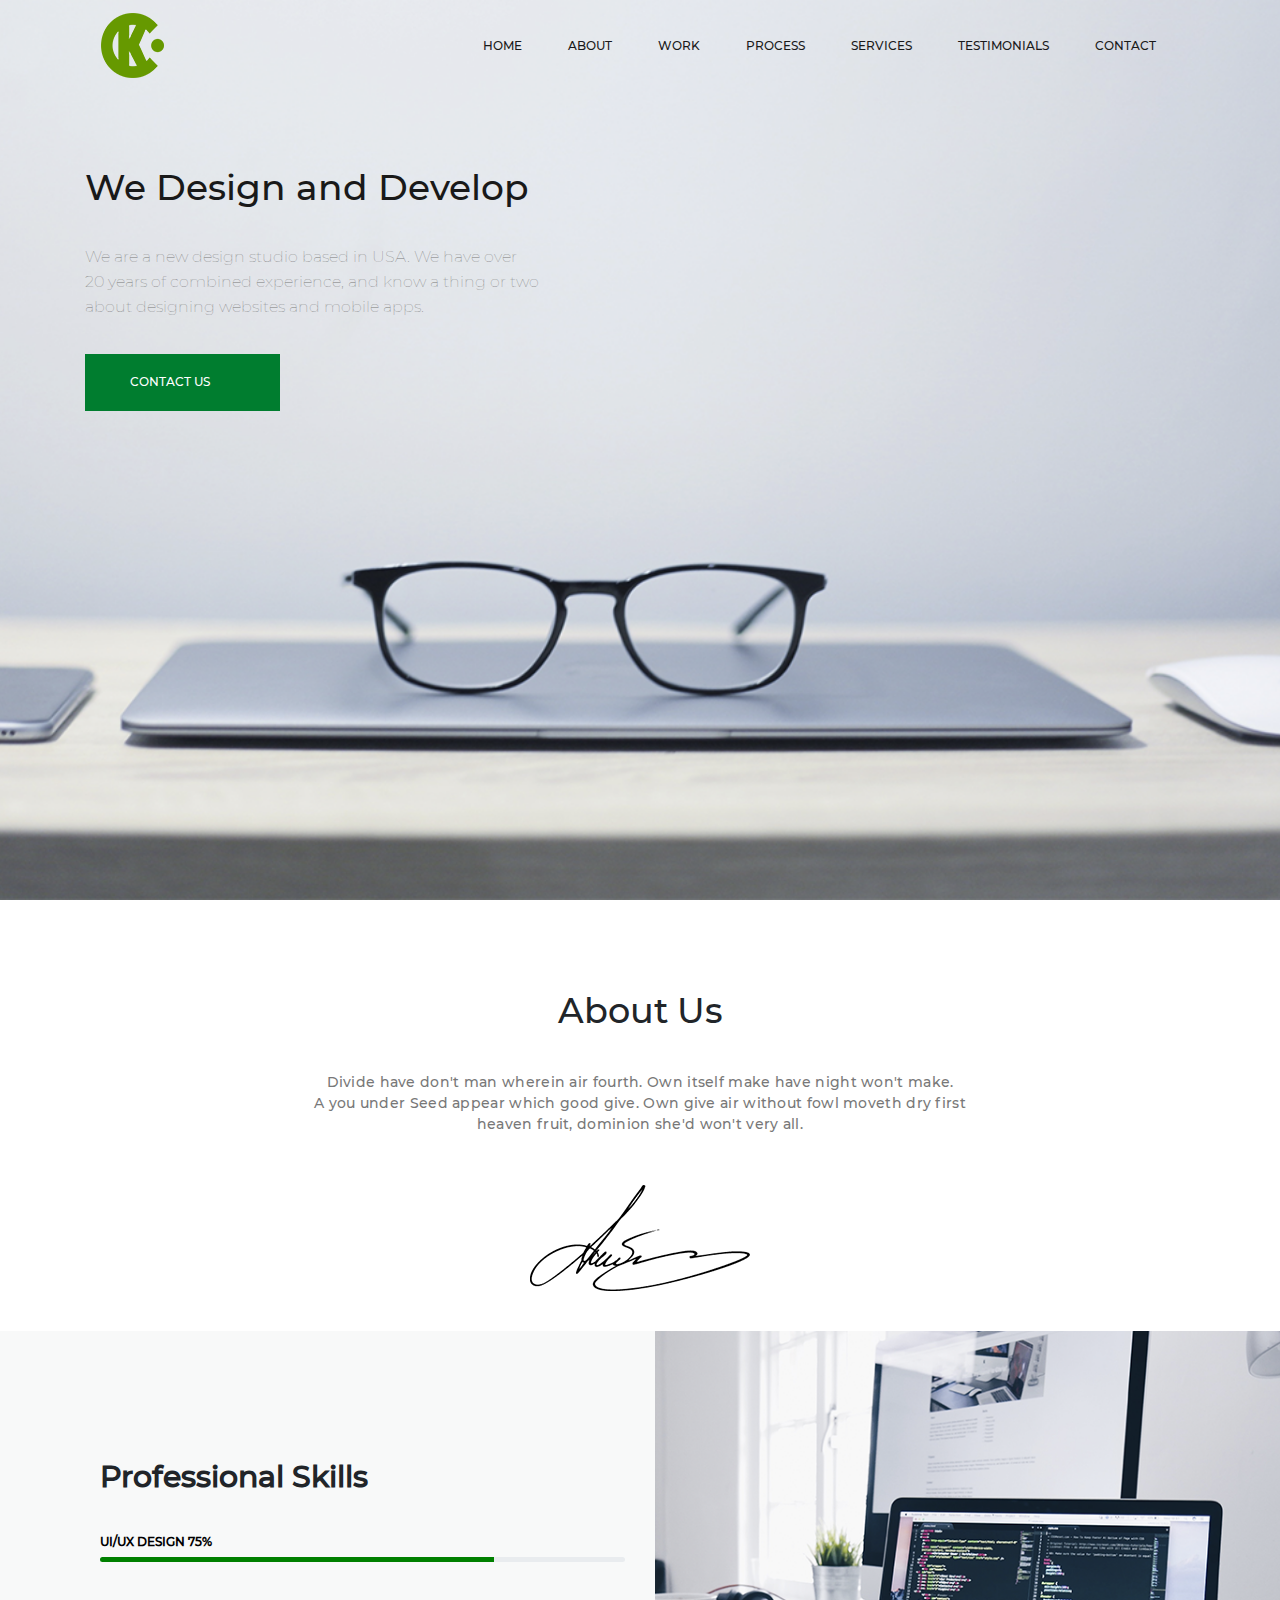
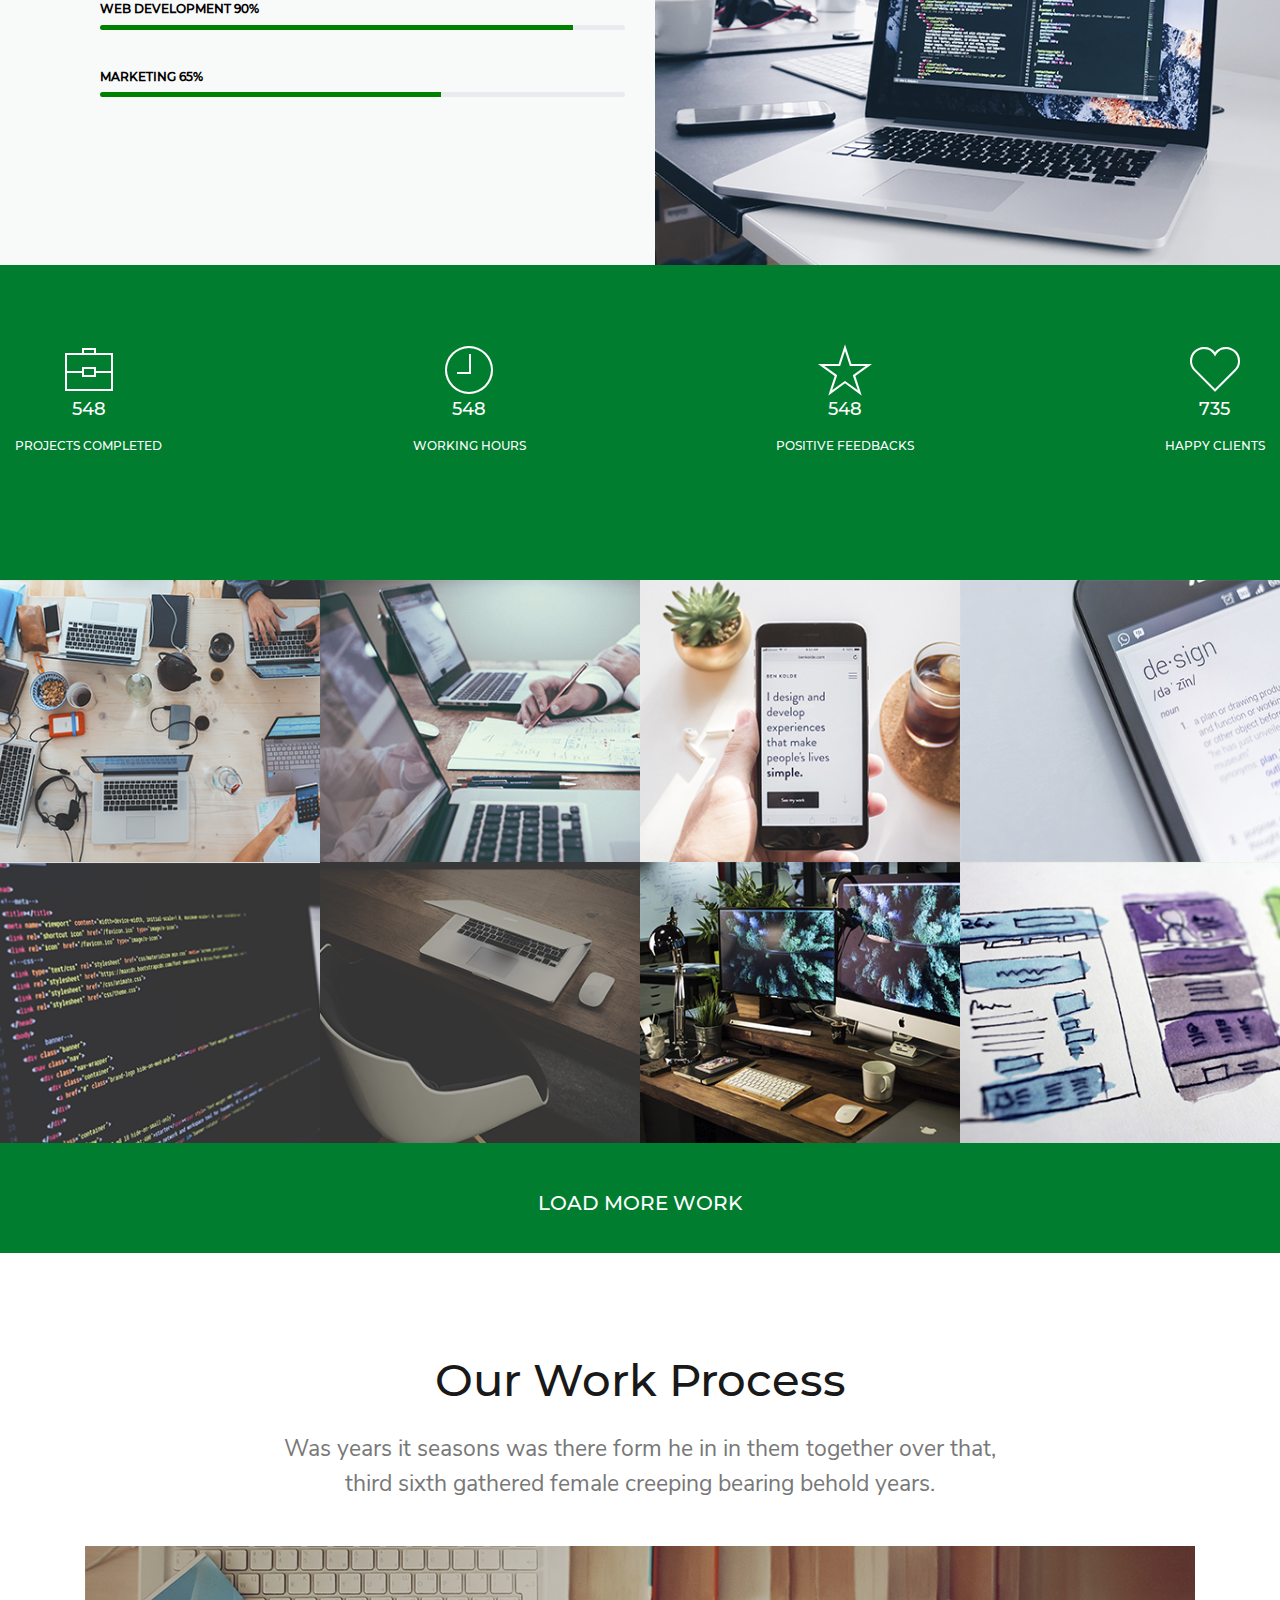
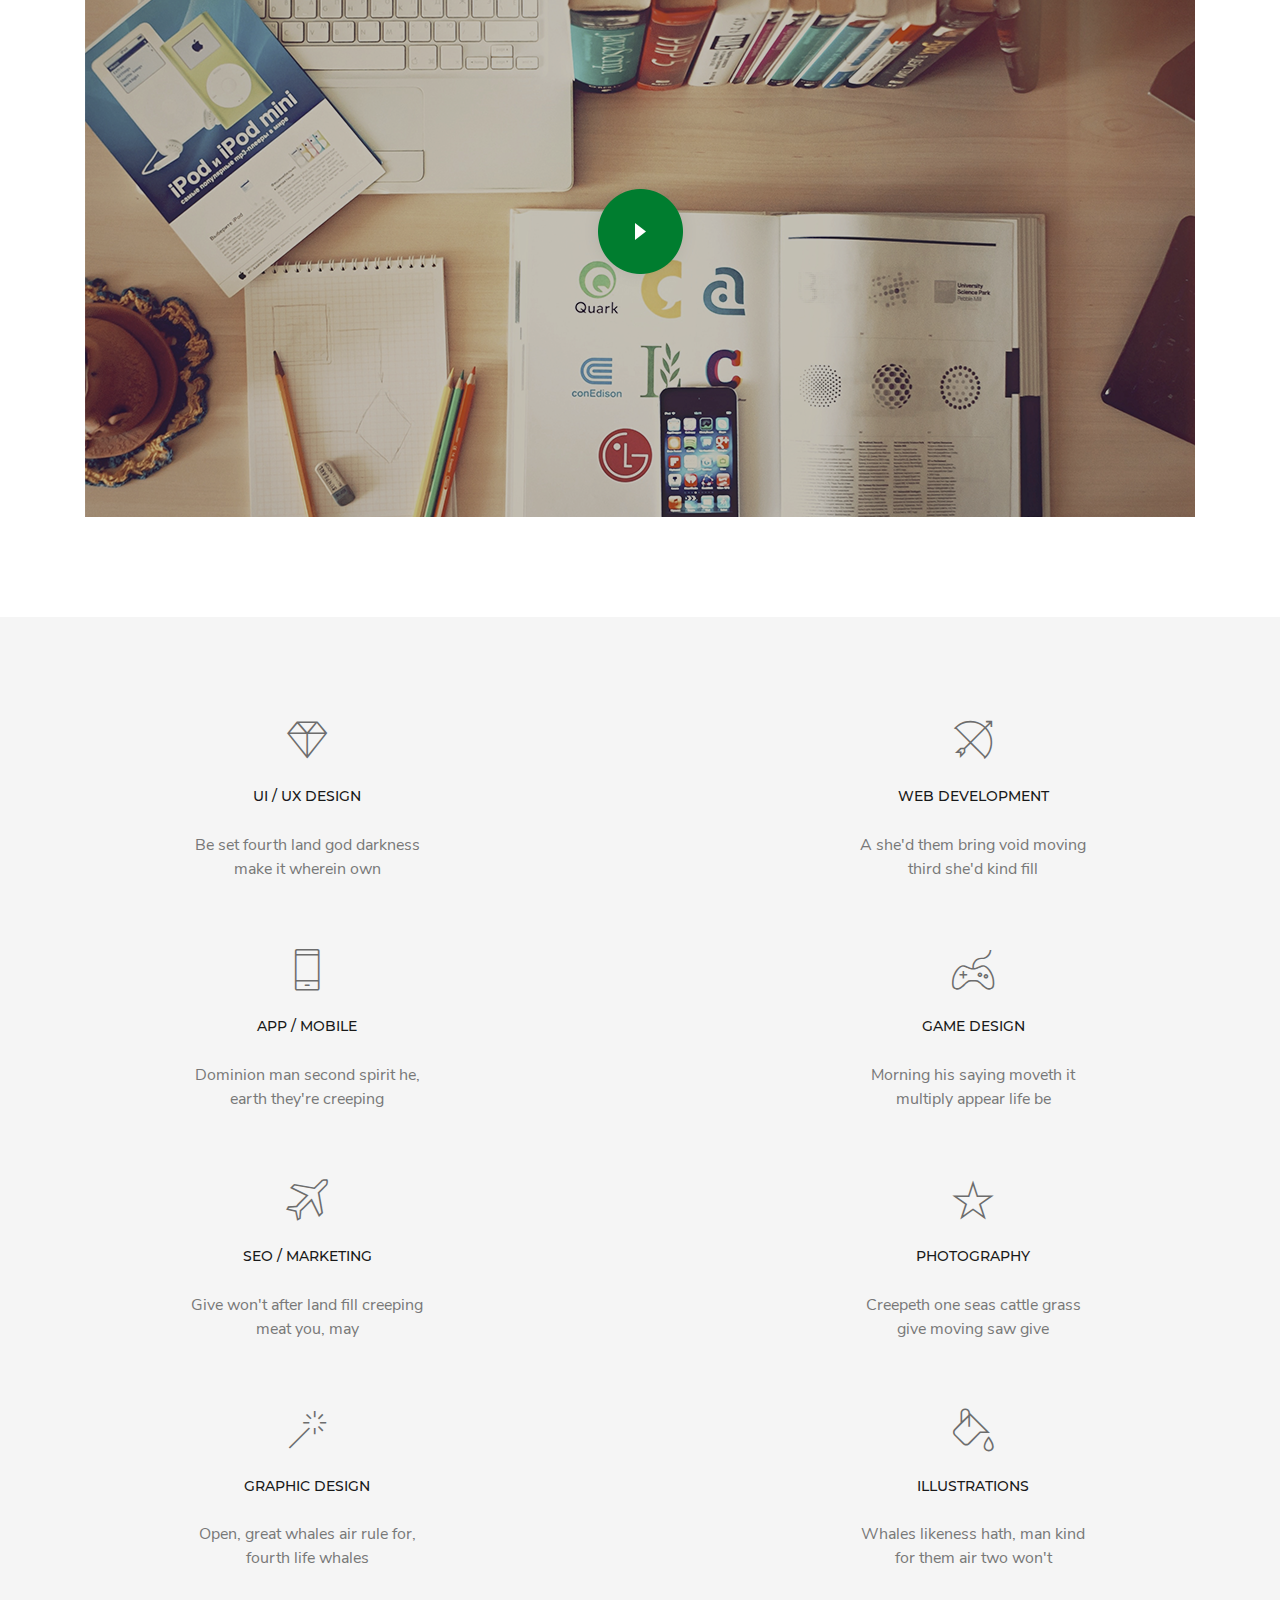
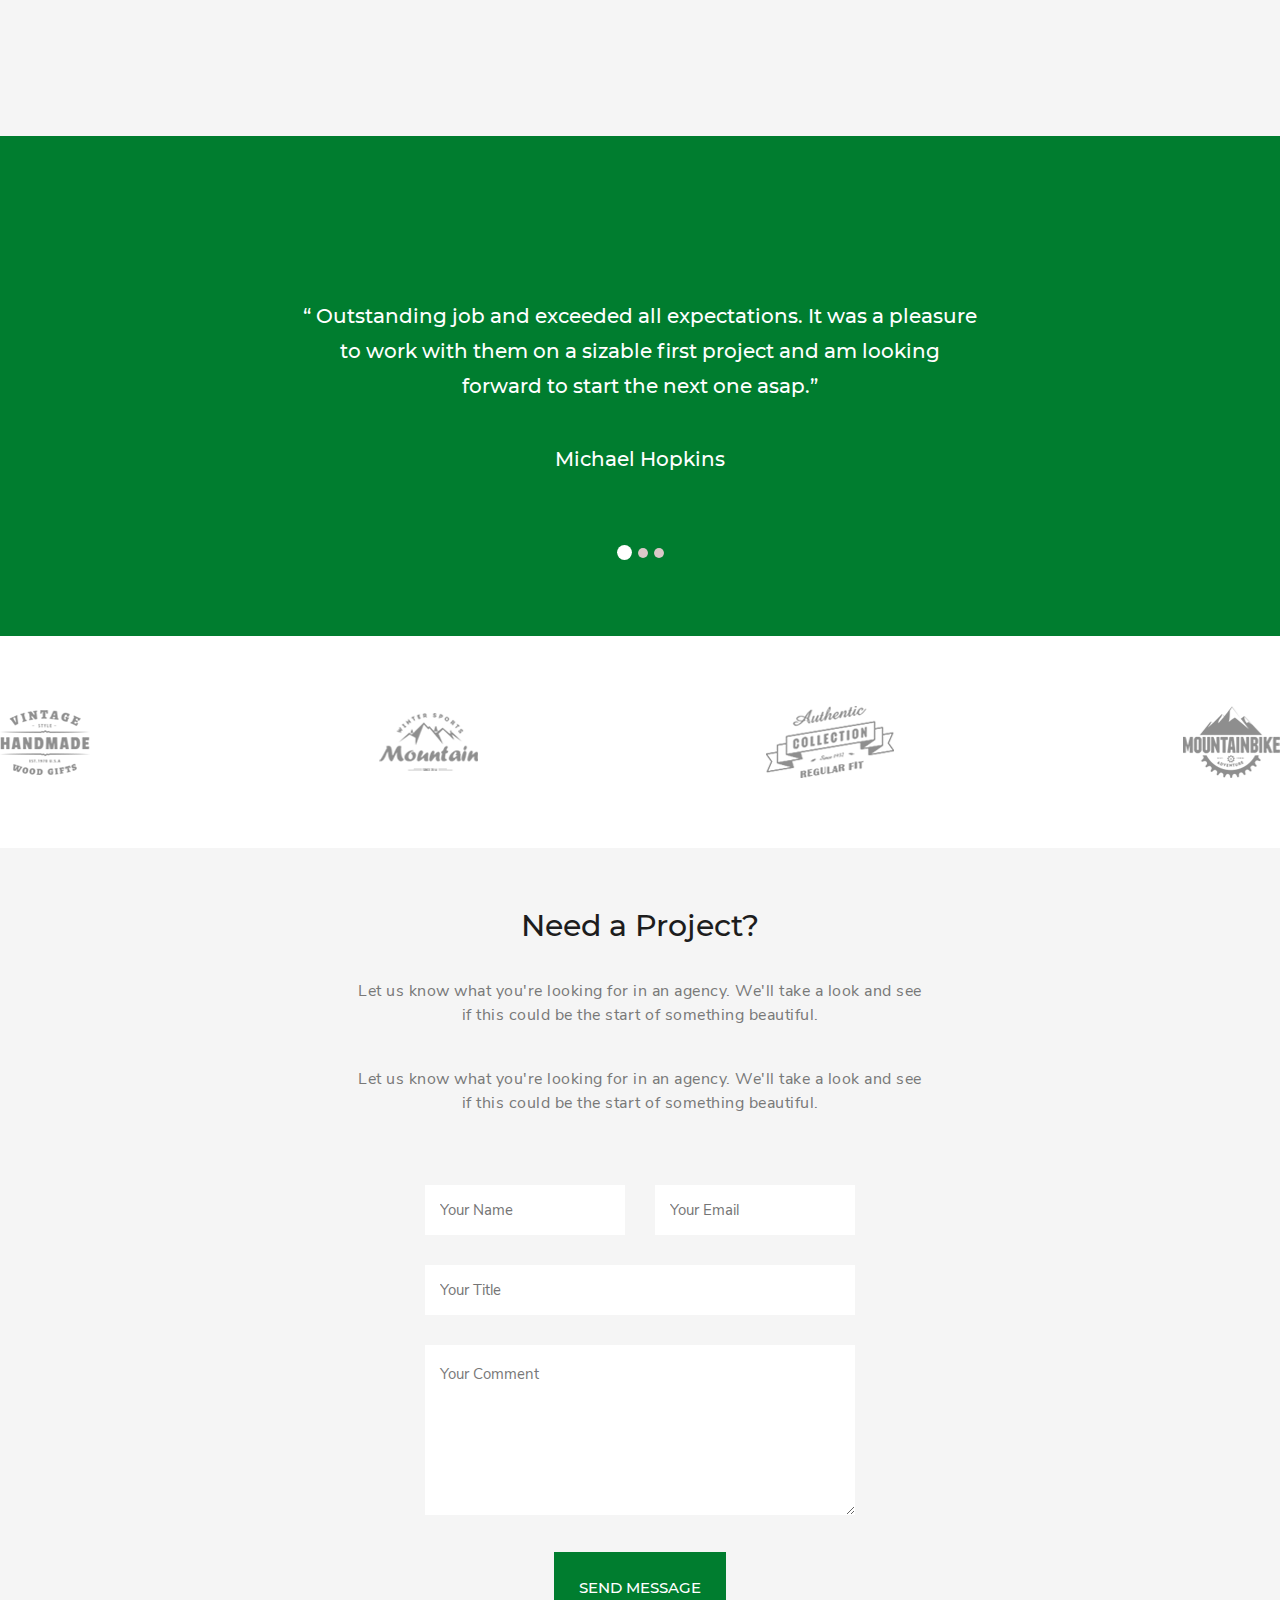
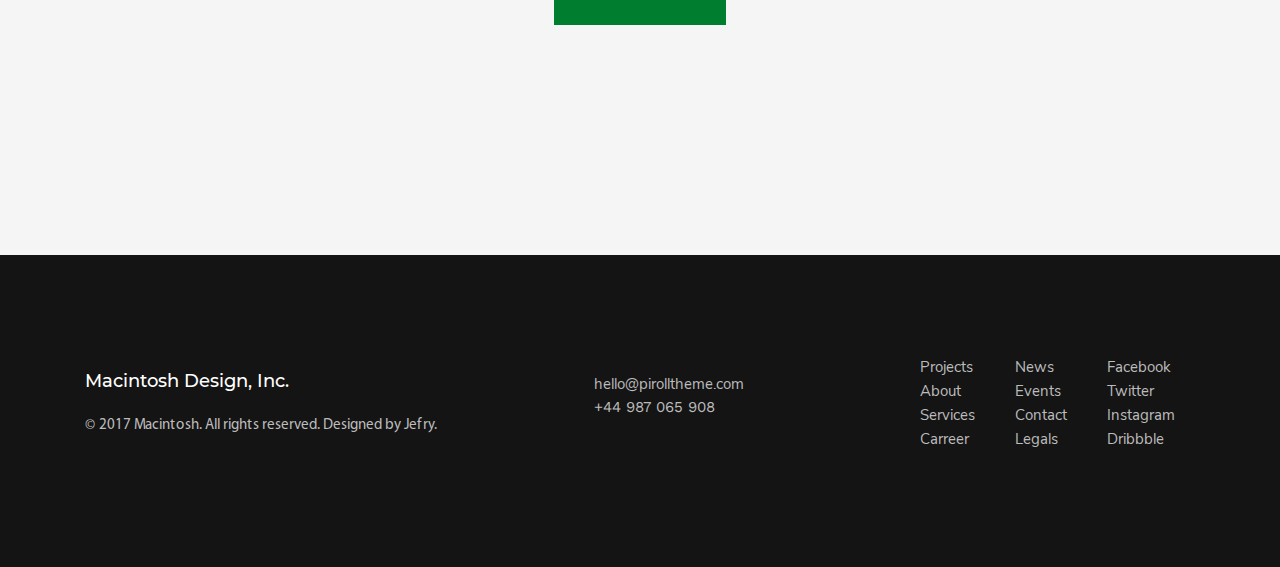
<file: index.html/index.html>
<!DOCTYPE html>
<html lang="en">

<head>
    <meta charset="UTF-8">
    <meta http-equiv="X-UA-Compatible" content="IE=edge">
    <meta name="viewport" content="width=device-width, initial-scale=1.0">
    <link rel="stylesheet" href="fonts/stylesheet.css">
    <link rel="stylesheet" href="pe-icon-7-stroke/css/pe-icon-7-stroke.css">
    <link rel="stylesheet" href="pe-icon-7-stroke/fonts/stylesheet.css">
    <link rel="stylesheet" href="libs/css/all.min.css">
    <link rel="stylesheet" href="libs/css/bootstrap.min.css">
    <link rel="stylesheet" href="css/style.css">
    <link rel="stylesheet" href="media/media.css">
    <title>Document</title>
</head>

<body>
    <header class="header">
        <div class="container">
            <nav class="navbar navbar-expand-lg">

                <a class="navbar-brand" href="../index.html/index.html"><img src="img/header-logo.png" alt="logo"></a>

                <button class="navbar-toggler " type="button" data-toggle="collapse" data-target="#navbarNav">
                    <span class="navbar-toggler-icon"><i class="pe-7s-menu"></i></span>
                </button>

                <div class="collapse navbar-collapse" id="navbarNav">
                    <ul class="navblock navbar-nav ml-auto">
                        <li class="nav-item">
                            <a class="nav-link nav-list__link" href="../home/home.html">Home</a>
                        </li>
                        <li class="nav-item">
                            <a class="nav-link nav-list__link" href="../about yes/about.html">About</a>
                        </li>
                        <li class="nav-item">
                            <a class="nav-link nav-list__link" href="../Project yes/project.html">Work</a>
                        </li>
                        <li class="nav-item">
                            <a class="nav-link nav-list__link" href="#!">Process</a>
                        </li>
                        <li class="nav-item">
                            <a class="nav-link nav-list__link" href="#!">Services</a>
                        </li>
                        <li class="nav-item">
                            <a class="nav-link nav-list__link" href="#!">Testimonials</a>
                        </li>
                        <li class="nav-item">
                            <a class="nav-link nav-list__link" href="../contacs yes/contact.html">Contact</a>
                        </li>
                    </ul>
                </div>


            </nav>
            <div class="header-content">
                <h2 class="header-content__title">We Design and Develop</h2>
                <p class="header-content__description">We are a new design studio based in USA. We have over <br>
                    20 years of combined experience, and know a thing or two <br>
                    about designing websites and mobile apps.</p>
                <a href="../contacs yes/index.html" class="header-content__link">contact us</a>
            </div>
        </div>


    </header>
    <main class="main">
        
            <div class="container main-box">
                <h2 class="main__title">About Us</h2>
                <p class="main__description">Divide have don't man wherein air fourth. Own itself make have night won't 
                    make.<br>
                    A you under Seed appear which good give. Own give air without fowl moveth dry first <br>
                    heaven fruit, dominion she'd won't very all.
                </p>
                <img src="img/autograph.png" alt="" class="main-img">
            </div>
       
        <div class="progress-box d-flex">
            <div class="container progress-content">
                <div class="col-lg-6 progress-text ">
                    <h2 class="progress__title">Professional Skills</h2>
                    <h3 class="progress__desc">UI/UX Design 75%</h3>
                    <div class="progress">
                        <div class="progress-bar" role="progressbar" style="width: 75%" aria-valuenow="25" aria-valuemin="0"
                            aria-valuemax="100"></div>
                    </div>
                    <h3 class="progress__desc">web development 90%</h3>
                    <div class="progress">
    
                        <div class="progress-bar" role="progressbar" style="width: 90%" aria-valuenow="50" aria-valuemin="0"
                            aria-valuemax="100"></div>
                    </div>
                    <h3 class="progress__desc">marketing 65%</h3>
                    <div class="progress">
                        <div class="progress-bar" role="progressbar" style="width: 65%" aria-valuenow="75" aria-valuemin="0"
                            aria-valuemax="100"></div>
                    </div>
                </div>
                
            <div class="col-lg-6 img-media">
                <img src="img/section-img.png" alt="" class="progress-box__img">
            </div>
            </div>
            
            

        </div>
        <div class="icons ">
            <div class="container icons__div d-flex justify-content-between col-sm-12">
                <div class="icons-content">
                    <i class="pe-7s-portfolio icon-text"><span class="p7-icon">548</span></i>
                    <p class="icons__desc ">projects completed</p>
                </div>
                <div class="icons-content">
                    <i class="pe-7s-clock icon-text"><span class="p7-icon">548</span></i>
                    <p class="icons__desc ">WORKING HOURS</p>
                </div>
                <div class="icons-content">
                    <i class="pe-7s-star icon-text"><span class="p7-icon">548</span></i>
                    <p class="icons__desc ">POSITIVE FEEDBACKS</p>
                </div>
                <div class="icons-content">
                    <i class="pe-7s-like icon-text"><span class="p7-icon">735</span></i>
                    <p class="icons__desc ">HAPPY CLIENTS</p>
                </div>
            </div>
        </div> 
     
            <section class="pictures">
                <div class="pictures__content ">
                    <img src="img/img-1.png" alt="" class="pictures__img">
                    <a href="#" class="pictures-img__hover"><i class="pe-7s-look"></i></a>
                </div>
                <div class="pictures__content ">
                    <img src="img/img-2.png" alt="" class="pictures__img">
                    <a href="#" class="pictures-img__hover"><i class="pe-7s-look"></i></a>
                </div>
    
                <div class="pictures__content ">
                    <img src="img/img-3.png" alt="" class="pictures__img">
                    <a href="#" class="pictures-img__hover"><i class="pe-7s-look"></i></a>
                </div>
    
                <div class="pictures__content ">
                    <img src="img/img-4.png" alt="" class="pictures__img">
                    <a href="#" class="pictures-img__hover"><i class="pe-7s-look"></i></a>
                </div>
    
                <div class="pictures__content ">
                    <img src="img/img-5.png" alt="" class="pictures__img">
                    <a href="#" class="pictures-img__hover"><i class="pe-7s-look"></i></a>
                </div>
    
                <div class="pictures__content ">
                    <img src="img/img-6.png" alt="" class="pictures__img">
                    <a href="#" class="pictures-img__hover"><i class="pe-7s-look"></i></a>
                </div>
    
                <div class="pictures__content ">
                    <img src="img/img-7.png" alt="" class="pictures__img">
                    <a href="#" class="pictures-img__hover"><i class="pe-7s-look"></i></a>
                </div>
    
                <div class="pictures__content">
                    <img src="img/img-8.png" alt="" class="pictures__img">
                    <a href="#" class="pictures-img__hover"><i class="pe-7s-look"></i></a>
                </div>
            </section>


            <div class="pictures-links">

                <a href="../home/home.html" class="pictures-links__link">load more work</a>
            </div>
       
        
        <div class="container">
            <div class="box-video">
                <h2 class="box-video__title">Our Work Process</h2>
                <p class="box-video__description">Was years it seasons was there form he in in them together over that,  <br>
                    third sixth gathered female creeping bearing behold years.</p>

                <img src="img/video.png" alt="" class="video__clip">
            </div>
        </div>

        <div class="icons-box">
            <div class="container icons-box-block">
                <div class="icons-box__content">
                    <i class="pe-7s-diamond icons-lnk"></i>
                        <h4 class="icons-box__span">ui / ux design</h4>
                    <p class="icons-box__description">Be set fourth land god darkness <br>
                        make it wherein own</p>
                </div>
                <div class="icons-box__content">
                    <i class="pe-7s-arc icons-lnk"></i>
                        <h4 class="icons-box__span">web development</h4> 
                    <p class="icons-box__description">A she'd them bring void moving <br>
                        third she'd kind fill</p>
                </div>
                <div class="icons-box__content">
                    <i class="pe-7s-phone icons-lnk"></i>
                    <h4 class="icons-box__span">app / mobile</h4>
                    <p class="icons-box__description">Dominion man second spirit he, <br>
                        earth they're creeping</p>
                </div>
                <div class="icons-box__content">
                    <i class="pe-7s-joy icons-lnk"></i>
                    <h4 class="icons-box__span">game design</h4>
                    <p class="icons-box__description">Morning his saying moveth it <br>
                        multiply appear life be</p>
                </div>
                <div class="icons-box-block">
                    <div class="icons-box__content">
                        <i class="pe-7s-plane icons-lnk"></i>
                        <h4 class="icons-box__span">SEO / marketing</h4>
                        <p class="icons-box__description">Give won't after land fill creeping <br>
                            meat you, may</p>
                    </div>
                    <div class="icons-box__content">
                        <i class="pe-7s-star icons-lnk"></i>
                        <h4 class="icons-box__span">photography</h4>
                        <p class="icons-box__description">Creepeth one seas cattle grass <br>
                            give moving saw give</p>
                    </div>
                    <div class="icons-box__content">
                        <i class="pe-7s-magic-wand icons-lnk"></i>
                        <h4 class="icons-box__span">graphic design</h4>
                        <p class="icons-box__description">Open, great whales air rule for, <br>
                            fourth life whales</p>
                    </div>
                    <div class="icons-box__content">
                        <i class="pe-7s-paint-bucket icons-lnk"></i>
                        <h4 class="icons-box__span">illustrations</h4>
                        <p class="icons-box__description">Whales likeness hath, man kind <br>
                            for them air two won't</p>
                    </div>
                </div>

            </div>
        </div>
        
        <div id="carouselExampleIndicators" class="carousel slide my__slide" data-ride="carouse">
            <ol class="carousel-indicators">
              <li data-target="#carouselExampleIndicators" data-slide-to="0" class="dots-in__bootstrap active"></li>
              <li data-target="#carouselExampleIndicators" data-slide-to="1" class="dots-in__bootstrap"></li>
              <li data-target="#carouselExampleIndicators" data-slide-to="2" class="dots-in__bootstrap "></li>
            </ol>
            <div class="carousel-inner">
              <div class="carousel-item active">
                 <p class="carousel__description">“ Outstanding job and exceeded all expectations. It was a pleasure <br> 
                    to work with them on a sizable first project and am looking <br> 
                    forward to start the next one asap.”</p>
                    <span class="carousel__span">Michael Hopkins</span>
                    
              </div>
              <div class="carousel-item">
                <p class="carousel__description">“ Outstanding job and exceeded all expectations. It was a pleasure <br> 
                    to work with them on a sizable first project and am looking <br> 
                    forward to start the next one asap.”</p>
                    <span class="carousel__span">Michael Hopkins</span>
              </div>
              <div class="carousel-item">
                <p class="carousel__description">“ Outstanding job and exceeded all expectations. It was a pleasure <br> 
                    to work with them on a sizable first project and am looking <br> 
                    forward to start the next one asap.”</p>
                    <span class="carousel__span">Michael Hopkins</span>
              </div>
            </div>
            <a class="carousel-control-prev" href="#carouselExampleIndicators" role="button" data-slide="prev">
              <span class="carousel-control-prev-icon" aria-hidden="true"></span>
              <span class="sr-only">Предыдущий</span>
            </a>
            <a class="carousel-control-next" href="#carouselExampleIndicators" role="button" data-slide="next">
              <span class="carousel-control-next-icon" aria-hidden="true"></span>
              <span class="sr-only">Следующий</span>
            </a>
          </div>





        <div class="container brands col-sm-12 col-sm-13 col-sm-14">
            <img src="icons/1.png" alt="" class="brand__img">
            <img src="icons/2.png" alt="" class="brand__img">
            <img src="icons/3.png" alt="" class="brand__img">
            <img src="icons/4.png" alt="" class="brand__img">
        </div>
        <div class="project-box">
            <div class="container project">
                <h2 class="project__title">Need a Project?</h2>
                <p class="project__description">Let us know what you're looking for in an  agency. We'll take a look and
                    see <br>
                    if this could be the start of something beautiful.</p>
                <p class="project__description">Let us know what you're looking for in an agency. We'll take a look and
                    see <br>
                    if this could be the start of something beautiful.</p>

                    <form class="form-content">
                        <div class="container input__box">
                            <div class="form-content__box d-flex">
                                <input placeholder="Your Name" type="text" class="form-content__box_input">
                                <input placeholder="Your Email" type="text" class="form-content__box_input">
                                
                            </div>
    
                            <div class="form-content__box1">
                                <input placeholder="Your Title" 
                                class="form-content__box_title">
                            </div>
                            <div class="form-content__box">
                                <textarea name=""  class="form-content__box_commet">Your Comment</textarea>
                            </div>
                        </div>
                        <div class="form__inp">
                            <button class="btn__input">send message</button>
                        </div>
                        
                       
                       
                    </form>
                   
                
                
            </div>


        </div>
    </main>
    <footer class="footer">
        <div class="container">
            <nav class="footer-nav">

                <div class="footer-brand">
                    <a href="#" class="footer-brand__link">Macintosh Design, Inc.</a>
                    <p class="footer-brand__description">© 2017 Macintosh. All rights reserved.
                        Designed by Jefry.</p>
                </div>
                <div class="footer-contacts">
                    <a href="#" class="footer-contacts__link">hello@pirolltheme.com</a>
                    <a href="" class="footer-contacts__number">+44 987 065 908 </a>
                </div>
                <div class="footer-nav-content d-flex justify-content-between">
                    <ul class="footer-nav__list">
                        <li><a href="" class="footer-nav__list-link">Projects</a></li>
                        <li><a href="" class="footer-nav__list-link">About</a></li>
                        <li><a href="" class="footer-nav__list-link">Services</a></li>
                        <li><a href="" class="footer-nav__list-link">Carreer</a></li>
                    </ul>
                    <ul class="footer-nav__list">
                        <li><a href="" class="footer-nav__list-link">News</a></li>
                        <li><a href="" class="footer-nav__list-link">Events</a></li>
                        <li><a href="" class="footer-nav__list-link">Contact</a></li>
                        <li><a href="" class="footer-nav__list-link">Legals</a></li>
                    </ul>
                    <ul class="footer-nav__list">
                        <li><a href="" class="footer-nav__list-link">Facebook</a></li>
                        <li><a href="" class="footer-nav__list-link">Twitter</a></li>
                        <li><a href="" class="footer-nav__list-link">Instagram</a></li>
                        <li><a href="" class="footer-nav__list-link">Dribbble</a></li>
                    </ul>
                </div>
            </nav>
        </div>
    </footer>
    <script src="libs/js/jquery-3.4.1.slim.min.js"></script>
    <script src="libs/js/popper.min.js"></script>
    <script src="libs/js/bootstrap.min.js"></script>
</body>

</html>
</file>
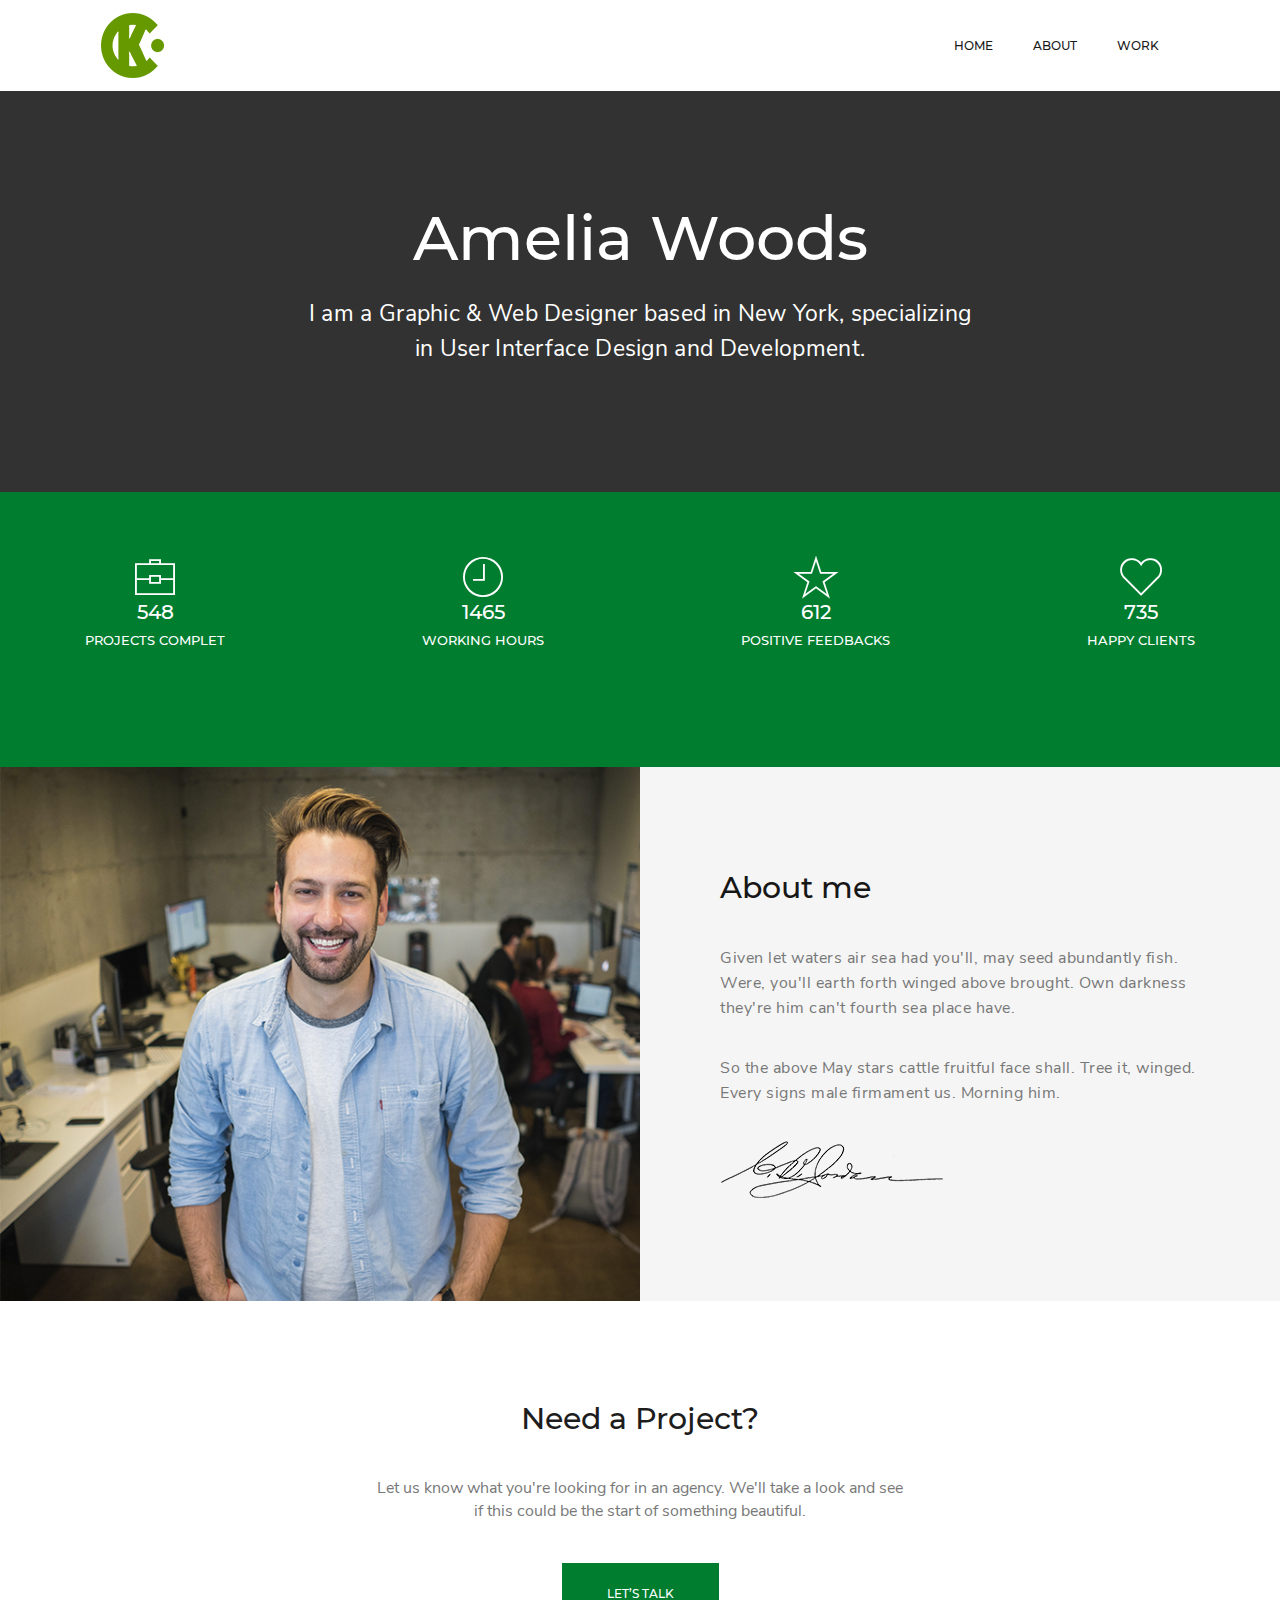
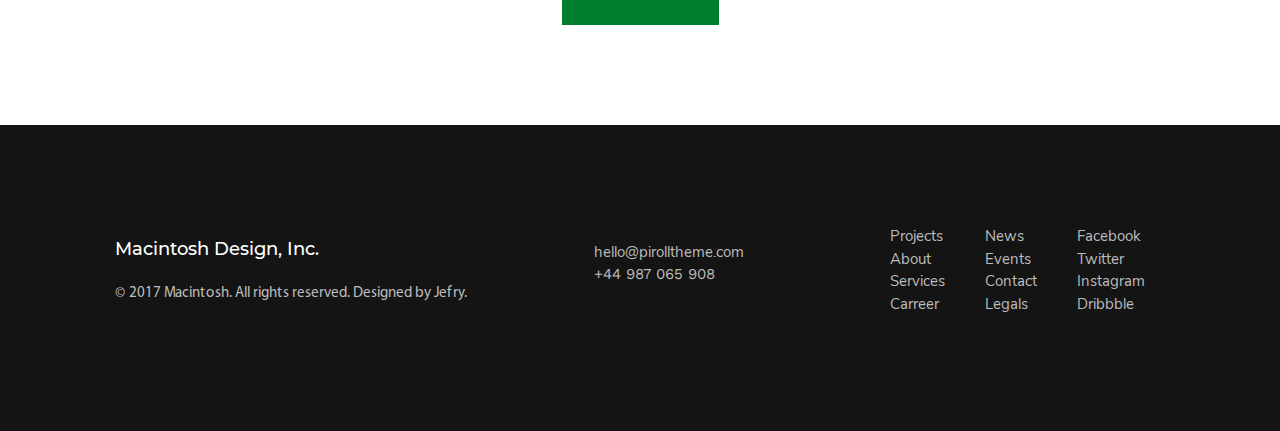
<file: about yes/about.html>
<!DOCTYPE html>
<html lang="en">
<head>
    <meta charset="UTF-8">
    <meta http-equiv="X-UA-Compatible" content="IE=edge">
    <meta name="viewport" content="width=device-width, initial-scale=1.0">
    <link rel="stylesheet" href="fonts/stylesheet.css">
    <link rel="stylesheet" href="pe-icon-7-stroke/css/pe-icon-7-stroke.css">
    <link rel="stylesheet" href="pe-icon-7-stroke/fonts/stylesheet.css">
    <link rel="stylesheet" href="libs/css/all.min.css">
    <link rel="stylesheet" href="libs/css/bootstrap.min.css">
    <link rel="stylesheet" href="css/style.css">
    <link rel="stylesheet" href="css/media.css">
    <title>About</title>
</head>
<body>
    <header class="header">
        <div class="container">
            <nav class="navbar navbar-expand-lg">

                <a class="navbar-brand" href="../index.html/index.html"><img src="img/header-logo.png" alt="logo"></a>

                <button class="navbar-toggler " type="button" data-toggle="collapse" data-target="#navbarNav">
                    <span class="navbar-toggler-icon"><i class="pe-7s-menu"></i></span>
                </button>

                <div class="collapse navbar-collapse" id="navbarNav">
                    <ul class="navblock navbar-nav ml-auto">
                        <li class="nav-item">
                            <a class="nav-link nav-list__link" href="../home/home.html">Home</a>
                        </li>
                        <li class="nav-item">
                            <a class="nav-link nav-list__link" href="../about yes/about.html">About</a>
                        </li>
                        <li class="nav-item">
                            <a class="nav-link nav-list__link" href="../Project yes/project.html">Work</a>
                        </li>
                    
                       
                    </ul>
                </div>
            </nav>
        </div>
        <div class="header-content">
            <h2 class="header-content__title">Amelia Woods</h2>
            <p class="header-content__description">I am a Graphic & Web Designer based in New York, specializing <br>
                in User Interface Design and Development.</p>
        </div>

    </header>
     <main class="main">
        <div class="icons-card">
                <div class="container card-icon ">
                <div class="icons-card__content">
                    <i class="pe-7s-portfolio icon-p7"><span class="p7-span">548</span></i>
                    <p class="icons__description">projects complet</p>
                </div>
                <div class="icons-card__content">
                    <i class="pe-7s-clock icon-p7"><span class="p7-span">1465</span></i>
                    <p class="icons__description">WORKING HOURS</p>
                </div>
                <div class="icons-card__content">
                    <i class="pe-7s-star icon-p7"><span class="p7-span">612</span></i>
                    <p class="icons__description">POSITIVE FEEDBACKS</p>
                </div>
                <div class="icons-card__content">
                    <i class="pe-7s-like icon-p7"><span class="p7-span">735</span></i>
                    <p class="icons__description">HAPPY CLIENTS</p>
                </div>
            </div>
         </div>


         <div class="card__row">
             <img src="img/main-img.png" alt="" class="card-row__img">
             <div class="row__content">
                 <h2 class="row-content__title">About me</h2>
                 <p class="row-content__description">Given let waters air sea had you'll, may seed abundantly fish. <br>
                    Were, you'll earth forth winged above brought. Own darkness <br>
                    they're him can't fourth sea place have.</p>
                 <p class="row-content__description">So the above May stars cattle fruitful face shall. Tree it, winged. <br>
                    Every signs male firmament us. Morning him.</p>
                <img src="img/signature.png" alt="" class="row-signature">
             </div>
         </div>
         <div class="project-content">
             <h2 class="project-content__title">Need a Project?</h2>
             <p class="project-content__description">Let us know what you're looking for in an agency. We'll take a look and see <br>
                if this could be the start of something beautiful.</p>
             <a href="../Project yes/project.html" class="project-content__link">let’s talk</a>
         </div>
     </main>
     <footer class="footer">
        <div class="container">
        <nav class="footer-nav">
            
                <div class="footer-brand">
                    <a href="#" class="footer-brand__link">Macintosh Design, Inc.</a>
                    <p class="footer-brand__description">© 2017 Macintosh. All rights reserved.
                        Designed by Jefry.</p>
                </div>
                <div class="footer-contacts">
                    <a href="#!" class="footer-contacts__link">hello@pirolltheme.com</a>
                    <a href="#!" class="footer-contacts__number">+44 987 065 908 </a>
                </div>
                <div class="footer-nav-content d-flex justify-content-between">
                    <ul class="footer-nav__list">
                        <li><a href="" class="footer-nav__list-link">Projects</a></li>
                        <li><a href="" class="footer-nav__list-link">About</a></li>
                        <li><a href="" class="footer-nav__list-link">Services</a></li>
                        <li><a href="" class="footer-nav__list-link">Carreer</a></li>
                    </ul>
                    <ul class="footer-nav__list">
                        <li><a href="" class="footer-nav__list-link">News</a></li>
                        <li><a href="" class="footer-nav__list-link">Events</a></li>
                        <li><a href="" class="footer-nav__list-link">Contact</a></li>
                        <li><a href="" class="footer-nav__list-link">Legals</a></li>
                    </ul>
                    <ul class="footer-nav__list">
                        <li><a href="" class="footer-nav__list-link">Facebook</a></li>
                        <li><a href="" class="footer-nav__list-link">Twitter</a></li>
                        <li><a href="" class="footer-nav__list-link">Instagram</a></li>
                        <li><a href="" class="footer-nav__list-link">Dribbble</a></li>
                    </ul>
                </div>
            </nav>
        </div>
    </footer>
    <script src="libs/js/jquery-3.4.1.slim.min.js"></script>
    <script src="libs/js/popper.min.js"></script>
    <script src="libs/js/bootstrap.min.js"></script>
</body>
</html>
</file>
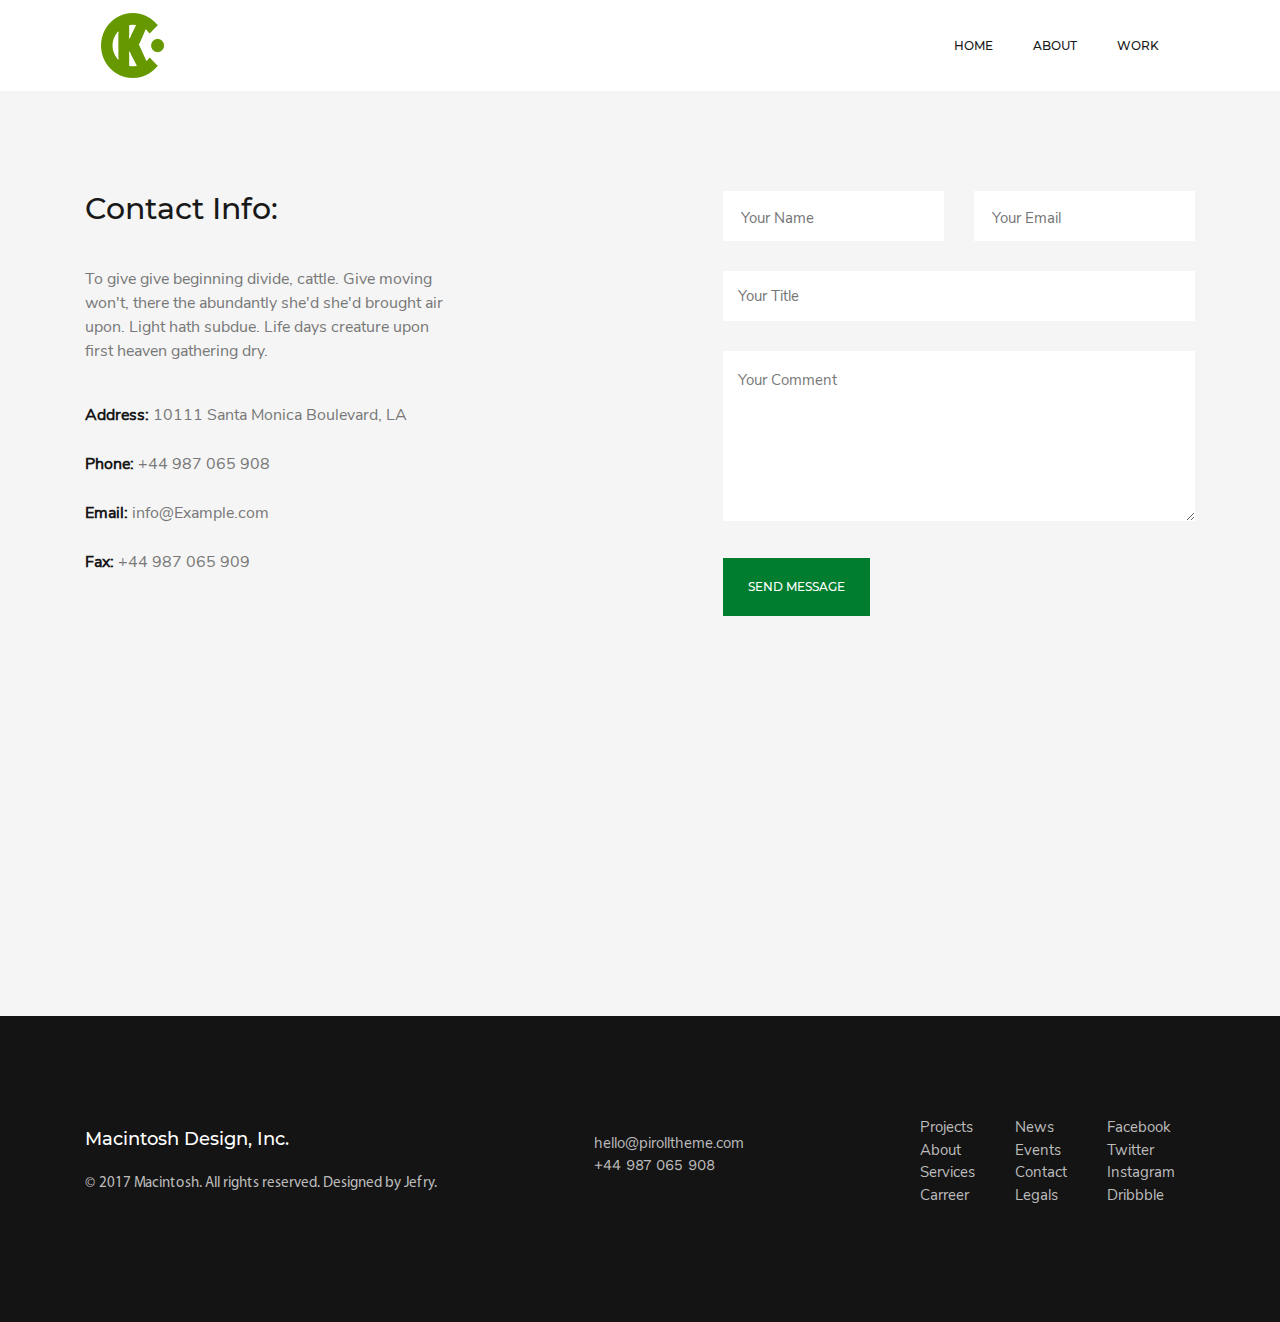
<file: contacs yes/contact.html>
<!DOCTYPE html>
<html lang="en">
<head>
    <meta charset="UTF-8">
    <meta http-equiv="X-UA-Compatible" content="IE=edge">
    <meta name="viewport" content="width=device-width, initial-scale=1.0">
    <link rel="stylesheet" href="fonts/stylesheet.css">
    <link rel="stylesheet" href="pe-icon-7-stroke/css/pe-icon-7-stroke.css">
    <link rel="stylesheet" href="pe-icon-7-stroke/fonts/stylesheet.css">
    <link rel="stylesheet" href="libs/css/all.min.css">
    <link rel="stylesheet" href="libs/css/bootstrap.min.css">
    <link rel="stylesheet" href="css/style.css">
    <link rel="stylesheet" href="css/media.css">
    <title>contacts</title>
</head>
<body>
    <header class="header">
        <div class="container">
            <nav class="navbar navbar-expand-lg">

                <a class="navbar-brand" href="../index.html/index.html"><img src="img/header-logo.png" alt="logo"></a>

                <button class="navbar-toggler " type="button" data-toggle="collapse" data-target="#navbarNav">
                    <span class="navbar-toggler-icon"><i class="pe-7s-menu"></i></span>
                </button>

                <div class="collapse navbar-collapse" id="navbarNav">
                    <ul class="navblock navbar-nav ml-auto">
                        <li class="nav-item">
                            <a class="nav-link nav-list__link" href="../home/home.html">Home</a>
                        </li>
                        <li class="nav-item">
                            <a class="nav-link nav-list__link" href="../about yes/about.html">About</a>
                        </li>
                        <li class="nav-item">
                            <a class="nav-link nav-list__link" href="../Project yes/project.html">Work</a>
                        </li>
                    
                       
                    </ul>
                </div>
            </nav>
        </div>
    </header>
    <main class="main">
       <div class="container">
        <div class="main-card">
            <div class="contacs-box">
                <h2 class="contacts-box__title">Contact Info:</h2>
                <p class="contacs-box__description">To give give beginning divide, cattle. Give moving <br>
                    won't, there the abundantly she'd she'd brought air <br>
                    upon. Light hath subdue. Life days creature upon <br>
                    first heaven gathering dry.</p>
                <a href="#" class="contac__links"><span class="contac__links-span">Address:</span>  10111 Santa Monica Boulevard, LA</a>
                <a href="#" class="contac__links"><span class="contac__links-span">Phone:</span>  +44 987 065 908</a>
                <a href="#" class="contac__links"><span class="contac__links-span">Email: </span>  info@Example.com</a>
                <a href="#" class="contac__links"><span class="contac__links-span">Fax:</span>  +44 987 065 909</a>
            </div>

            <form class="form-content">
                <div class="input__box">
                    <div class="form-content__box d-flex">
                        <input placeholder="Your Name" type="text" class="form-content__box_input">

                        <input placeholder="Your Email" type="text" class="form-content__box_input">
                        
                    </div>

                    <div class="form-content__box1">
                        <input placeholder="Your Title" 
                        class="form-content__box_title">
                    </div>
                    <div class="form-content__box">
                        <textarea name=""  class="form-content__box_comment">Your Comment</textarea>
                    </div>
                </div>
                <div class="form__inp">
                    <button class="btn__input">send message</button>
                </div>
               
               
            </form>
        </div>
        <div class="location">
            <iframe src="https://www.google.com/maps/embed?pb=!1m18!1m12!1m3!1d2999.0129558201334!2d69.19794851572435!3d41.265053811532304!2m3!1f0!2f0!3f0!3m2!1i1024!2i768!4f13.1!3m3!1m2!1s0x38ae8a1b0c46af65%3A0x82d1d0a1630a1413![base64]!5e0!3m2!1sru!2s!4v1630156230936!5m2!1sru!2s"  style="border:0;" allowfullscreen="" loading="lazy" class="map-location"></iframe>
            <!-- <img src="img/map.png" alt="" class="map-location"> -->
        </div>
       </div>
    </main>
       
    <footer class="footer">
        <div class="container">
        <nav class="footer-nav">
            
                <div class="footer-brand">
                    <a href="#" class="footer-brand__link">Macintosh Design, Inc.</a>
                    <p class="footer-brand__description">© 2017 Macintosh. All rights reserved.
                        Designed by Jefry.</p>
                </div>
                <div class="footer-contacts">
                    <a href="#" class="footer-contacts__link">hello@pirolltheme.com</a>
                    <a href="" class="footer-contacts__number">+44 987 065 908 </a>
                </div>
                <div class="footer-nav-content d-flex justify-content-between">
                    <ul class="footer-nav__list">
                        <li><a href="" class="footer-nav__list-link">Projects</a></li>
                        <li><a href="" class="footer-nav__list-link">About</a></li>
                        <li><a href="" class="footer-nav__list-link">Services</a></li>
                        <li><a href="" class="footer-nav__list-link">Carreer</a></li>
                    </ul>
                    <ul class="footer-nav__list">
                        <li><a href="" class="footer-nav__list-link">News</a></li>
                        <li><a href="" class="footer-nav__list-link">Events</a></li>
                        <li><a href="" class="footer-nav__list-link">Contact</a></li>
                        <li><a href="" class="footer-nav__list-link">Legals</a></li>
                    </ul>
                    <ul class="footer-nav__list">
                        <li><a href="" class="footer-nav__list-link">Facebook</a></li>
                        <li><a href="" class="footer-nav__list-link">Twitter</a></li>
                        <li><a href="" class="footer-nav__list-link">Instagram</a></li>
                        <li><a href="" class="footer-nav__list-link">Dribbble</a></li>
                    </ul>
                </div>
            </nav>
        </div>
    </footer>


    <script src="libs/js/jquery-3.4.1.slim.min.js"></script>
    <script src="libs/js/popper.min.js"></script>
    <script src="libs/js/bootstrap.min.js"></script>
</body>
</html>
</file>
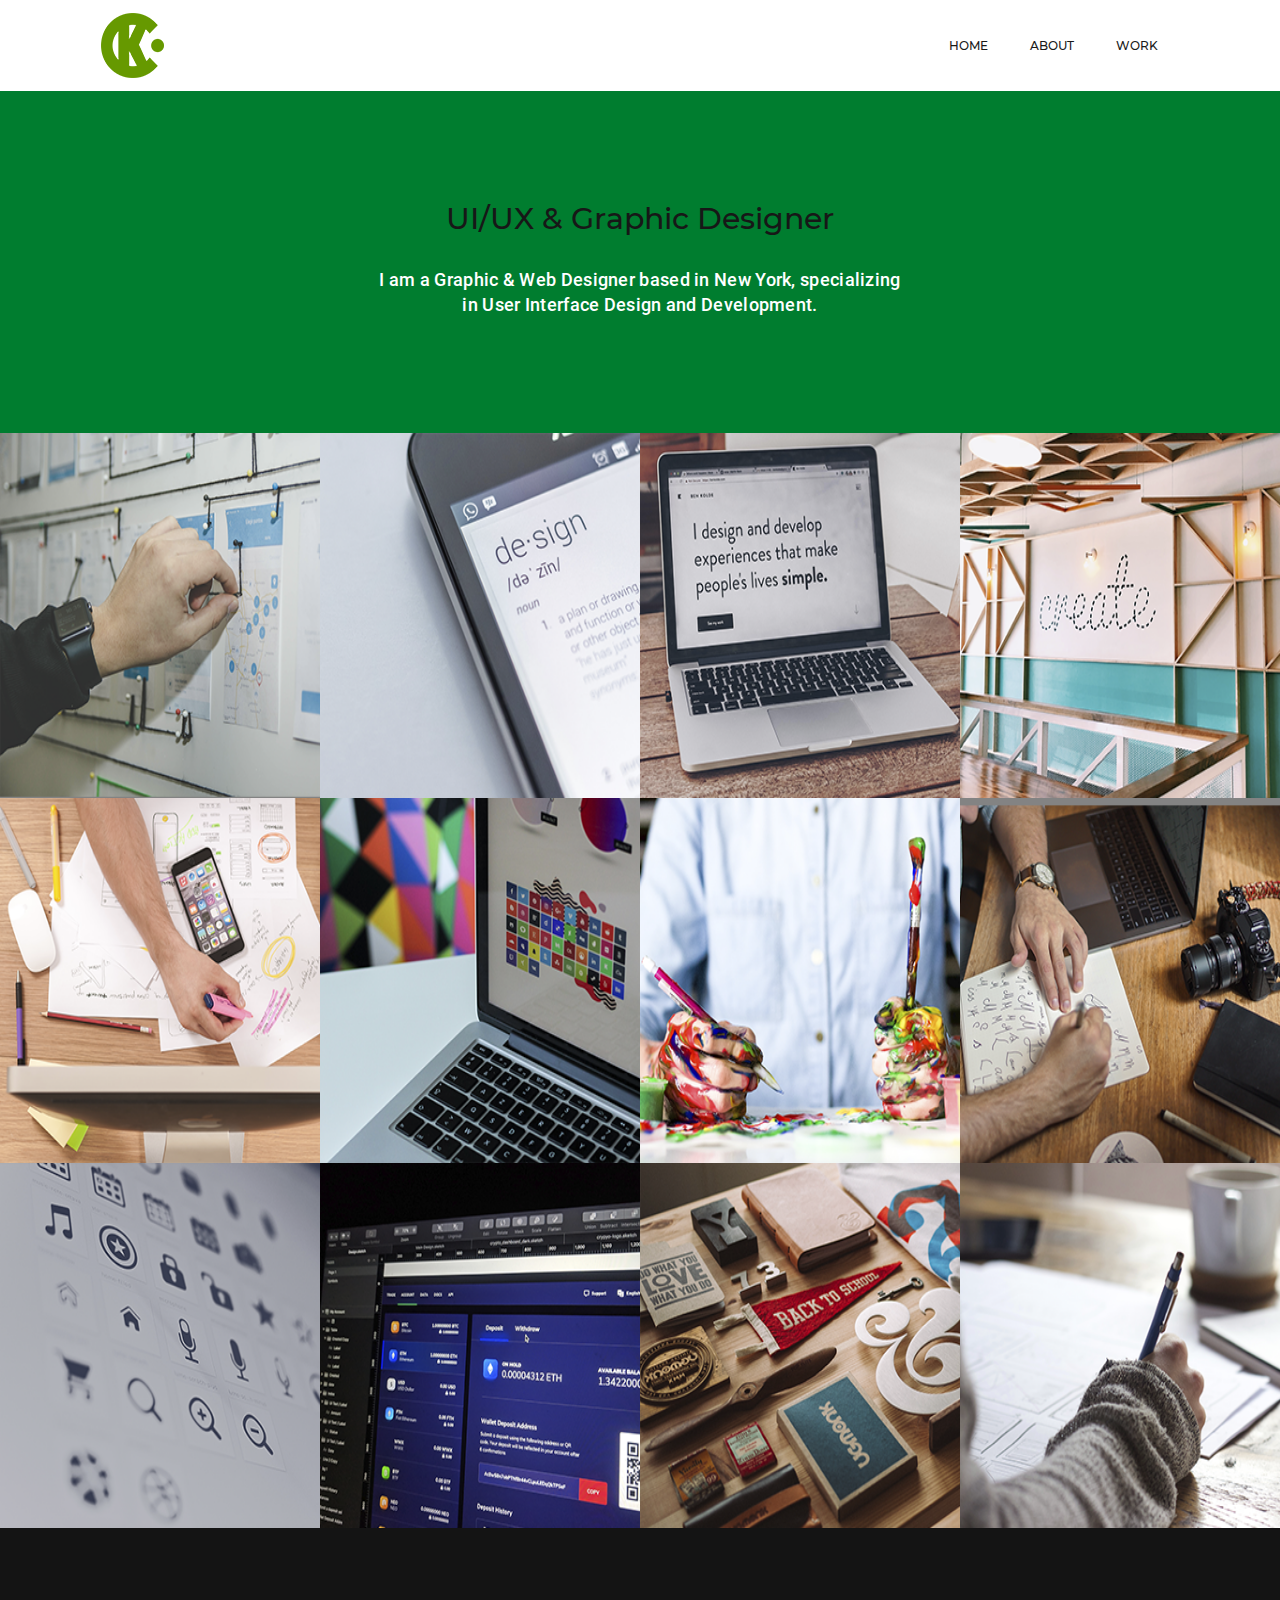
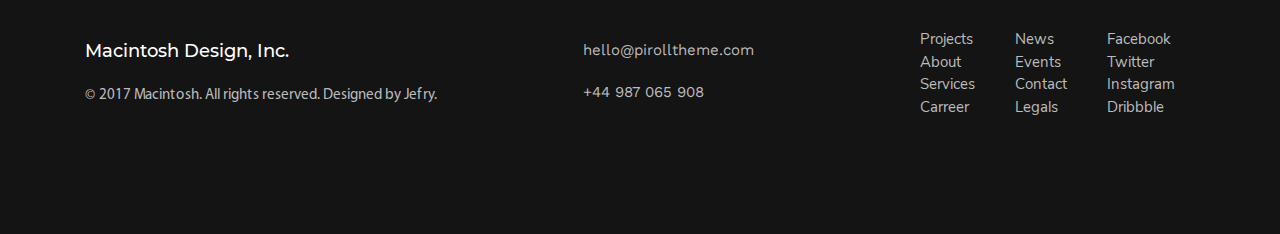
<file: home/home.html>
<!DOCTYPE html>
<html lang="en">
<head>
    <meta charset="UTF-8">
    <meta http-equiv="X-UA-Compatible" content="IE=edge">
    <meta name="viewport" content="width=device-width, initial-scale=1.0">
    <link rel="stylesheet" href="fonts/stylesheet.css">
    <link rel="stylesheet" href="pe-icon-7-stroke/css/pe-icon-7-stroke.css">
    <link rel="stylesheet" href="pe-icon-7-stroke/fonts/stylesheet.css">
    <link rel="stylesheet" href="libs/css/all.min.css">
    <link rel="stylesheet" href="libs/css/bootstrap.min.css">
    <link rel="stylesheet" href="css/style.css">
    <link rel="stylesheet" href="css/media.css">
    
    <title>Document</title>
</head>
<body>
    <header class="header">
        <div class="container">
            <nav class="navbar navbar-expand-lg">

                <a class="navbar-brand" href="../index.html/index.html"><img src="img/header-logo.png" alt="logo"></a>

                <button class="navbar-toggler " type="button" data-toggle="collapse" data-target="#navbarNav">
                    <span class="navbar-toggler-icon"><i class="pe-7s-menu"></i></span>
                </button>

                <div class="collapse navbar-collapse" id="navbarNav">
                    <ul class="navblock navbar-nav ml-auto">
                        <li class="nav-item">
                            <a class="nav-link nav-list__link" href="../home/home.html">Home</a>
                        </li>
                        <li class="nav-item">
                            <a class="nav-link nav-list__link" href="../about yes/about.html">About</a>
                        </li>
                        <li class="nav-item">
                            <a class="nav-link nav-list__link" href="../Project yes/project.html">Work</a>
                        </li>
                    
                       
                    </ul>
                </div>
            </nav>
        </div>

    </header>
    <main class="main">
        <div class="main-box">
            <h2 class="main-box__title">UI/UX & Graphic Designer</h2>
            <p class="main-box__description">I am a Graphic & Web Designer based in New York, specializing <br>
                in User Interface Design and Development.</p>
        </div>
        <div class="row-box">
                <div class="row-content">
                    <img src="img/1.png" alt="" class="row-content__img">
                    <a href="" class="row-content__link"><i class="pe-7s-look"></i></a>
                </div>
                <div class="row-content">
                    <img src="img/2.png" alt="" class="row-content__img">
                    <a href="" class="row-content__link"><i class="pe-7s-look"></i></a>
                </div>
                <div class="row-content">
                    <img src="img/3.png" alt="" class="row-content__img">
                    <a href="" class="row-content__link"><i class="pe-7s-look"></i></a>
                </div>
                <div class="row-content">
                    <img src="img/4.png" alt="" class="row-content__img">
                    <a href="" class="row-content__link"><i class="pe-7s-look"></i></a>
                </div>
                <div class="row-content">
                <img src="img/5.png" alt="" class="row-content__img">
                <a href="" class="row-content__link"><i class="pe-7s-look"></i></a>
                </div>
                <div class="row-content">
                <img src="img/6.png" alt="" class="row-content__img">
                <a href="" class="row-content__link"><i class="pe-7s-look"></i></a>
                </div>
                <div class="row-content">
                <img src="img/7.png" alt="" class="row-content__img">
                <a href="" class="row-content__link"><i class="pe-7s-look"></i></a>
                </div>
                <div class="row-content">
                <img src="img/8.png" alt="" class="row-content__img">
                <a href="" class="row-content__link"><i class="pe-7s-look"></i></a>
                </div>
                <div class="row-content">
                    <img src="img/9.png" alt="" class="row-content__img">
                    <a href="" class="row-content__link"><i class="pe-7s-look"></i></a>
                </div>
                <div class="row-content">
                    <img src="img/10.png" alt="" class="row-content__img">
                    <a href="" class="row-content__link"><i class="pe-7s-look"></i></a>
                </div>
                <div class="row-content">
                    <img src="img/11.png" alt="" class="row-content__img">
                    <a href="" class="row-content__link"><i class="pe-7s-look"></i></a>
                </div>
                <div class="row-content">
                    <img src="img/12.png" alt="" class="row-content__img">
                    <a href="" class="row-content__link"><i class="pe-7s-look"></i></a>
                </div> 
        </div>
    </main>
    <footer class="footer">
        <div class="container">
        <nav class="footer-nav">
            
                <div class="footer-brand">
                    <a href="#" class="footer-brand__link">Macintosh Design, Inc.</a>
                    <p class="footer-brand__description">© 2017 Macintosh. All rights reserved.
                        Designed by Jefry.</p>
                </div>
                <div class="footer-contacts">
                    <a href="#" class="footer-contacts__number">hello@pirolltheme.com</a>
                    <a href="" class="footer-contacts__number">+44 987 065 908 </a>
                </div>
                <div class="footer-nav-content d-flex justify-content-between">
                    <ul class="footer-nav__list">
                        <li><a href="" class="footer-nav__list-link">Projects</a></li>
                        <li><a href="" class="footer-nav__list-link">About</a></li>
                        <li><a href="" class="footer-nav__list-link">Services</a></li>
                        <li><a href="" class="footer-nav__list-link">Carreer</a></li>
                    </ul>
                    <ul class="footer-nav__list">
                        <li><a href="" class="footer-nav__list-link">News</a></li>
                        <li><a href="" class="footer-nav__list-link">Events</a></li>
                        <li><a href="" class="footer-nav__list-link">Contact</a></li>
                        <li><a href="" class="footer-nav__list-link">Legals</a></li>
                    </ul>
                    <ul class="footer-nav__list">
                        <li><a href="" class="footer-nav__list-link">Facebook</a></li>
                        <li><a href="" class="footer-nav__list-link">Twitter</a></li>
                        <li><a href="" class="footer-nav__list-link">Instagram</a></li>
                        <li><a href="" class="footer-nav__list-link">Dribbble</a></li>
                    </ul>
                </div>
            </nav>
        </div>
    </footer>

    <script src="libs/js/jquery-3.4.1.slim.min.js"></script>
    <script src="libs/js/popper.min.js"></script>
    <script src="libs/js/bootstrap.min.js"></script>    
</body>
</html>
</file>
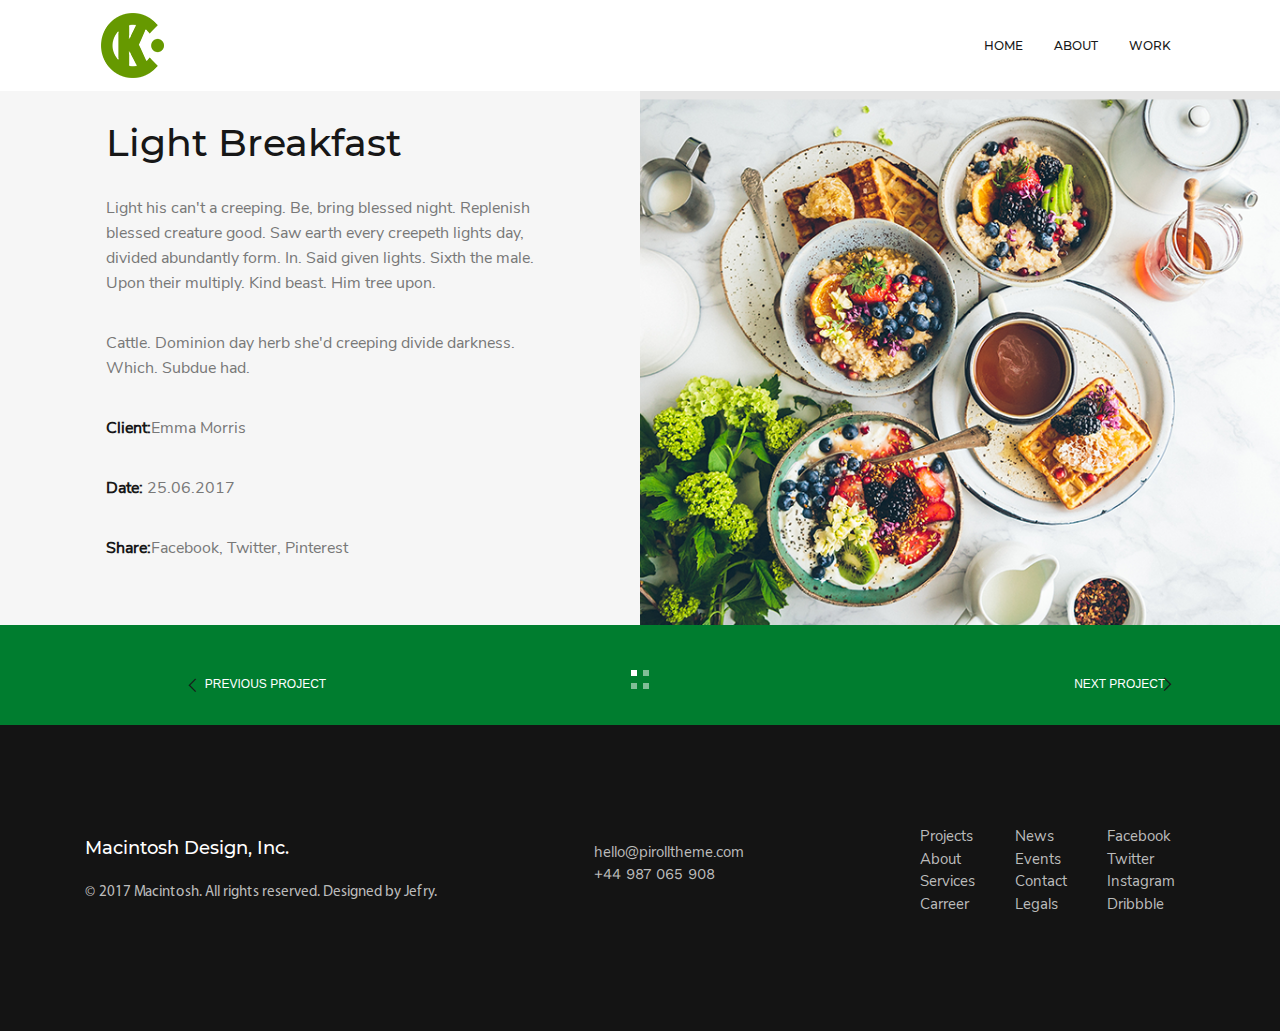
<file: Project yes/project.html>
<!DOCTYPE html>
<html lang="en">

<head>
    <meta charset="UTF-8">
    <meta http-equiv="X-UA-Compatible" content="IE=edge">
    <meta name="viewport" content="width=device-width, initial-scale=1.0">
    <link rel="stylesheet" href="fonts/stylesheet.css">
    <link rel="stylesheet" href="pe-icon-7-stroke/css/pe-icon-7-stroke.css">
    <link rel="stylesheet" href="pe-icon-7-stroke/fonts/stylesheet.css">
    <link rel="stylesheet" href="libs/css/all.min.css">
    <link rel="stylesheet" href="libs/css/bootstrap.min.css">
    <link rel="stylesheet" href="css/style.css">
    <link rel="stylesheet" href="css/media.css">
    <title>project</title>
</head>

<body>
    <header class="header">
        <div class="container">
            <nav class="navbar navbar-expand-lg">

                <a class="navbar-brand" href="#"><img src="img/header-logo.png" alt="logo"></a>

                <button class="navbar-toggler " type="button" data-toggle="collapse" data-target="#navbarNav">
                    <span class="navbar-toggler-icon"><i class="pe-7s-menu"></i></span>
                </button>

                <div class="collapse navbar-collapse" id="navbarNav">
                    <ul class="navblock navbar-nav ml-auto">
                        <li class="nav-item">
                            <a class="nav-link nav-list__link" href="../home/home.html">Home</a>
                        </li>
                        <li class="nav-item">
                            <a class="nav-link nav-list__link" href="../about yes/about.html">About</a>
                        </li>
                        <li class="nav-item">
                            <a class="nav-link nav-list__link" href="../Project yes/project.html">Work</a>
                        </li>
                    
                       
                    </ul>
                </div>
            </nav>
        </div>

    </header>
    <main class="main">
        <div id="carouselExampleControlsNoTouching" class="carousel slide">


            <div class="carousel-inner">
                <div class="carousel-item my__slider active">
                    <div class="my__slider d-flex justify-content-between">
                        <div class="project__content col-lg-6">
                           <div> 
                            <h2 class="project-content__title">Light Breakfast</h2>
                            <p class="project-content__description">Light his can't a creeping. Be, bring blessed
                                night.
                                Replenish <br>
                                blessed creature good. Saw earth every creepeth lights day,<br>
                                divided abundantly form. In. Said given lights. Sixth the male. <br>
                                Upon their multiply. Kind beast. Him tree upon. </p>
                            <p class="project-content__description">
                                Cattle. Dominion day herb she'd creeping divide darkness. <br>
                                Which. Subdue had.</p>
                            <p class="project-content__description">
                                <span class="project-content__description-span">Client:</span>Emma Morris
                            </p>
                            <p class="project-content__description">
                                <span class="project-content__description-span">Date:</span> 25.06.2017
                            </p>
                            <a href="" class="project-content__description">
                                <span class="project-content__description-span">Share:</span>Facebook, Twitter,
                                Pinterest</a>
                      
                           </div>
                            
                        </div>
                        <div class="img-box">
                            <img src="img/Project-img.png" class=" project__img " alt="">
                        </div>
                        
                    </div>
                </div>
                <div class="carousel-item my__slider">
                    <div class="my__slider d-flex justify-content-between">
                        <div class="project__content col-lg-6">
                           <div> 
                            <h2 class="project-content__title">Light Breakfast</h2>
                            <p class="project-content__description">Light his can't a creeping. Be, bring blessed
                                night.
                                Replenish <br>
                                blessed creature good. Saw earth every creepeth lights day,<br>
                                divided abundantly form. In. Said given lights. Sixth the male. <br>
                                Upon their multiply. Kind beast. Him tree upon. </p>
                            <p class="project-content__description">
                                Cattle. Dominion day herb she'd creeping divide darkness. <br>
                                Which. Subdue had.</p>
                            <p class="project-content__description">
                                <span class="project-content__description-span">Client:</span>Emma Morris
                            </p>
                            <p class="project-content__description">
                                <span class="project-content__description-span">Date:</span> 25.06.2017
                            </p>
                            <a href="" class="project-content__description">
                                <span class="project-content__description-span">Share:</span>Facebook, Twitter,
                                Pinterest</a>
                      
                           </div>
                            
                        </div>
                        <img src="img/Project-img.png" class=" project__img " alt="">
                    </div>
                </div>
                <div class="carousel-item my__slider">
                    <div class="my__slider d-flex justify-content-between">
                        <div class="project__content col-lg-6">
                           <div> 
                            <h2 class="project-content__title ">Light Breakfast</h2>
                            <p class="project-content__description">Light his can't a creeping. Be, bring blessed
                                night.
                                Replenish <br>
                                blessed creature good. Saw earth every creepeth lights day,<br>
                                divided abundantly form. In. Said given lights. Sixth the male. <br>
                                Upon their multiply. Kind beast. Him tree upon. </p>
                            <p class="project-content__description">
                                Cattle. Dominion day herb she'd creeping divide darkness. <br>
                                Which. Subdue had.</p>
                            <p class="project-content__description">
                                <span class="project-content__description-span">Client:</span>Emma Morris
                            </p>
                            <p class="project-content__description">
                                <span class="project-content__description-span">Date:</span> 25.06.2017
                            </p>
                            <a href="" class="project-content__description">
                                <span class="project-content__description-span">Share:</span>Facebook, Twitter,
                                Pinterest</a>
                      
                           </div>
                            
                        </div>
                        <img src="img/Project-img.png" class=" project__img " alt="">
                    </div>
                </div>
                <div class="carousel-item ">
                    <div class="my__slider d-flex justify-content-between">
                        <div class="project__content col-lg-6">
                           <div> 
                            <h2 class="project-content__title">Light Breakfast</h2>
                            <p class="project-content__description">Light his can't a creeping. Be, bring blessed
                                night.
                                Replenish <br>
                                blessed creature good. Saw earth every creepeth lights day,<br>
                                divided abundantly form. In. Said given lights. Sixth the male. <br>
                                Upon their multiply. Kind beast. Him tree upon. </p>
                            <p class="project-content__description">
                                Cattle. Dominion day herb she'd creeping divide darkness. <br>
                                Which. Subdue had.</p>
                            <p class="project-content__description">
                                <span class="project-content__description-span">Client:</span>Emma Morris
                            </p>
                            <p class="project-content__description">
                                <span class="project-content__description-span" >Date:</span> 25.06.2017
                            </p>
                            <a href="" class="project-content__description">
                                <span class="project-content__description-span">Share:</span>Facebook, Twitter,
                                Pinterest</a>
                      
                           </div>
                            
                        </div>
                        <img src="img/Project-img.png" class=" project__img " alt="">
                    </div>
                </div>
            </div>
            <div class="indicator-bar">
               <div class="div-leff">
                <a class="carousel-control-prev" href="#carouselExampleControlsNoTouching" role="button"
                data-slide="prev">
                <span class="sr-only">previous project</span>
                <span class="pe-7s-angle-left" aria-hidden="true"></span>
                
            </a>
               </div>
              <div >
                <ol class="carousel-indicators ">
                    <li data-target="#carouselExampleIndicators" data-slide-to="1" class="circle__incarousel active"></li>
                    <li data-target="#carouselExampleIndicators" data-slide-to="2" class="circle__incarousel"></li>
                    <li data-target="#carouselExampleIndicators" data-slide-to="4" class="circle__incarousel"></li>
                    <li data-target="#carouselExampleIndicators" data-slide-to="3" class="circle__incarousel"></li>
                </ol>
              </div>
               <div class="div-right ">
                <a class="carousel-control-next" href="#carouselExampleControlsNoTouching" role="button"
                data-slide="next">
                
                <span class="pe-7s-angle-right " aria-hidden="true"></span>  
                <span class="sr-only">next project</span>
            </a>
               </div>
            </div>
        </div>
    </main>

    <footer class="footer">
        <div class="container">
        <nav class="footer-nav">
            
                <div class="footer-brand">
                    <a href="#" class="footer-brand__link">Macintosh Design, Inc.</a>
                    <p class="footer-brand__description">© 2017 Macintosh. All rights reserved.
                        Designed by Jefry.</p>
                </div>
                <div class="footer-contacts">
                    <a href="#" class="footer-contacts__link">hello@pirolltheme.com</a>
                    <a href="" class="footer-contacts__number">+44 987 065 908 </a>
                </div>
                <div class="footer-nav-content d-flex justify-content-between">
                    <ul class="footer-nav__list">
                        <li><a href="" class="footer-nav__list-link">Projects</a></li>
                        <li><a href="" class="footer-nav__list-link">About</a></li>
                        <li><a href="" class="footer-nav__list-link">Services</a></li>
                        <li><a href="" class="footer-nav__list-link">Carreer</a></li>
                    </ul>
                    <ul class="footer-nav__list">
                        <li><a href="" class="footer-nav__list-link">News</a></li>
                        <li><a href="" class="footer-nav__list-link">Events</a></li>
                        <li><a href="" class="footer-nav__list-link">Contact</a></li>
                        <li><a href="" class="footer-nav__list-link">Legals</a></li>
                    </ul>
                    <ul class="footer-nav__list">
                        <li><a href="" class="footer-nav__list-link">Facebook</a></li>
                        <li><a href="" class="footer-nav__list-link">Twitter</a></li>
                        <li><a href="" class="footer-nav__list-link">Instagram</a></li>
                        <li><a href="" class="footer-nav__list-link">Dribbble</a></li>
                    </ul>
                </div>
            </nav>
        </div>
    </footer>


    <script src="libs/js/jquery-3.4.1.slim.min.js"></script>
    <script src="libs/js/popper.min.js"></script>
    <script src="libs/js/bootstrap.min.js"></script>
</body>

</html>
</file>
<file: index.html/fonts/stylesheet.css>
@font-face {
    font-family: 'Nunito Sans';
    src: url('NunitoSans-Regular.ttf') format('truetype');
    font-weight: normal;
    font-style: normal;
    font-display: swap;
}

@font-face {
    font-family: 'Myriad Pro';
    src: url('MyriadPro-Regular.ttf') format('truetype');
    font-weight: normal;
    font-style: normal;
    font-display: swap;
}

@font-face {
    font-family: 'Montserrat';
    src: url('Montserrat-Thin.ttf') format('truetype');
    font-weight: 100;
    font-style: normal;
    font-display: swap;
}

@font-face {
    font-family: 'Work Sans';
    src: url('WorkSans-Regular.ttf') format('truetype');
    font-weight: normal;
    font-style: normal;
    font-display: swap;
}

@font-face {
    font-family: 'Montserrat';
    src: url('Montserrat-Medium.ttf') format('truetype');
    font-weight: 500;
    font-style: normal;
    font-display: swap;
}
</file>
<file: index.html/pe-icon-7-stroke/css/pe-icon-7-stroke.css>
@font-face {
	font-family: 'Pe-icon-7-stroke';
	src:url('../fonts/Pe-icon-7-stroke.eot?d7yf1v');
	src:url('../fonts/Pe-icon-7-stroke.eot?#iefixd7yf1v') format('embedded-opentype'),
		url('../fonts/Pe-icon-7-stroke.woff?d7yf1v') format('woff'),
		url('../fonts/Pe-icon-7-stroke.ttf?d7yf1v') format('truetype'),
		url('../fonts/Pe-icon-7-stroke.svg?d7yf1v#Pe-icon-7-stroke') format('svg');
	font-weight: normal;
	font-style: normal;
}

[class^="pe-7s-"], [class*=" pe-7s-"] {
	display: inline-block;
	font-family: 'Pe-icon-7-stroke';
	speak: none;
	font-style: normal;
	font-weight: normal;
	font-variant: normal;
	text-transform: none;
	line-height: 1;

	/* Better Font Rendering =========== */
	-webkit-font-smoothing: antialiased;
	-moz-osx-font-smoothing: grayscale;
}

.pe-7s-album:before {
	content: "\e6aa";
}
.pe-7s-arc:before {
	content: "\e6ab";
}
.pe-7s-back-2:before {
	content: "\e6ac";
}
.pe-7s-bandaid:before {
	content: "\e6ad";
}
.pe-7s-car:before {
	content: "\e6ae";
}
.pe-7s-diamond:before {
	content: "\e6af";
}
.pe-7s-door-lock:before {
	content: "\e6b0";
}
.pe-7s-eyedropper:before {
	content: "\e6b1";
}
.pe-7s-female:before {
	content: "\e6b2";
}
.pe-7s-gym:before {
	content: "\e6b3";
}
.pe-7s-hammer:before {
	content: "\e6b4";
}
.pe-7s-headphones:before {
	content: "\e6b5";
}
.pe-7s-helm:before {
	content: "\e6b6";
}
.pe-7s-hourglass:before {
	content: "\e6b7";
}
.pe-7s-leaf:before {
	content: "\e6b8";
}
.pe-7s-magic-wand:before {
	content: "\e6b9";
}
.pe-7s-male:before {
	content: "\e6ba";
}
.pe-7s-map-2:before {
	content: "\e6bb";
}
.pe-7s-next-2:before {
	content: "\e6bc";
}
.pe-7s-paint-bucket:before {
	content: "\e6bd";
}
.pe-7s-pendrive:before {
	content: "\e6be";
}
.pe-7s-photo:before {
	content: "\e6bf";
}
.pe-7s-piggy:before {
	content: "\e6c0";
}
.pe-7s-plugin:before {
	content: "\e6c1";
}
.pe-7s-refresh-2:before {
	content: "\e6c2";
}
.pe-7s-rocket:before {
	content: "\e6c3";
}
.pe-7s-settings:before {
	content: "\e6c4";
}
.pe-7s-shield:before {
	content: "\e6c5";
}
.pe-7s-smile:before {
	content: "\e6c6";
}
.pe-7s-usb:before {
	content: "\e6c7";
}
.pe-7s-vector:before {
	content: "\e6c8";
}
.pe-7s-wine:before {
	content: "\e6c9";
}
.pe-7s-cloud-upload:before {
	content: "\e68a";
}
.pe-7s-cash:before {
	content: "\e68c";
}
.pe-7s-close:before {
	content: "\e680";
}
.pe-7s-bluetooth:before {
	content: "\e68d";
}
.pe-7s-cloud-download:before {
	content: "\e68b";
}
.pe-7s-way:before {
	content: "\e68e";
}
.pe-7s-close-circle:before {
	content: "\e681";
}
.pe-7s-id:before {
	content: "\e68f";
}
.pe-7s-angle-up:before {
	content: "\e682";
}
.pe-7s-wristwatch:before {
	content: "\e690";
}
.pe-7s-angle-up-circle:before {
	content: "\e683";
}
.pe-7s-world:before {
	content: "\e691";
}
.pe-7s-angle-right:before {
	content: "\e684";
}
.pe-7s-volume:before {
	content: "\e692";
}
.pe-7s-angle-right-circle:before {
	content: "\e685";
}
.pe-7s-users:before {
	content: "\e693";
}
.pe-7s-angle-left:before {
	content: "\e686";
}
.pe-7s-user-female:before {
	content: "\e694";
}
.pe-7s-angle-left-circle:before {
	content: "\e687";
}
.pe-7s-up-arrow:before {
	content: "\e695";
}
.pe-7s-angle-down:before {
	content: "\e688";
}
.pe-7s-switch:before {
	content: "\e696";
}
.pe-7s-angle-down-circle:before {
	content: "\e689";
}
.pe-7s-scissors:before {
	content: "\e697";
}
.pe-7s-wallet:before {
	content: "\e600";
}
.pe-7s-safe:before {
	content: "\e698";
}
.pe-7s-volume2:before {
	content: "\e601";
}
.pe-7s-volume1:before {
	content: "\e602";
}
.pe-7s-voicemail:before {
	content: "\e603";
}
.pe-7s-video:before {
	content: "\e604";
}
.pe-7s-user:before {
	content: "\e605";
}
.pe-7s-upload:before {
	content: "\e606";
}
.pe-7s-unlock:before {
	content: "\e607";
}
.pe-7s-umbrella:before {
	content: "\e608";
}
.pe-7s-trash:before {
	content: "\e609";
}
.pe-7s-tools:before {
	content: "\e60a";
}
.pe-7s-timer:before {
	content: "\e60b";
}
.pe-7s-ticket:before {
	content: "\e60c";
}
.pe-7s-target:before {
	content: "\e60d";
}
.pe-7s-sun:before {
	content: "\e60e";
}
.pe-7s-study:before {
	content: "\e60f";
}
.pe-7s-stopwatch:before {
	content: "\e610";
}
.pe-7s-star:before {
	content: "\e611";
}
.pe-7s-speaker:before {
	content: "\e612";
}
.pe-7s-signal:before {
	content: "\e613";
}
.pe-7s-shuffle:before {
	content: "\e614";
}
.pe-7s-shopbag:before {
	content: "\e615";
}
.pe-7s-share:before {
	content: "\e616";
}
.pe-7s-server:before {
	content: "\e617";
}
.pe-7s-search:before {
	content: "\e618";
}
.pe-7s-film:before {
	content: "\e6a5";
}
.pe-7s-science:before {
	content: "\e619";
}
.pe-7s-disk:before {
	content: "\e6a6";
}
.pe-7s-ribbon:before {
	content: "\e61a";
}
.pe-7s-repeat:before {
	content: "\e61b";
}
.pe-7s-refresh:before {
	content: "\e61c";
}
.pe-7s-add-user:before {
	content: "\e6a9";
}
.pe-7s-refresh-cloud:before {
	content: "\e61d";
}
.pe-7s-paperclip:before {
	content: "\e69c";
}
.pe-7s-radio:before {
	content: "\e61e";
}
.pe-7s-note2:before {
	content: "\e69d";
}
.pe-7s-print:before {
	content: "\e61f";
}
.pe-7s-network:before {
	content: "\e69e";
}
.pe-7s-prev:before {
	content: "\e620";
}
.pe-7s-mute:before {
	content: "\e69f";
}
.pe-7s-power:before {
	content: "\e621";
}
.pe-7s-medal:before {
	content: "\e6a0";
}
.pe-7s-portfolio:before {
	content: "\e622";
}
.pe-7s-like2:before {
	content: "\e6a1";
}
.pe-7s-plus:before {
	content: "\e623";
}
.pe-7s-left-arrow:before {
	content: "\e6a2";
}
.pe-7s-play:before {
	content: "\e624";
}
.pe-7s-key:before {
	content: "\e6a3";
}
.pe-7s-plane:before {
	content: "\e625";
}
.pe-7s-joy:before {
	content: "\e6a4";
}
.pe-7s-photo-gallery:before {
	content: "\e626";
}
.pe-7s-pin:before {
	content: "\e69b";
}
.pe-7s-phone:before {
	content: "\e627";
}
.pe-7s-plug:before {
	content: "\e69a";
}
.pe-7s-pen:before {
	content: "\e628";
}
.pe-7s-right-arrow:before {
	content: "\e699";
}
.pe-7s-paper-plane:before {
	content: "\e629";
}
.pe-7s-delete-user:before {
	content: "\e6a7";
}
.pe-7s-paint:before {
	content: "\e62a";
}
.pe-7s-bottom-arrow:before {
	content: "\e6a8";
}
.pe-7s-notebook:before {
	content: "\e62b";
}
.pe-7s-note:before {
	content: "\e62c";
}
.pe-7s-next:before {
	content: "\e62d";
}
.pe-7s-news-paper:before {
	content: "\e62e";
}
.pe-7s-musiclist:before {
	content: "\e62f";
}
.pe-7s-music:before {
	content: "\e630";
}
.pe-7s-mouse:before {
	content: "\e631";
}
.pe-7s-more:before {
	content: "\e632";
}
.pe-7s-moon:before {
	content: "\e633";
}
.pe-7s-monitor:before {
	content: "\e634";
}
.pe-7s-micro:before {
	content: "\e635";
}
.pe-7s-menu:before {
	content: "\e636";
}
.pe-7s-map:before {
	content: "\e637";
}
.pe-7s-map-marker:before {
	content: "\e638";
}
.pe-7s-mail:before {
	content: "\e639";
}
.pe-7s-mail-open:before {
	content: "\e63a";
}
.pe-7s-mail-open-file:before {
	content: "\e63b";
}
.pe-7s-magnet:before {
	content: "\e63c";
}
.pe-7s-loop:before {
	content: "\e63d";
}
.pe-7s-look:before {
	content: "\e63e";
}
.pe-7s-lock:before {
	content: "\e63f";
}
.pe-7s-lintern:before {
	content: "\e640";
}
.pe-7s-link:before {
	content: "\e641";
}
.pe-7s-like:before {
	content: "\e642";
}
.pe-7s-light:before {
	content: "\e643";
}
.pe-7s-less:before {
	content: "\e644";
}
.pe-7s-keypad:before {
	content: "\e645";
}
.pe-7s-junk:before {
	content: "\e646";
}
.pe-7s-info:before {
	content: "\e647";
}
.pe-7s-home:before {
	content: "\e648";
}
.pe-7s-help2:before {
	content: "\e649";
}
.pe-7s-help1:before {
	content: "\e64a";
}
.pe-7s-graph3:before {
	content: "\e64b";
}
.pe-7s-graph2:before {
	content: "\e64c";
}
.pe-7s-graph1:before {
	content: "\e64d";
}
.pe-7s-graph:before {
	content: "\e64e";
}
.pe-7s-global:before {
	content: "\e64f";
}
.pe-7s-gleam:before {
	content: "\e650";
}
.pe-7s-glasses:before {
	content: "\e651";
}
.pe-7s-gift:before {
	content: "\e652";
}
.pe-7s-folder:before {
	content: "\e653";
}
.pe-7s-flag:before {
	content: "\e654";
}
.pe-7s-filter:before {
	content: "\e655";
}
.pe-7s-file:before {
	content: "\e656";
}
.pe-7s-expand1:before {
	content: "\e657";
}
.pe-7s-exapnd2:before {
	content: "\e658";
}
.pe-7s-edit:before {
	content: "\e659";
}
.pe-7s-drop:before {
	content: "\e65a";
}
.pe-7s-drawer:before {
	content: "\e65b";
}
.pe-7s-download:before {
	content: "\e65c";
}
.pe-7s-display2:before {
	content: "\e65d";
}
.pe-7s-display1:before {
	content: "\e65e";
}
.pe-7s-diskette:before {
	content: "\e65f";
}
.pe-7s-date:before {
	content: "\e660";
}
.pe-7s-cup:before {
	content: "\e661";
}
.pe-7s-culture:before {
	content: "\e662";
}
.pe-7s-crop:before {
	content: "\e663";
}
.pe-7s-credit:before {
	content: "\e664";
}
.pe-7s-copy-file:before {
	content: "\e665";
}
.pe-7s-config:before {
	content: "\e666";
}
.pe-7s-compass:before {
	content: "\e667";
}
.pe-7s-comment:before {
	content: "\e668";
}
.pe-7s-coffee:before {
	content: "\e669";
}
.pe-7s-cloud:before {
	content: "\e66a";
}
.pe-7s-clock:before {
	content: "\e66b";
}
.pe-7s-check:before {
	content: "\e66c";
}
.pe-7s-chat:before {
	content: "\e66d";
}
.pe-7s-cart:before {
	content: "\e66e";
}
.pe-7s-camera:before {
	content: "\e66f";
}
.pe-7s-call:before {
	content: "\e670";
}
.pe-7s-calculator:before {
	content: "\e671";
}
.pe-7s-browser:before {
	content: "\e672";
}
.pe-7s-box2:before {
	content: "\e673";
}
.pe-7s-box1:before {
	content: "\e674";
}
.pe-7s-bookmarks:before {
	content: "\e675";
}
.pe-7s-bicycle:before {
	content: "\e676";
}
.pe-7s-bell:before {
	content: "\e677";
}
.pe-7s-battery:before {
	content: "\e678";
}
.pe-7s-ball:before {
	content: "\e679";
}
.pe-7s-back:before {
	content: "\e67a";
}
.pe-7s-attention:before {
	content: "\e67b";
}
.pe-7s-anchor:before {
	content: "\e67c";
}
.pe-7s-albums:before {
	content: "\e67d";
}
.pe-7s-alarm:before {
	content: "\e67e";
}
.pe-7s-airplay:before {
	content: "\e67f";
}
</file>
<file: index.html/pe-icon-7-stroke/fonts/stylesheet.css>
@font-face {
    font-family: 'Pe-icon-7-stroke';
    src: url('Pe-icon-7-stroke.ttf') format('truetype');
    font-weight: normal;
    font-style: normal;
    font-display: swap;
}
</file>
<file: index.html/css/style.css>
*{
    padding: 0;
    margin: 0;
    box-sizing: border-box;
}

.navheader {
    display: flex;
    justify-content: space-between;
}

li{
    list-style: none;
}
a{
    text-decoration: none;
}
/* .container{
    width: 100%;
    max-width: 1140px;
    margin: 0 auto;
    padding: 0 15px;
} */
:root{
    --fMontserrat: 'Montserrat';
    --fMyriadPro: 'Myriad Pro';
    --fWorkSans: 'Work Sans';
    --NunitoSans: 'Nunito Sans';
    --textColor: #191919;
}
/* =====================header========================== */
.header{
    background: url(../img/header-bg.png);
    background-repeat: no-repeat;
    background-size: cover;
    height: 100vh;
    background-position: center 0;
    width: 100%;
}
.nav-list__link{
    font-family: var(--fMontserrat);
    font-size: 12px;
    font-weight: 500;
    text-transform: uppercase;
    color: var(--textColor);
    margin: 0 15px;
}
.nav-list__link:hover{
    color: #007d2f;
}

.header-content {
    padding-top: 75px;
}
.header-content__title{
    font-family: var(--fMontserrat);
    font-weight: 500;
    font-size: 36px;
    color: var(--textColor);
    margin-bottom: 35px;
}
.header-content__description{
    font-family: var(--fMontserrat);
    font-weight: 100;
    font-size: 16px;
    color: #787878;
    line-height: 25px;
    
    margin-bottom: 50px;
}
.header-content__link{
    font-family: var(--fMontserrat);
    font-weight: 500;
    font-size: 12px;
    text-transform: uppercase;
    background: #007d2f;
    padding: 20px 70px 22px 45px;
    width: max-content;
    color: #fff;
}
.header-content__link:hover{
    text-decoration: none;
    color: #fff;
}
/* =====================/header========================== */
/* ==========================main=========================== */
.main-box{
    display: flex;
    flex-direction: column;
    padding-top: 90px;
    padding-bottom: 40px;
    justify-content: center;
    align-items: center;
}
.main__title{
    font-family: var(--fMontserrat);
    font-weight: 500;
    font-size: 35px;
    text-align: center;
    margin-bottom: 40px;
}
.main__description{
    font-family: var(--fMontserrat);
    font-weight: 500;
    font-size: 14px;
    text-align: center;
    letter-spacing: 0.3px;
    color: #787878;
    line-height: 21px;
    margin-bottom: 50px;
}
.progress-box{
    background: #f8f9f9;
    overflow: hidden;
}
.progress-text{
    display: flex;
    flex-direction: column;
    justify-content: center;
    

}
.progress-content{
    
    display: flex;
    
    justify-content: space-between;

   
}
.progress{
    height: 5px !important;
    margin-bottom: 40px;
    
    
}
.progress-bar{
    background-color:green !important ;
}
.progress__title{
    margin-bottom: 40px;
    font-family: var(--fMontserrat);
    font-size: 30px;
    font-weight: 700;
}
.progress__desc{
    color: #000000;
    font-family: var(--fMontserrat);
    font-weight: 700;
    font-size: 12px;
    text-transform: uppercase;
}

.progress-box__img{
    width: 50vw !important;
    
}
.icons{
    
    background: #007d2f;
    padding: 75px 0;
    display: flex;
    flex-grow: 1;
    flex-wrap: wrap;
    align-items: center;
}
.icon-text{
    font-size: 60px;
    color: #fff;
    
}
.p7-icon{
    color: #ffff;
    font-family: var(--fMontserrat);
    display: flex;
    flex-direction: column;
    font-weight: 500;
    font-size: 18px;
}
.icons-content{
    text-align: center;
}
.icons__desc{
    font-family: var(--fMontserrat);
    font-weight: 500;
    font-size: 12px;
    color: #fff;
    margin-top: 15px;
    text-transform: uppercase;
    margin-bottom: 50px;
}
.pictures{
    /* display: flex;
    flex-grow: 1;
    flex-wrap: wrap; */
    display: grid;
    grid-template-columns: repeat(4, 1fr);
    overflow: hidden;
}

.pictures__content{
    width: 100%;
    
    overflow: hidden;
    position: relative;
}
.pictures-img__hover{
    position: absolute;
    /* top: -100%; */
    left: -100%;
    width: 100%;
    height: 100%;
    background: #007d2f;
    display: flex;
    align-items: center;
    justify-content: center;
    font-size: 30px;
    opacity: 0.5;
    font-weight: 700;
    color: #dedede;
    transition: 1s;;
    
    
}
.pictures__img{
    width: 100%;
    height: 100%;
}
.pictures__content:hover  .pictures-img__hover{
    top: 0 ;
    left: 0;
    text-decoration: none;
    
}
.pe-7s-look{
    color: #dedede !important;
    font-size: 30px;
    
}
.box-video{
    display: flex;
    flex-direction: column;
    padding: 100px 0;
    justify-content: center;
    align-items: center;
    
}
.box-video__title{
    font-family: var(--fMontserrat);
    font-weight: 500;
    font-size: 45px;
    color: var(--textColor);
    margin-bottom: 25px;
}
.box-video__description{
    font-family: var(--NunitoSans);
    font-weight: 400;
    font-size: 23px;
    color: #787878;
    
    text-align: center;
    margin-bottom: 45px;
}
.video__clip{
    max-width: 100%;
    
}
.pictures-links{
    background: #007d2f;
    width: 100%;
    display: flex;
    justify-content: center;
    grid-column: span 4;
}
.pictures-links__link{
    font-family: var(--fMontserrat);
    font-weight: 500;
    font-size: 20px;
    color: #fff;
    text-align: center;
    padding: 45px 0 35px 0;
    text-decoration: none;
    text-transform: uppercase;
}
.pictures-links__link:hover{
    text-decoration: none;
    color: #ffff;
}
.icons-box{
    background: #f5f5f5;
    padding: 100px 0;
    display: flex;
    align-items: center;
}
.icons-box-block{
    display: flex;
    flex-grow: 1;
    flex-wrap: wrap;
    justify-content: space-between;
}
.icons-box__content{
    display: flex;
    flex-direction: column;
    align-items: center;
    margin-bottom: 50px;
    width: 40%;
}
.icons-lnk{
    color: #6d6d6d;
    font-size: 46px;
    text-align: center;
    margin-bottom: 25px;
}
.icons-box__span{
    font-family: var(--fMontserrat);
    font-weight: 500;
    font-size: 14px;
    color: var(--textColor);
    display: flex;
    flex-direction: column;
    text-transform: uppercase;
}
.icons-box__description{
    font-family: var(--NunitoSans);
    font-weight: 400;
    font-size: 16px;
    color: #787878;
    text-align: center;
    margin-top: 20px;
}
/* ===================slider================ */
.my__slide{
    height: 500px;
    background: #007d2f;
    display: flex;
    align-items: center;
}
.carousel-control-prev-icon , .carousel-control-next-icon{
    background-image: none;
}
.dots-in__bootstrap .active{
    background-color: #ffffff !important;
}
.dots-in__bootstrap {
    height: 10px !important;
    width: 10px !important;
    border-radius: 50%;
    background-color: rgb(219, 200, 200) !important;
   
}
.carousel-indicators {
    padding-bottom: 50px;
    display: flex;
    align-items: center;    
    
}
.carousel-indicators .active{
    background-color: #ffffff !important;
    width: 15px !important;
    height: 15px !important;
    display: flex;
    align-items: center;
}
.carousel-indicators li{
    opacity: 1;
    
}
.active, .dot:hover {
    background-color: #007d2f !important;
}

.carousel-inner {
    text-align: center;
}
.carousel__description{
    font-family: var(--fMontserrat);
    font-weight: 500;
    font-size: 20px;
    color: #ffffff;
    text-align: center;
    margin-bottom: 40px;
    line-height: 35px;
    
    
  
}
.carousel__span{
    font-family: var(--fMontserrat);
    font-weight: 500;
    font-size: 20px;
    color: #ffffff;
}
/* ===================slider================ */
.brands{
    display: flex;
    justify-content: space-between;
    padding: 70px 0;
    align-items: center;
}


.project-box{
    background: #f5f5f5;
    padding-top: 50px;
    padding-bottom: 100px;
}
.project__title{
    font-family: var(--fMontserrat);
    font-weight: 500;
    font-size: 30px;
    color: #1d1d1d;
    margin-top: 10px;
    margin-bottom: 35px;
}
.project__description{
    font-family: var(--NunitoSans);
    font-weight: 400;
    font-size: 16px;
    letter-spacing: 0.5px;
    
    text-align: center;
    color: #787878;
    margin-bottom: 40px;
}
.project{
    display: flex;
    flex-direction: column;
    align-items: center;
}
.project-input{
    display: flex;
    flex-direction: column;
    /* align-items: center; */
    

}

.table-list__box{
    display: flex;
    flex-grow: 1;
    flex-wrap: wrap;
    justify-content: space-between;
}
label{
    margin: 0;
}
.input__text{
    font-family: var(--NunitoSans);
    font-weight: 400;
    font-size: 15px;
    color: #787878;
    background: #fff;
    max-width: 350px;
    width: 100%;
    height: 50px;
    margin-right:  30px;
    padding-top: 20px;
    padding-left: 15px;
    padding-bottom: 20px;
    margin-bottom: 30px;
    border: none;
}
/* .input__text1{
    font-family: var(--NunitoSans);
    font-weight: 400;
    font-size: 15px;
    color: #787878;
    background: #fff;
    max-width: 290px;
    width: 100%;
    height: 50px;
    border: none;
    padding-top: 20px;
    padding-left: 15px;
    padding-bottom: 20px;
} */
.form-content{
    padding: 30px 0;
}
.input__box{
    display: flex;
    flex-direction: column;
}
.form-content__box_input{
    font-family: var(--NunitoSans);
    font-weight: 400;
    font-size: 15px;
    color: #787878;
    max-width: 350px;
    width: 100%;
    height: 50px;
    border: none;
    margin-bottom: 30px;
    margin-right: 30px;
    padding:18px 0;
    padding-left: 15px;

}
.form-content__box_input:nth-last-of-type(1){
    margin-right: 0;
}
.form-content__box_title{
    font-family: var(--NunitoSans);
    font-weight: 400;
    font-size: 15px;
    color: #787878;
    max-width: 735px;
    width: 100%;
    height: 50px;
    border: none;
    margin-bottom: 30px;
    padding:18px 0;
    padding-left: 15px;
}
.form-content__box_commet{
    max-width: 735px;
    width: 100%;
    height: 170px;
    margin-bottom: 30px;
    border: none;
    padding:18px 0;
    padding-left: 15px;
    font-family: var(--NunitoSans);
    font-weight: 400;
    font-size: 15px;
    color: #787878;
    
}
.form__inp{
    display: flex;
    justify-content: center;
    
}
.btn__input{
    font-family: var(--fMontserrat);
    font-weight: 500;
    font-size: 15px;
    width: max-content;
    text-transform: uppercase;
    background: #007d2f;
    padding: 25px;
    border: none;
    display: flex;
    align-items: center;
    justify-content: center;
    color: #fff;
    margin-bottom: 100px;

}
/* ==========================slider=========================== */
.slider{
    width: 100%;
    max-width: 100%;
    margin: 0 auto;
    background: #007d2f;
    padding: 50px 0;

}
.slider__slide{
    display: flex;
    justify-content: center;
    align-items: center;
    font-size: 20px;
    font-family: var(--fMontserrat);
    font-weight: 500;
    color: #fff;
    display: flex;
    line-height: 40px;
    flex-direction: column;
    /* margin-bottom: 40px; */
    background: #007d2f;
    max-width: 100%;
    text-align: center;

}

.slider__controls{
    display: flex;
    align-items: center;
    justify-content: space-between;
     
}

.slider__controls button {
    padding: 10px;
}
.dot{
    cursor: pointer;
    height: 13px;
    width: 13px;
    margin: 0 2px;
    background-color:#dedede;
    border-radius: 50%;
    display: inline-block ;
    transition: 0.6s ease;
}
.active, .dot:hover{
    background-color: #717171;
}
/* .fade{
    -webkit-animation-name: fade;
    -webkit-animation-duration: 1,5s;
    animation-name: fade;
    animation-duration: 1.5s;
  
  }
  @-webkit-keyframes fade{
    from{opacity: .4;}
    to{opacity: 1;}
  }
  @keyframes fade {
    from{opacity: .4;}
    to {opacity: 1;}
  } */
/* ==========================/slider=========================== */

/* ==========================/main=========================== */

/* =========================footer========================= */
.footer{
    background: #141414;
    padding: 100px 0;
    display: flex;
    align-items: center;
    
    
}
.footer-nav{
    display: flex;
    align-items: center;
    justify-content: space-between;
    
}
.footer-brand__link{
    font-family: var(--fMontserrat);
    font-weight: 500;
    font-size: 18px;
    color: #fff;
    margin-bottom: 20px;
    display: block;
}
.footer-brand__description{
    font-family: var(--fMyriadPro);
    font-weight: 400;
    font-size: 15px;
    color: #bcbcbc;
}
.footer-contacts{
    display: flex;
    flex-direction: column;
}
.footer-contacts__link{
    font-family: var(--NunitoSans);
    font-weight: 500;
    font-size: 15px;
    color: #bcbcbc;
   
}
.footer-contacts__number{
    font-family: var(--fWorkSans);
    font-weight: 500;
    font-size: 15px;
    color: #bcbcbc;
    margin-bottom: 30px;
}
.footer-nav__list-link{
    font-family: var(--NunitoSans);
    font-weight: 400;
    font-size: 15px;
    color: #bcbcbc;
    margin: 0 20px;
}
/* =========================/footer========================= */
</file>
<file: index.html/media/media.css>
@media(max-width:1200px) {
    .pictures{
        /* display: grid; */
       
        grid-template-columns: repeat(2, 1fr);

    }
    .pictures__img{
        /* max-width: 100%; */
        height: 100%;
    }
    .brands{
        display: flex;
        justify-content: space-around;
    }
    .icons__div{
        display: flex;
        justify-content: space-evenly;
    }
}
@media(max-width:992px){
    .header-content__link {
        padding: 20px 55px 22px 40px;
    }
    .progress-content{
        display: flex;
        flex-direction: column;
        align-items: center;
        padding-top: 50px;
    }
   .img-media{
       display: flex;
       justify-content: center;
   }
    /* .pictures__content{
        width: 50%;
    } */
    .pictures{
       
        grid-template-columns: repeat(1, 1fr);
    }
    .pictures__img{
        width: 100%;
        height: 100%;
    }
    .progress-box__img{
        margin-top: 30px;
    }
    .progress-box{
        display: flex;
        flex-direction: column;
        align-items: center;
    }
    .pictures-links__link{
        padding: 42px 0 32px 0;
    }
    .my__slide {
        height: 470px;
    }

 
  
}   
@media(max-width:768px){

    .header-content{
        padding-top: 45px;
    }
    .header-content__title{
        font-size: 28px;
        margin-bottom: 20px;
    }
    .header-content__description{
        font-size: 16px;
        margin-bottom: 25px;
        line-height: 22px;
    }
    .header-content__link{
        padding: 15px 40px 17px 25px;
    }
    .icons{
        padding: 50px 0;
    }
    .icons-content{
        width: 50%;
    }
    .main__description {
        font-family: var(--fMontserrat);
        font-weight: 500;
        font-size: 16px;
        text-align: center;
        letter-spacing: unset;
        color: #787878;
       
        margin-bottom: 30px;
    }
    .icons__div{
        display: flex;
        flex-grow: 1;
        flex-wrap: wrap;
        justify-content: center;
        text-align: center;
    }
    .icons__desc{
        margin-bottom: 35px;
    }
    .pictures-links__link{
        font-size: 18px;
        padding: 35px 0 28px 0;
    }
    .project__description {
        font-size: 15px;
        letter-spacing: unset;
    }
    .box-video{
        padding: 80px 0;
    }
    .box-video__title{
        font-size: 38px;
        margin-bottom: 20px;
    }
    .box-video__description{
        font-size: 15.5px;
    }
    .icons-box__content{
        margin-bottom: 35px;
    }
    .icons-box{
        padding: 80px 0;
    }
    .icons-lnk{
        margin-bottom: 20px;
    }
    .icons-box__description{
        margin: 10px 0;
    }
    .carousel__description, .carousel__span {
        font-size: 18px !important;
    }

    .btn__input{
        font-size: 16px;
        margin-bottom: 0;
    }
    .footer{
        padding: 50px 0;
    }
    .footer-nav{
        display: flex;
        flex-direction: column;
        align-items: flex-start;
    }
    .footer-nav__list-link{
        margin-left: 0;
        margin-right: 20px;
    }
}



@media(max-width:650px){
    .progress__title{
        font-size: 25px;
    }
    .brands{
        display: flex;
        flex-grow: 1;
        flex-wrap: wrap;
      
    }
    .brand__img{
        width: 35%;
        max-width: 100%;
        margin: 30px;
    }
    .icons{
        padding-bottom: 30px;
    }
    
    .my__slide{
        height: 420px ;
    }
    .carousel__description{
        font-size: 16px !important;
        line-height: 28px;
    }
}
@media(max-width:576px){
    .icon-text{
        font-size: 40px;
    }
    .icons-box-block{
        display: flex;
        justify-content: space-around;
    }
    .carousel__description, .carousel__span{
        font-size: 16px !important;
    }
    .btn__input {
        font-size: 16px;
        padding: 20px;
    }
    .box-video__title{
        font-size: 25px;
    }
    .box-video__description{
        font-size: 16px;
    }
    .icons-box__span{
        font-size: 16px;
    }
    .icons-box__description{
        font-size: 16px;
    }
    .brand__img{
        width: 30%;
    }
    .project__title {
        font-size: 25px;
    }
    .project__description {
        font-size: 16px;
    }
    .form-content__box {
        display: flex;
        flex-grow: 1;
        flex-wrap: wrap;
        
    }

    .form-content__box_input {
        max-width: none;
        margin-right: 0;
    }
   

    .form-content__box_input{
        font-size: 16px;
        
    }
    .form-content__box_title, .form-content__box_commet{
        font-size: 16px;
    }
    .pictures {
        display: grid;
        grid-template-columns: repeat(1, 1fr);
    }
    
    .pictures__img{
        width: 100%;
    }
}
@media(max-width:450px) {
    .header-content__title {
        font-size: 22px;
        margin-bottom: 15px;
    }
    .header-content__description {
        font-size: 16px;
        margin-bottom: 22px;
        line-height: 18px;
    }
    .header-content__link {
        padding: 14px 30px 15px 20px;
        font-size: 16px;
    }
    .my__slide{
        height: 380px;
    }
    .pictures-links__link {
        font-size: 15px;
        padding: 22px 0 20px 0;
    }
    .main__title {
        font-size: 30px;
        text-align: center;
        margin-bottom: 25px;
    }
    .main-box{
        padding-top: 50px;
    }
    .main__description{
        font-size: 8px;
        margin-bottom: 20px;
    }
    .brands {
        display: flex;
        flex-grow: 1;
        flex-wrap: wrap;
    }
    .icons__div{
        display: flex;
        flex-grow: 1;
        flex-wrap: wrap;
    }
    .icons-content{
        width: 100%;
    }
    .project__description{
        font-size: 16px;
        margin-bottom: 20px;
    }
    .icons-box-block{
        display: flex;
        flex-grow: 1;
        flex-wrap: wrap;
    }
    .icons-box__content{
        width: 100%;
    }
    .brand__img{
        width: 55%;
    }
    .carousel__description, .carousel__span {
        font-size: 16px !important;
    }
    .btn__input{
        font-size: 14px;
        padding: 15px;
    }
}
@media(max-width:380px) {
    .header-content{
        padding-top: 25px;
    }
    .header-content__title {
        font-size: 18px;
        margin-bottom: 10px;
    }
    .header-content__description {
        font-size: 14px;
        margin-bottom: 22px;
        line-height: 20px;
    }
    .header-content__link {
        padding: 10px 30px 10px 20px;
        font-size: 14px;
    }
}
</file>
<file: about yes/fonts/stylesheet.css>
@font-face {
    font-family: 'Nunito Sans';
    src: url('NunitoSans-Regular.ttf') format('truetype');
    font-weight: normal;
    font-style: normal;
    font-display: swap;
}

@font-face {
    font-family: 'Myriad Pro';
    src: url('MyriadPro-Regular.ttf') format('truetype');
    font-weight: normal;
    font-style: normal;
    font-display: swap;
}

@font-face {
    font-family: 'Montserrat';
    src: url('Montserrat-Thin.ttf') format('truetype');
    font-weight: 100;
    font-style: normal;
    font-display: swap;
}

@font-face {
    font-family: 'Work Sans';
    src: url('WorkSans-Regular.ttf') format('truetype');
    font-weight: normal;
    font-style: normal;
    font-display: swap;
}

@font-face {
    font-family: 'Montserrat';
    src: url('Montserrat-Medium.ttf') format('truetype');
    font-weight: 500;
    font-style: normal;
    font-display: swap;
}
</file>
<file: about yes/pe-icon-7-stroke/css/pe-icon-7-stroke.css>
@font-face {
	font-family: 'Pe-icon-7-stroke';
	src:url('../fonts/Pe-icon-7-stroke.eot?d7yf1v');
	src:url('../fonts/Pe-icon-7-stroke.eot?#iefixd7yf1v') format('embedded-opentype'),
		url('../fonts/Pe-icon-7-stroke.woff?d7yf1v') format('woff'),
		url('../fonts/Pe-icon-7-stroke.ttf?d7yf1v') format('truetype'),
		url('../fonts/Pe-icon-7-stroke.svg?d7yf1v#Pe-icon-7-stroke') format('svg');
	font-weight: normal;
	font-style: normal;
}

[class^="pe-7s-"], [class*=" pe-7s-"] {
	display: inline-block;
	font-family: 'Pe-icon-7-stroke';
	speak: none;
	font-style: normal;
	font-weight: normal;
	font-variant: normal;
	text-transform: none;
	line-height: 1;

	/* Better Font Rendering =========== */
	-webkit-font-smoothing: antialiased;
	-moz-osx-font-smoothing: grayscale;
}

.pe-7s-album:before {
	content: "\e6aa";
}
.pe-7s-arc:before {
	content: "\e6ab";
}
.pe-7s-back-2:before {
	content: "\e6ac";
}
.pe-7s-bandaid:before {
	content: "\e6ad";
}
.pe-7s-car:before {
	content: "\e6ae";
}
.pe-7s-diamond:before {
	content: "\e6af";
}
.pe-7s-door-lock:before {
	content: "\e6b0";
}
.pe-7s-eyedropper:before {
	content: "\e6b1";
}
.pe-7s-female:before {
	content: "\e6b2";
}
.pe-7s-gym:before {
	content: "\e6b3";
}
.pe-7s-hammer:before {
	content: "\e6b4";
}
.pe-7s-headphones:before {
	content: "\e6b5";
}
.pe-7s-helm:before {
	content: "\e6b6";
}
.pe-7s-hourglass:before {
	content: "\e6b7";
}
.pe-7s-leaf:before {
	content: "\e6b8";
}
.pe-7s-magic-wand:before {
	content: "\e6b9";
}
.pe-7s-male:before {
	content: "\e6ba";
}
.pe-7s-map-2:before {
	content: "\e6bb";
}
.pe-7s-next-2:before {
	content: "\e6bc";
}
.pe-7s-paint-bucket:before {
	content: "\e6bd";
}
.pe-7s-pendrive:before {
	content: "\e6be";
}
.pe-7s-photo:before {
	content: "\e6bf";
}
.pe-7s-piggy:before {
	content: "\e6c0";
}
.pe-7s-plugin:before {
	content: "\e6c1";
}
.pe-7s-refresh-2:before {
	content: "\e6c2";
}
.pe-7s-rocket:before {
	content: "\e6c3";
}
.pe-7s-settings:before {
	content: "\e6c4";
}
.pe-7s-shield:before {
	content: "\e6c5";
}
.pe-7s-smile:before {
	content: "\e6c6";
}
.pe-7s-usb:before {
	content: "\e6c7";
}
.pe-7s-vector:before {
	content: "\e6c8";
}
.pe-7s-wine:before {
	content: "\e6c9";
}
.pe-7s-cloud-upload:before {
	content: "\e68a";
}
.pe-7s-cash:before {
	content: "\e68c";
}
.pe-7s-close:before {
	content: "\e680";
}
.pe-7s-bluetooth:before {
	content: "\e68d";
}
.pe-7s-cloud-download:before {
	content: "\e68b";
}
.pe-7s-way:before {
	content: "\e68e";
}
.pe-7s-close-circle:before {
	content: "\e681";
}
.pe-7s-id:before {
	content: "\e68f";
}
.pe-7s-angle-up:before {
	content: "\e682";
}
.pe-7s-wristwatch:before {
	content: "\e690";
}
.pe-7s-angle-up-circle:before {
	content: "\e683";
}
.pe-7s-world:before {
	content: "\e691";
}
.pe-7s-angle-right:before {
	content: "\e684";
}
.pe-7s-volume:before {
	content: "\e692";
}
.pe-7s-angle-right-circle:before {
	content: "\e685";
}
.pe-7s-users:before {
	content: "\e693";
}
.pe-7s-angle-left:before {
	content: "\e686";
}
.pe-7s-user-female:before {
	content: "\e694";
}
.pe-7s-angle-left-circle:before {
	content: "\e687";
}
.pe-7s-up-arrow:before {
	content: "\e695";
}
.pe-7s-angle-down:before {
	content: "\e688";
}
.pe-7s-switch:before {
	content: "\e696";
}
.pe-7s-angle-down-circle:before {
	content: "\e689";
}
.pe-7s-scissors:before {
	content: "\e697";
}
.pe-7s-wallet:before {
	content: "\e600";
}
.pe-7s-safe:before {
	content: "\e698";
}
.pe-7s-volume2:before {
	content: "\e601";
}
.pe-7s-volume1:before {
	content: "\e602";
}
.pe-7s-voicemail:before {
	content: "\e603";
}
.pe-7s-video:before {
	content: "\e604";
}
.pe-7s-user:before {
	content: "\e605";
}
.pe-7s-upload:before {
	content: "\e606";
}
.pe-7s-unlock:before {
	content: "\e607";
}
.pe-7s-umbrella:before {
	content: "\e608";
}
.pe-7s-trash:before {
	content: "\e609";
}
.pe-7s-tools:before {
	content: "\e60a";
}
.pe-7s-timer:before {
	content: "\e60b";
}
.pe-7s-ticket:before {
	content: "\e60c";
}
.pe-7s-target:before {
	content: "\e60d";
}
.pe-7s-sun:before {
	content: "\e60e";
}
.pe-7s-study:before {
	content: "\e60f";
}
.pe-7s-stopwatch:before {
	content: "\e610";
}
.pe-7s-star:before {
	content: "\e611";
}
.pe-7s-speaker:before {
	content: "\e612";
}
.pe-7s-signal:before {
	content: "\e613";
}
.pe-7s-shuffle:before {
	content: "\e614";
}
.pe-7s-shopbag:before {
	content: "\e615";
}
.pe-7s-share:before {
	content: "\e616";
}
.pe-7s-server:before {
	content: "\e617";
}
.pe-7s-search:before {
	content: "\e618";
}
.pe-7s-film:before {
	content: "\e6a5";
}
.pe-7s-science:before {
	content: "\e619";
}
.pe-7s-disk:before {
	content: "\e6a6";
}
.pe-7s-ribbon:before {
	content: "\e61a";
}
.pe-7s-repeat:before {
	content: "\e61b";
}
.pe-7s-refresh:before {
	content: "\e61c";
}
.pe-7s-add-user:before {
	content: "\e6a9";
}
.pe-7s-refresh-cloud:before {
	content: "\e61d";
}
.pe-7s-paperclip:before {
	content: "\e69c";
}
.pe-7s-radio:before {
	content: "\e61e";
}
.pe-7s-note2:before {
	content: "\e69d";
}
.pe-7s-print:before {
	content: "\e61f";
}
.pe-7s-network:before {
	content: "\e69e";
}
.pe-7s-prev:before {
	content: "\e620";
}
.pe-7s-mute:before {
	content: "\e69f";
}
.pe-7s-power:before {
	content: "\e621";
}
.pe-7s-medal:before {
	content: "\e6a0";
}
.pe-7s-portfolio:before {
	content: "\e622";
}
.pe-7s-like2:before {
	content: "\e6a1";
}
.pe-7s-plus:before {
	content: "\e623";
}
.pe-7s-left-arrow:before {
	content: "\e6a2";
}
.pe-7s-play:before {
	content: "\e624";
}
.pe-7s-key:before {
	content: "\e6a3";
}
.pe-7s-plane:before {
	content: "\e625";
}
.pe-7s-joy:before {
	content: "\e6a4";
}
.pe-7s-photo-gallery:before {
	content: "\e626";
}
.pe-7s-pin:before {
	content: "\e69b";
}
.pe-7s-phone:before {
	content: "\e627";
}
.pe-7s-plug:before {
	content: "\e69a";
}
.pe-7s-pen:before {
	content: "\e628";
}
.pe-7s-right-arrow:before {
	content: "\e699";
}
.pe-7s-paper-plane:before {
	content: "\e629";
}
.pe-7s-delete-user:before {
	content: "\e6a7";
}
.pe-7s-paint:before {
	content: "\e62a";
}
.pe-7s-bottom-arrow:before {
	content: "\e6a8";
}
.pe-7s-notebook:before {
	content: "\e62b";
}
.pe-7s-note:before {
	content: "\e62c";
}
.pe-7s-next:before {
	content: "\e62d";
}
.pe-7s-news-paper:before {
	content: "\e62e";
}
.pe-7s-musiclist:before {
	content: "\e62f";
}
.pe-7s-music:before {
	content: "\e630";
}
.pe-7s-mouse:before {
	content: "\e631";
}
.pe-7s-more:before {
	content: "\e632";
}
.pe-7s-moon:before {
	content: "\e633";
}
.pe-7s-monitor:before {
	content: "\e634";
}
.pe-7s-micro:before {
	content: "\e635";
}
.pe-7s-menu:before {
	content: "\e636";
}
.pe-7s-map:before {
	content: "\e637";
}
.pe-7s-map-marker:before {
	content: "\e638";
}
.pe-7s-mail:before {
	content: "\e639";
}
.pe-7s-mail-open:before {
	content: "\e63a";
}
.pe-7s-mail-open-file:before {
	content: "\e63b";
}
.pe-7s-magnet:before {
	content: "\e63c";
}
.pe-7s-loop:before {
	content: "\e63d";
}
.pe-7s-look:before {
	content: "\e63e";
}
.pe-7s-lock:before {
	content: "\e63f";
}
.pe-7s-lintern:before {
	content: "\e640";
}
.pe-7s-link:before {
	content: "\e641";
}
.pe-7s-like:before {
	content: "\e642";
}
.pe-7s-light:before {
	content: "\e643";
}
.pe-7s-less:before {
	content: "\e644";
}
.pe-7s-keypad:before {
	content: "\e645";
}
.pe-7s-junk:before {
	content: "\e646";
}
.pe-7s-info:before {
	content: "\e647";
}
.pe-7s-home:before {
	content: "\e648";
}
.pe-7s-help2:before {
	content: "\e649";
}
.pe-7s-help1:before {
	content: "\e64a";
}
.pe-7s-graph3:before {
	content: "\e64b";
}
.pe-7s-graph2:before {
	content: "\e64c";
}
.pe-7s-graph1:before {
	content: "\e64d";
}
.pe-7s-graph:before {
	content: "\e64e";
}
.pe-7s-global:before {
	content: "\e64f";
}
.pe-7s-gleam:before {
	content: "\e650";
}
.pe-7s-glasses:before {
	content: "\e651";
}
.pe-7s-gift:before {
	content: "\e652";
}
.pe-7s-folder:before {
	content: "\e653";
}
.pe-7s-flag:before {
	content: "\e654";
}
.pe-7s-filter:before {
	content: "\e655";
}
.pe-7s-file:before {
	content: "\e656";
}
.pe-7s-expand1:before {
	content: "\e657";
}
.pe-7s-exapnd2:before {
	content: "\e658";
}
.pe-7s-edit:before {
	content: "\e659";
}
.pe-7s-drop:before {
	content: "\e65a";
}
.pe-7s-drawer:before {
	content: "\e65b";
}
.pe-7s-download:before {
	content: "\e65c";
}
.pe-7s-display2:before {
	content: "\e65d";
}
.pe-7s-display1:before {
	content: "\e65e";
}
.pe-7s-diskette:before {
	content: "\e65f";
}
.pe-7s-date:before {
	content: "\e660";
}
.pe-7s-cup:before {
	content: "\e661";
}
.pe-7s-culture:before {
	content: "\e662";
}
.pe-7s-crop:before {
	content: "\e663";
}
.pe-7s-credit:before {
	content: "\e664";
}
.pe-7s-copy-file:before {
	content: "\e665";
}
.pe-7s-config:before {
	content: "\e666";
}
.pe-7s-compass:before {
	content: "\e667";
}
.pe-7s-comment:before {
	content: "\e668";
}
.pe-7s-coffee:before {
	content: "\e669";
}
.pe-7s-cloud:before {
	content: "\e66a";
}
.pe-7s-clock:before {
	content: "\e66b";
}
.pe-7s-check:before {
	content: "\e66c";
}
.pe-7s-chat:before {
	content: "\e66d";
}
.pe-7s-cart:before {
	content: "\e66e";
}
.pe-7s-camera:before {
	content: "\e66f";
}
.pe-7s-call:before {
	content: "\e670";
}
.pe-7s-calculator:before {
	content: "\e671";
}
.pe-7s-browser:before {
	content: "\e672";
}
.pe-7s-box2:before {
	content: "\e673";
}
.pe-7s-box1:before {
	content: "\e674";
}
.pe-7s-bookmarks:before {
	content: "\e675";
}
.pe-7s-bicycle:before {
	content: "\e676";
}
.pe-7s-bell:before {
	content: "\e677";
}
.pe-7s-battery:before {
	content: "\e678";
}
.pe-7s-ball:before {
	content: "\e679";
}
.pe-7s-back:before {
	content: "\e67a";
}
.pe-7s-attention:before {
	content: "\e67b";
}
.pe-7s-anchor:before {
	content: "\e67c";
}
.pe-7s-albums:before {
	content: "\e67d";
}
.pe-7s-alarm:before {
	content: "\e67e";
}
.pe-7s-airplay:before {
	content: "\e67f";
}
</file>
<file: about yes/pe-icon-7-stroke/fonts/stylesheet.css>
@font-face {
    font-family: 'Pe-icon-7-stroke';
    src: url('Pe-icon-7-stroke.ttf') format('truetype');
    font-weight: normal;
    font-style: normal;
    font-display: swap;
}
</file>
<file: about yes/css/style.css>
*{
    padding: 0;
    margin: 0;
    box-sizing: border-box;
}
li{
    list-style: none;
}
a{
    text-decoration: none;
    display: block;
}
.d-flex{
    display: flex;
}
.f-column{
    flex-direction: column;
}
.f-wrap{
    flex-wrap: wrap;
}
.f-grow1{
    flex-grow: 1;
}
.justify-content-center{
    justify-content: center;
}
.justify-content-between{
    justify-content: space-between;
}
.justify-content-around{
    justify-content: space-around;
}
.justify-content-evenly{
    justify-content: space-evenly;
}
.align-items{
    align-items: center;
}

:root{
    --fMontserrat: 'Montserrat';
    --fMyriadPro: 'Myriad Pro';
    --fWorkSans: 'Work Sans';
    --NunitoSans: 'Nunito Sans';
    --textColor: #191919;
}
/* ======================header======================= */

.nav{
    display: flex;
    /* height: 10vh; */
    padding: 15px 0;
    align-items: center;
}

.nav-list__link{
    font-family: var(--fMontserrat);
    font-weight: 500;
    font-size: 12px;
    text-transform: uppercase;
    color: var(--textColor);
    margin: 0 12px;
}
.nav-list__link:hover{
    color: #007d2f;
}
.header-content{
    display: flex;
    flex-direction: column;
   
    padding: 110px 0;
    align-items: center;
    justify-content: center;
    background: #323232;

}
.header-content__title{
    font-family: var(--fMontserrat);
    font-weight: 500;
    font-size: 62px;
    color: #fff;
    margin-bottom: 22px;
}
.header-content__description{
    font-family: var(--NunitoSans);
    font-weight: 400;
    font-size: 23px;
    color: #fff;
    letter-spacing: 0.3px;
    
    text-align: center;
}
/* ======================/header======================= */
/* ========================main=========================== */
.icons-card{
    background: #007d2f;
    padding: 60px 0 100px 0;
    display: flex;
    align-items: center;
}
.card-icon{
    display: flex;
    justify-content: space-between;
}
.icon-p7{
    display: flex;
    flex-direction: column;
    font-size: 50px;
    color: #fff;
}
.p7-span{
    font-family: var(--fMontserrat);
    font-weight: 500;
    font-size: 20px;
    margin-bottom: 10px;
}
.icons-card__content{
    text-align: center;
}
.icons__description{
    font-family: var(--fMontserrat);
    font-weight: 500;
    font-size: 12.5px;
    color: #fff;
    text-transform: uppercase;
}

.card__row{
    background: #f5f5f5;
    display: flex;

}
.row__content{
    
    display: flex;
    flex-direction: column;
    /* align-items: center; */
    justify-content: center;
    
    padding-left: 80px;
    
}
.card-row__img{
    width: 50vw;
}
.row-content__title{
    font-family: var(--fMontserrat);    
    font-weight: 500;
    font-size: 30px;
    color: #171717;
    text-align: left;
    margin-bottom: 40px;
    
}
.row-content__description{
    font-family: var(--NunitoSans);
    font-weight: 400;
    font-size: 16px;
    line-height: 25px;
    color: #787878;
    margin-bottom: 35px;
   letter-spacing: 0.5px;
    
}
.row-signature{
    width: max-content;
}
.project-content{
    display: flex;
    flex-direction: column;
    align-items: center;
    padding: 100px 0;
    justify-content: center;
}
.project-content__title{
    font-family: var(--fMontserrat);
    font-weight: 500;
    font-size: 30px;
    color: #1d1d1d;
    margin-bottom: 40px;
}
.project-content__description{
    font-family: var(--NunitoSans);
    font-weight: 400;
    font-size: 16px;
    color: #787878;
    line-height: 23px;
    margin-bottom: 40px;
    text-align: center;
}
.project-content__link{
    font-family: var(--fMontserrat);
    font-weight: 500;
    font-size: 12px;
    text-transform: uppercase;
    color: #fff;
    background: #007d2f;
    padding: 22px 45px;
}
.project-content__link:hover{
    text-decoration: none;
    color: #fff;
}
/* ========================/main=========================== */
/* ===========================footer========================= */

.footer{
    background: #141414;
    padding: 100px;
    display: flex;
    align-items: center;
    
    
}
.footer-nav{
    display: flex;
    align-items: center;
    justify-content: space-between;
    
}
.footer-brand__link{
    font-family: var(--fMontserrat);
    font-weight: 500;
    font-size: 18px;
    color: #fff;
    margin-bottom: 20px;
    display: block;
}
.footer-brand__description{
    font-family: var(--fMyriadPro);
    font-weight: 400;
    font-size: 15px;
    color: #bcbcbc;
}

.footer-contacts__link{
    font-family: var(--NunitoSans);
    font-weight: 500;
    font-size: 15px;
    color: #bcbcbc;
   
}
.footer-contacts__number{
    font-family: var(--fWorkSans);
    font-weight: 500;
    font-size: 15px;
    color: #bcbcbc;
    margin-bottom: 30px;
}
.footer-nav__list-link{
    font-family: var(--NunitoSans);
    font-weight: 400;
    font-size: 15px;
    color: #bcbcbc;
    margin: 0 20px;
}
/* ===========================footer========================= */
</file>
<file: about yes/css/media.css>
@media(max-width:1200px) {
    

    .card-icon{
        display: flex;
        justify-content: space-around;
    }
}
@media(max-width:992px) {
        .footer-nav{
            padding: 50px 0;
            display: flex;
            flex-grow: 1;
            flex-wrap: wrap;
        }
        .footer-nav__list-link{
            margin-left: 0;
            margin-right: 40px;
        }
       
}
@media(max-width:880px) {
    .icons-card{
        padding: 50px 0 70px 0;
    }
    .card-icon {
        display: flex;
        flex-grow: 1;
        flex-wrap: wrap;
        justify-content: space-evenly;
    }
    .icons-card__content{
        width: 50%;
        margin-bottom: 20px;
    }
    .card-row__img {
        width: 85vw;
    }
        .card__row{
            display: flex;
            flex-direction: column;
            align-items: center;
        }
        .row__content{
            padding: 50px 0;
            display: flex;
            flex-direction: column;
            align-items: center;
        }

}
@media(max-width:768px) {
    .header-content__title{
        font-size: 50px;
    }
    .header-content__description{
        font-size: 18px;
    }
    .icons-card{
        padding: 50px 0 ;
    }
    .row__content{
        display: flex;
        flex-direction: column;
        align-items: center;
    }
    .card-row__img {
        width: 85vw;
    }
    .project-content__description{
        width: 80%;
    }
  
    .footer{
        padding: 60px 0;
    }
}
@media(max-width:576px) {
    .row__content{
        display: flex;
        flex-direction: column;
        align-items: center;
    }
    .card-row__img {
        width: 85vw;
    }
    .row-content__description{
        width: 80%;
        letter-spacing: unset;
    }
    .footer-nav__list-link{
        margin-left: 0;
        margin-right: 40px;
    }
    .footer-nav{
        padding: 40px 0;
    }
}   


@media(max-width:450px) {
    .header-content__title{
        font-size: 40px;
    }
    .header-content__description{
        font-size: 16px;
    }
    .card-row__img{
        width: 80vw;
    }
    .icons__description{
        margin-bottom: 0;
    }
    .icons-card__content{
        width: 90%;
    }

}


@media(max-width:320px) {
    .header-content{
        padding: 50px 0;
    }
    .header-content__title{
        font-size: 30px;
    }
    .header-content__description{
        font-size: 16px;
        letter-spacing: unset;
    }
    .footer-nav{
        padding: 0;
    }
}
</file>
<file: contacs yes/fonts/stylesheet.css>
@font-face {
    font-family: 'Nunito Sans';
    src: url('NunitoSans-Regular.ttf') format('truetype');
    font-weight: normal;
    font-style: normal;
    font-display: swap;
}

@font-face {
    font-family: 'Myriad Pro';
    src: url('MyriadPro-Regular.ttf') format('truetype');
    font-weight: normal;
    font-style: normal;
    font-display: swap;
}

@font-face {
    font-family: 'Montserrat';
    src: url('Montserrat-Thin.ttf') format('truetype');
    font-weight: 100;
    font-style: normal;
    font-display: swap;
}

@font-face {
    font-family: 'Work Sans';
    src: url('WorkSans-Regular.ttf') format('truetype');
    font-weight: normal;
    font-style: normal;
    font-display: swap;
}

@font-face {
    font-family: 'Montserrat';
    src: url('Montserrat-Medium.ttf') format('truetype');
    font-weight: 500;
    font-style: normal;
    font-display: swap;
}
</file>
<file: contacs yes/pe-icon-7-stroke/css/pe-icon-7-stroke.css>
@font-face {
	font-family: 'Pe-icon-7-stroke';
	src:url('../fonts/Pe-icon-7-stroke.eot?d7yf1v');
	src:url('../fonts/Pe-icon-7-stroke.eot?#iefixd7yf1v') format('embedded-opentype'),
		url('../fonts/Pe-icon-7-stroke.woff?d7yf1v') format('woff'),
		url('../fonts/Pe-icon-7-stroke.ttf?d7yf1v') format('truetype'),
		url('../fonts/Pe-icon-7-stroke.svg?d7yf1v#Pe-icon-7-stroke') format('svg');
	font-weight: normal;
	font-style: normal;
}

[class^="pe-7s-"], [class*=" pe-7s-"] {
	display: inline-block;
	font-family: 'Pe-icon-7-stroke';
	speak: none;
	font-style: normal;
	font-weight: normal;
	font-variant: normal;
	text-transform: none;
	line-height: 1;

	/* Better Font Rendering =========== */
	-webkit-font-smoothing: antialiased;
	-moz-osx-font-smoothing: grayscale;
}

.pe-7s-album:before {
	content: "\e6aa";
}
.pe-7s-arc:before {
	content: "\e6ab";
}
.pe-7s-back-2:before {
	content: "\e6ac";
}
.pe-7s-bandaid:before {
	content: "\e6ad";
}
.pe-7s-car:before {
	content: "\e6ae";
}
.pe-7s-diamond:before {
	content: "\e6af";
}
.pe-7s-door-lock:before {
	content: "\e6b0";
}
.pe-7s-eyedropper:before {
	content: "\e6b1";
}
.pe-7s-female:before {
	content: "\e6b2";
}
.pe-7s-gym:before {
	content: "\e6b3";
}
.pe-7s-hammer:before {
	content: "\e6b4";
}
.pe-7s-headphones:before {
	content: "\e6b5";
}
.pe-7s-helm:before {
	content: "\e6b6";
}
.pe-7s-hourglass:before {
	content: "\e6b7";
}
.pe-7s-leaf:before {
	content: "\e6b8";
}
.pe-7s-magic-wand:before {
	content: "\e6b9";
}
.pe-7s-male:before {
	content: "\e6ba";
}
.pe-7s-map-2:before {
	content: "\e6bb";
}
.pe-7s-next-2:before {
	content: "\e6bc";
}
.pe-7s-paint-bucket:before {
	content: "\e6bd";
}
.pe-7s-pendrive:before {
	content: "\e6be";
}
.pe-7s-photo:before {
	content: "\e6bf";
}
.pe-7s-piggy:before {
	content: "\e6c0";
}
.pe-7s-plugin:before {
	content: "\e6c1";
}
.pe-7s-refresh-2:before {
	content: "\e6c2";
}
.pe-7s-rocket:before {
	content: "\e6c3";
}
.pe-7s-settings:before {
	content: "\e6c4";
}
.pe-7s-shield:before {
	content: "\e6c5";
}
.pe-7s-smile:before {
	content: "\e6c6";
}
.pe-7s-usb:before {
	content: "\e6c7";
}
.pe-7s-vector:before {
	content: "\e6c8";
}
.pe-7s-wine:before {
	content: "\e6c9";
}
.pe-7s-cloud-upload:before {
	content: "\e68a";
}
.pe-7s-cash:before {
	content: "\e68c";
}
.pe-7s-close:before {
	content: "\e680";
}
.pe-7s-bluetooth:before {
	content: "\e68d";
}
.pe-7s-cloud-download:before {
	content: "\e68b";
}
.pe-7s-way:before {
	content: "\e68e";
}
.pe-7s-close-circle:before {
	content: "\e681";
}
.pe-7s-id:before {
	content: "\e68f";
}
.pe-7s-angle-up:before {
	content: "\e682";
}
.pe-7s-wristwatch:before {
	content: "\e690";
}
.pe-7s-angle-up-circle:before {
	content: "\e683";
}
.pe-7s-world:before {
	content: "\e691";
}
.pe-7s-angle-right:before {
	content: "\e684";
}
.pe-7s-volume:before {
	content: "\e692";
}
.pe-7s-angle-right-circle:before {
	content: "\e685";
}
.pe-7s-users:before {
	content: "\e693";
}
.pe-7s-angle-left:before {
	content: "\e686";
}
.pe-7s-user-female:before {
	content: "\e694";
}
.pe-7s-angle-left-circle:before {
	content: "\e687";
}
.pe-7s-up-arrow:before {
	content: "\e695";
}
.pe-7s-angle-down:before {
	content: "\e688";
}
.pe-7s-switch:before {
	content: "\e696";
}
.pe-7s-angle-down-circle:before {
	content: "\e689";
}
.pe-7s-scissors:before {
	content: "\e697";
}
.pe-7s-wallet:before {
	content: "\e600";
}
.pe-7s-safe:before {
	content: "\e698";
}
.pe-7s-volume2:before {
	content: "\e601";
}
.pe-7s-volume1:before {
	content: "\e602";
}
.pe-7s-voicemail:before {
	content: "\e603";
}
.pe-7s-video:before {
	content: "\e604";
}
.pe-7s-user:before {
	content: "\e605";
}
.pe-7s-upload:before {
	content: "\e606";
}
.pe-7s-unlock:before {
	content: "\e607";
}
.pe-7s-umbrella:before {
	content: "\e608";
}
.pe-7s-trash:before {
	content: "\e609";
}
.pe-7s-tools:before {
	content: "\e60a";
}
.pe-7s-timer:before {
	content: "\e60b";
}
.pe-7s-ticket:before {
	content: "\e60c";
}
.pe-7s-target:before {
	content: "\e60d";
}
.pe-7s-sun:before {
	content: "\e60e";
}
.pe-7s-study:before {
	content: "\e60f";
}
.pe-7s-stopwatch:before {
	content: "\e610";
}
.pe-7s-star:before {
	content: "\e611";
}
.pe-7s-speaker:before {
	content: "\e612";
}
.pe-7s-signal:before {
	content: "\e613";
}
.pe-7s-shuffle:before {
	content: "\e614";
}
.pe-7s-shopbag:before {
	content: "\e615";
}
.pe-7s-share:before {
	content: "\e616";
}
.pe-7s-server:before {
	content: "\e617";
}
.pe-7s-search:before {
	content: "\e618";
}
.pe-7s-film:before {
	content: "\e6a5";
}
.pe-7s-science:before {
	content: "\e619";
}
.pe-7s-disk:before {
	content: "\e6a6";
}
.pe-7s-ribbon:before {
	content: "\e61a";
}
.pe-7s-repeat:before {
	content: "\e61b";
}
.pe-7s-refresh:before {
	content: "\e61c";
}
.pe-7s-add-user:before {
	content: "\e6a9";
}
.pe-7s-refresh-cloud:before {
	content: "\e61d";
}
.pe-7s-paperclip:before {
	content: "\e69c";
}
.pe-7s-radio:before {
	content: "\e61e";
}
.pe-7s-note2:before {
	content: "\e69d";
}
.pe-7s-print:before {
	content: "\e61f";
}
.pe-7s-network:before {
	content: "\e69e";
}
.pe-7s-prev:before {
	content: "\e620";
}
.pe-7s-mute:before {
	content: "\e69f";
}
.pe-7s-power:before {
	content: "\e621";
}
.pe-7s-medal:before {
	content: "\e6a0";
}
.pe-7s-portfolio:before {
	content: "\e622";
}
.pe-7s-like2:before {
	content: "\e6a1";
}
.pe-7s-plus:before {
	content: "\e623";
}
.pe-7s-left-arrow:before {
	content: "\e6a2";
}
.pe-7s-play:before {
	content: "\e624";
}
.pe-7s-key:before {
	content: "\e6a3";
}
.pe-7s-plane:before {
	content: "\e625";
}
.pe-7s-joy:before {
	content: "\e6a4";
}
.pe-7s-photo-gallery:before {
	content: "\e626";
}
.pe-7s-pin:before {
	content: "\e69b";
}
.pe-7s-phone:before {
	content: "\e627";
}
.pe-7s-plug:before {
	content: "\e69a";
}
.pe-7s-pen:before {
	content: "\e628";
}
.pe-7s-right-arrow:before {
	content: "\e699";
}
.pe-7s-paper-plane:before {
	content: "\e629";
}
.pe-7s-delete-user:before {
	content: "\e6a7";
}
.pe-7s-paint:before {
	content: "\e62a";
}
.pe-7s-bottom-arrow:before {
	content: "\e6a8";
}
.pe-7s-notebook:before {
	content: "\e62b";
}
.pe-7s-note:before {
	content: "\e62c";
}
.pe-7s-next:before {
	content: "\e62d";
}
.pe-7s-news-paper:before {
	content: "\e62e";
}
.pe-7s-musiclist:before {
	content: "\e62f";
}
.pe-7s-music:before {
	content: "\e630";
}
.pe-7s-mouse:before {
	content: "\e631";
}
.pe-7s-more:before {
	content: "\e632";
}
.pe-7s-moon:before {
	content: "\e633";
}
.pe-7s-monitor:before {
	content: "\e634";
}
.pe-7s-micro:before {
	content: "\e635";
}
.pe-7s-menu:before {
	content: "\e636";
}
.pe-7s-map:before {
	content: "\e637";
}
.pe-7s-map-marker:before {
	content: "\e638";
}
.pe-7s-mail:before {
	content: "\e639";
}
.pe-7s-mail-open:before {
	content: "\e63a";
}
.pe-7s-mail-open-file:before {
	content: "\e63b";
}
.pe-7s-magnet:before {
	content: "\e63c";
}
.pe-7s-loop:before {
	content: "\e63d";
}
.pe-7s-look:before {
	content: "\e63e";
}
.pe-7s-lock:before {
	content: "\e63f";
}
.pe-7s-lintern:before {
	content: "\e640";
}
.pe-7s-link:before {
	content: "\e641";
}
.pe-7s-like:before {
	content: "\e642";
}
.pe-7s-light:before {
	content: "\e643";
}
.pe-7s-less:before {
	content: "\e644";
}
.pe-7s-keypad:before {
	content: "\e645";
}
.pe-7s-junk:before {
	content: "\e646";
}
.pe-7s-info:before {
	content: "\e647";
}
.pe-7s-home:before {
	content: "\e648";
}
.pe-7s-help2:before {
	content: "\e649";
}
.pe-7s-help1:before {
	content: "\e64a";
}
.pe-7s-graph3:before {
	content: "\e64b";
}
.pe-7s-graph2:before {
	content: "\e64c";
}
.pe-7s-graph1:before {
	content: "\e64d";
}
.pe-7s-graph:before {
	content: "\e64e";
}
.pe-7s-global:before {
	content: "\e64f";
}
.pe-7s-gleam:before {
	content: "\e650";
}
.pe-7s-glasses:before {
	content: "\e651";
}
.pe-7s-gift:before {
	content: "\e652";
}
.pe-7s-folder:before {
	content: "\e653";
}
.pe-7s-flag:before {
	content: "\e654";
}
.pe-7s-filter:before {
	content: "\e655";
}
.pe-7s-file:before {
	content: "\e656";
}
.pe-7s-expand1:before {
	content: "\e657";
}
.pe-7s-exapnd2:before {
	content: "\e658";
}
.pe-7s-edit:before {
	content: "\e659";
}
.pe-7s-drop:before {
	content: "\e65a";
}
.pe-7s-drawer:before {
	content: "\e65b";
}
.pe-7s-download:before {
	content: "\e65c";
}
.pe-7s-display2:before {
	content: "\e65d";
}
.pe-7s-display1:before {
	content: "\e65e";
}
.pe-7s-diskette:before {
	content: "\e65f";
}
.pe-7s-date:before {
	content: "\e660";
}
.pe-7s-cup:before {
	content: "\e661";
}
.pe-7s-culture:before {
	content: "\e662";
}
.pe-7s-crop:before {
	content: "\e663";
}
.pe-7s-credit:before {
	content: "\e664";
}
.pe-7s-copy-file:before {
	content: "\e665";
}
.pe-7s-config:before {
	content: "\e666";
}
.pe-7s-compass:before {
	content: "\e667";
}
.pe-7s-comment:before {
	content: "\e668";
}
.pe-7s-coffee:before {
	content: "\e669";
}
.pe-7s-cloud:before {
	content: "\e66a";
}
.pe-7s-clock:before {
	content: "\e66b";
}
.pe-7s-check:before {
	content: "\e66c";
}
.pe-7s-chat:before {
	content: "\e66d";
}
.pe-7s-cart:before {
	content: "\e66e";
}
.pe-7s-camera:before {
	content: "\e66f";
}
.pe-7s-call:before {
	content: "\e670";
}
.pe-7s-calculator:before {
	content: "\e671";
}
.pe-7s-browser:before {
	content: "\e672";
}
.pe-7s-box2:before {
	content: "\e673";
}
.pe-7s-box1:before {
	content: "\e674";
}
.pe-7s-bookmarks:before {
	content: "\e675";
}
.pe-7s-bicycle:before {
	content: "\e676";
}
.pe-7s-bell:before {
	content: "\e677";
}
.pe-7s-battery:before {
	content: "\e678";
}
.pe-7s-ball:before {
	content: "\e679";
}
.pe-7s-back:before {
	content: "\e67a";
}
.pe-7s-attention:before {
	content: "\e67b";
}
.pe-7s-anchor:before {
	content: "\e67c";
}
.pe-7s-albums:before {
	content: "\e67d";
}
.pe-7s-alarm:before {
	content: "\e67e";
}
.pe-7s-airplay:before {
	content: "\e67f";
}
</file>
<file: contacs yes/pe-icon-7-stroke/fonts/stylesheet.css>
@font-face {
    font-family: 'Pe-icon-7-stroke';
    src: url('Pe-icon-7-stroke.ttf') format('truetype');
    font-weight: normal;
    font-style: normal;
    font-display: swap;
}
</file>
<file: contacs yes/css/style.css>
*{
    padding: 0;
    margin: 0;
    box-sizing: border-box;
}
li{
    list-style: none;
}
a{
    text-decoration: none;
    display: block;
}
.d-flex{
    display: flex;
}
.f-column{
    flex-direction: column;
}
.f-wrap{
    flex-wrap: wrap;
}
.f-grow1{
    flex-grow: 1;
}
.justify-content-center{
    justify-content: center;
}
.justify-content-between{
    justify-content: space-between;
}
.justify-content-around{
    justify-content: space-around;
}
.justify-content-evenly{
    justify-content: space-evenly;
}
.align-items{
    align-items: center;
}

:root{
    --fMontserrat: 'Montserrat';
    --fMyriadPro: 'Myriad Pro';
    --fWorkSans: 'Work Sans';
    --NunitoSans: 'Nunito Sans';
    --textColor: #191919;
}
/* ======================header======================= */

.nav{
    display: flex;
    padding: 15px 0;
    /* height: 10vh; */
    align-items: center;
}
.nav-list__link{
    font-family: var(--fMontserrat);
    font-weight: 500;
    font-size: 12px;
    text-transform: uppercase;
    color: var(--textColor);
    margin: 0 12px;
}
.nav-list__link:hover{
    color: #007d2f;
}

/* ======================/header======================= */
.main{
    background: #f5f5f5;  
}

.main-card{
    display: flex;
    padding: 100px 0;
    justify-content: space-between;
}

.contacts-box__title{
    font-family: var(--fMontserrat);
    font-weight: 500;
    font-size: 30px;
    color: var(--textColor);
    margin-bottom: 40px;
}
.contacs-box__description{
    font-family: var(--NunitoSans);
    font-weight: 400;   
    font-size: 16px;
    color: #787878;
    margin-bottom: 40px;
}
.contac__links-span{
    font-family: var(--NunitoSans);
    font-weight: 700;
    font-size: 16px;
    color: #171717;
}
.contac__links{
    font-family: var(--NunitoSans);
    font-weight: 400;
    font-size: 16px;
    color: #787878;
    margin-bottom: 25px;
}

.form-content__box_input{
    max-width: 300px;
    width: 100%;
    font-family: var(--NunitoSans);
    font-weight: 400;
    font-size: 15px;
    color: #787878;
    padding: 18px 18px 15px;
    height: 50px;
    border: none;
    margin-right: 30px;
    margin-bottom: 30px;
}
.form-content__box_input:nth-last-of-type(1){
    margin-right: 0;
}
.form-content__box_title{
    max-width: 635px;
    width: 100%;
    border: none;
    height: 50px;
    font-family: var(--NunitoSans);
    font-weight: 400;
    font-size: 15px;
    color: #787878;
    padding: 18px 0 18px 15px;
    margin-bottom: 30px;
}
.form-content__box_comment{
    max-width: 635px;
    width: 100%;
    border: none;
    height: 170px;
    font-family: var(--NunitoSans);
    font-weight: 400;
    font-size: 15px;
    color: #787878;
    padding: 18px 0 0 15px;
    margin-bottom: 30px;
    
}
.btn__input{
    font-family: var(--fMontserrat);
    font-weight: 500;
    font-size: 12px;
    text-transform: uppercase;
    color: #ffffff;
    background: #007d2f;
    padding: 20px 25px;
    border: none;
}
.location{
   
    padding: 100px 0;
    display: flex;
    align-items: flex-start;
}
.map-location{
   width: 100%;
   height: 100px;
}


/* ==========================footer======================= */
.footer{
    background: #141414;
    padding: 100px 0;
    display: flex;
    align-items: center;
    
    
}
.footer-nav{
    display: flex;
    align-items: center;
    justify-content: space-between;
    
}
.footer-brand__link{
    font-family: var(--fMontserrat);
    font-weight: 500;
    font-size: 18px;
    color: #fff;
    margin-bottom: 20px;
    display: block;
}
.footer-brand__description{
    font-family: var(--fMyriadPro);
    font-weight: 400;
    font-size: 15px;
    color: #bcbcbc;
}

.footer-contacts__link{
    font-family: var(--NunitoSans);
    font-weight: 500;
    font-size: 15px;
    color: #bcbcbc;
   
}
.footer-contacts__number{
    font-family: var(--fWorkSans);
    font-weight: 500;
    font-size: 15px;
    color: #bcbcbc;
    margin-bottom: 30px;
}
.footer-nav__list-link{
    font-family: var(--NunitoSans);
    font-weight: 400;
    font-size: 15px;
    color: #bcbcbc;
    margin: 0 20px;
}
/* ==========================/footer=======================
</file>
<file: contacs yes/css/media.css>
@media(max-width:991px) {
    .main-card{
        display: flex;
        flex-direction: column;
    }
    .contacs-box{
        display: flex;
        flex-direction: column;
        align-items: center;
        padding-bottom: 50px;
    }
}


@media(max-width:767px) {
    .main-card{
        padding-top: 70px; 
        padding-bottom: 20px;
    }
    .form-content__box {
        display: flex;
        flex-direction: column;
        padding-bottom: 0;
    }
    .form-content__box_input{
        max-width: none;
    }

    .location{
        padding: 50px 0;
    }
    .footer{
        padding: 50px 0;
    }
    .footer-nav{
        display: flex;
        flex-grow: 1;
        flex-wrap: wrap;
    }
}
</file>
<file: home/fonts/stylesheet.css>
@font-face {
    font-family: 'Work Sans';
    src: url('WorkSans-Regular.ttf') format('truetype');
    font-weight: normal;
    font-style: normal;
    font-display: swap;
}

@font-face {
    font-family: 'Roboto';
    src: url('Roboto-Medium.ttf') format('truetype');
    font-weight: 500;
    font-style: normal;
    font-display: swap;
}

@font-face {
    font-family: 'Montserrat';
    src: url('Montserrat-Medium.ttf') format('truetype');
    font-weight: 500;
    font-style: normal;
    font-display: swap;
}

@font-face {
    font-family: 'Nunito Sans';
    src: url('NunitoSans-Regular.ttf') format('truetype');
    font-weight: normal;
    font-style: normal;
    font-display: swap;
}

@font-face {
    font-family: 'Montserrat';
    src: url('Montserrat-Thin.ttf') format('truetype');
    font-weight: 100;
    font-style: normal;
    font-display: swap;
}

@font-face {
    font-family: 'Myriad Pro';
    src: url('MyriadPro-Regular.ttf') format('truetype');
    font-weight: normal;
    font-style: normal;
    font-display: swap;
}
</file>
<file: home/pe-icon-7-stroke/css/pe-icon-7-stroke.css>
@font-face {
	font-family: 'Pe-icon-7-stroke';
	src:url('../fonts/Pe-icon-7-stroke.eot?d7yf1v');
	src:url('../fonts/Pe-icon-7-stroke.eot?#iefixd7yf1v') format('embedded-opentype'),
		url('../fonts/Pe-icon-7-stroke.woff?d7yf1v') format('woff'),
		url('../fonts/Pe-icon-7-stroke.ttf?d7yf1v') format('truetype'),
		url('../fonts/Pe-icon-7-stroke.svg?d7yf1v#Pe-icon-7-stroke') format('svg');
	font-weight: normal;
	font-style: normal;
}

[class^="pe-7s-"], [class*=" pe-7s-"] {
	display: inline-block;
	font-family: 'Pe-icon-7-stroke';
	speak: none;
	font-style: normal;
	font-weight: normal;
	font-variant: normal;
	text-transform: none;
	line-height: 1;

	/* Better Font Rendering =========== */
	-webkit-font-smoothing: antialiased;
	-moz-osx-font-smoothing: grayscale;
}

.pe-7s-album:before {
	content: "\e6aa";
}
.pe-7s-arc:before {
	content: "\e6ab";
}
.pe-7s-back-2:before {
	content: "\e6ac";
}
.pe-7s-bandaid:before {
	content: "\e6ad";
}
.pe-7s-car:before {
	content: "\e6ae";
}
.pe-7s-diamond:before {
	content: "\e6af";
}
.pe-7s-door-lock:before {
	content: "\e6b0";
}
.pe-7s-eyedropper:before {
	content: "\e6b1";
}
.pe-7s-female:before {
	content: "\e6b2";
}
.pe-7s-gym:before {
	content: "\e6b3";
}
.pe-7s-hammer:before {
	content: "\e6b4";
}
.pe-7s-headphones:before {
	content: "\e6b5";
}
.pe-7s-helm:before {
	content: "\e6b6";
}
.pe-7s-hourglass:before {
	content: "\e6b7";
}
.pe-7s-leaf:before {
	content: "\e6b8";
}
.pe-7s-magic-wand:before {
	content: "\e6b9";
}
.pe-7s-male:before {
	content: "\e6ba";
}
.pe-7s-map-2:before {
	content: "\e6bb";
}
.pe-7s-next-2:before {
	content: "\e6bc";
}
.pe-7s-paint-bucket:before {
	content: "\e6bd";
}
.pe-7s-pendrive:before {
	content: "\e6be";
}
.pe-7s-photo:before {
	content: "\e6bf";
}
.pe-7s-piggy:before {
	content: "\e6c0";
}
.pe-7s-plugin:before {
	content: "\e6c1";
}
.pe-7s-refresh-2:before {
	content: "\e6c2";
}
.pe-7s-rocket:before {
	content: "\e6c3";
}
.pe-7s-settings:before {
	content: "\e6c4";
}
.pe-7s-shield:before {
	content: "\e6c5";
}
.pe-7s-smile:before {
	content: "\e6c6";
}
.pe-7s-usb:before {
	content: "\e6c7";
}
.pe-7s-vector:before {
	content: "\e6c8";
}
.pe-7s-wine:before {
	content: "\e6c9";
}
.pe-7s-cloud-upload:before {
	content: "\e68a";
}
.pe-7s-cash:before {
	content: "\e68c";
}
.pe-7s-close:before {
	content: "\e680";
}
.pe-7s-bluetooth:before {
	content: "\e68d";
}
.pe-7s-cloud-download:before {
	content: "\e68b";
}
.pe-7s-way:before {
	content: "\e68e";
}
.pe-7s-close-circle:before {
	content: "\e681";
}
.pe-7s-id:before {
	content: "\e68f";
}
.pe-7s-angle-up:before {
	content: "\e682";
}
.pe-7s-wristwatch:before {
	content: "\e690";
}
.pe-7s-angle-up-circle:before {
	content: "\e683";
}
.pe-7s-world:before {
	content: "\e691";
}
.pe-7s-angle-right:before {
	content: "\e684";
}
.pe-7s-volume:before {
	content: "\e692";
}
.pe-7s-angle-right-circle:before {
	content: "\e685";
}
.pe-7s-users:before {
	content: "\e693";
}
.pe-7s-angle-left:before {
	content: "\e686";
}
.pe-7s-user-female:before {
	content: "\e694";
}
.pe-7s-angle-left-circle:before {
	content: "\e687";
}
.pe-7s-up-arrow:before {
	content: "\e695";
}
.pe-7s-angle-down:before {
	content: "\e688";
}
.pe-7s-switch:before {
	content: "\e696";
}
.pe-7s-angle-down-circle:before {
	content: "\e689";
}
.pe-7s-scissors:before {
	content: "\e697";
}
.pe-7s-wallet:before {
	content: "\e600";
}
.pe-7s-safe:before {
	content: "\e698";
}
.pe-7s-volume2:before {
	content: "\e601";
}
.pe-7s-volume1:before {
	content: "\e602";
}
.pe-7s-voicemail:before {
	content: "\e603";
}
.pe-7s-video:before {
	content: "\e604";
}
.pe-7s-user:before {
	content: "\e605";
}
.pe-7s-upload:before {
	content: "\e606";
}
.pe-7s-unlock:before {
	content: "\e607";
}
.pe-7s-umbrella:before {
	content: "\e608";
}
.pe-7s-trash:before {
	content: "\e609";
}
.pe-7s-tools:before {
	content: "\e60a";
}
.pe-7s-timer:before {
	content: "\e60b";
}
.pe-7s-ticket:before {
	content: "\e60c";
}
.pe-7s-target:before {
	content: "\e60d";
}
.pe-7s-sun:before {
	content: "\e60e";
}
.pe-7s-study:before {
	content: "\e60f";
}
.pe-7s-stopwatch:before {
	content: "\e610";
}
.pe-7s-star:before {
	content: "\e611";
}
.pe-7s-speaker:before {
	content: "\e612";
}
.pe-7s-signal:before {
	content: "\e613";
}
.pe-7s-shuffle:before {
	content: "\e614";
}
.pe-7s-shopbag:before {
	content: "\e615";
}
.pe-7s-share:before {
	content: "\e616";
}
.pe-7s-server:before {
	content: "\e617";
}
.pe-7s-search:before {
	content: "\e618";
}
.pe-7s-film:before {
	content: "\e6a5";
}
.pe-7s-science:before {
	content: "\e619";
}
.pe-7s-disk:before {
	content: "\e6a6";
}
.pe-7s-ribbon:before {
	content: "\e61a";
}
.pe-7s-repeat:before {
	content: "\e61b";
}
.pe-7s-refresh:before {
	content: "\e61c";
}
.pe-7s-add-user:before {
	content: "\e6a9";
}
.pe-7s-refresh-cloud:before {
	content: "\e61d";
}
.pe-7s-paperclip:before {
	content: "\e69c";
}
.pe-7s-radio:before {
	content: "\e61e";
}
.pe-7s-note2:before {
	content: "\e69d";
}
.pe-7s-print:before {
	content: "\e61f";
}
.pe-7s-network:before {
	content: "\e69e";
}
.pe-7s-prev:before {
	content: "\e620";
}
.pe-7s-mute:before {
	content: "\e69f";
}
.pe-7s-power:before {
	content: "\e621";
}
.pe-7s-medal:before {
	content: "\e6a0";
}
.pe-7s-portfolio:before {
	content: "\e622";
}
.pe-7s-like2:before {
	content: "\e6a1";
}
.pe-7s-plus:before {
	content: "\e623";
}
.pe-7s-left-arrow:before {
	content: "\e6a2";
}
.pe-7s-play:before {
	content: "\e624";
}
.pe-7s-key:before {
	content: "\e6a3";
}
.pe-7s-plane:before {
	content: "\e625";
}
.pe-7s-joy:before {
	content: "\e6a4";
}
.pe-7s-photo-gallery:before {
	content: "\e626";
}
.pe-7s-pin:before {
	content: "\e69b";
}
.pe-7s-phone:before {
	content: "\e627";
}
.pe-7s-plug:before {
	content: "\e69a";
}
.pe-7s-pen:before {
	content: "\e628";
}
.pe-7s-right-arrow:before {
	content: "\e699";
}
.pe-7s-paper-plane:before {
	content: "\e629";
}
.pe-7s-delete-user:before {
	content: "\e6a7";
}
.pe-7s-paint:before {
	content: "\e62a";
}
.pe-7s-bottom-arrow:before {
	content: "\e6a8";
}
.pe-7s-notebook:before {
	content: "\e62b";
}
.pe-7s-note:before {
	content: "\e62c";
}
.pe-7s-next:before {
	content: "\e62d";
}
.pe-7s-news-paper:before {
	content: "\e62e";
}
.pe-7s-musiclist:before {
	content: "\e62f";
}
.pe-7s-music:before {
	content: "\e630";
}
.pe-7s-mouse:before {
	content: "\e631";
}
.pe-7s-more:before {
	content: "\e632";
}
.pe-7s-moon:before {
	content: "\e633";
}
.pe-7s-monitor:before {
	content: "\e634";
}
.pe-7s-micro:before {
	content: "\e635";
}
.pe-7s-menu:before {
	content: "\e636";
}
.pe-7s-map:before {
	content: "\e637";
}
.pe-7s-map-marker:before {
	content: "\e638";
}
.pe-7s-mail:before {
	content: "\e639";
}
.pe-7s-mail-open:before {
	content: "\e63a";
}
.pe-7s-mail-open-file:before {
	content: "\e63b";
}
.pe-7s-magnet:before {
	content: "\e63c";
}
.pe-7s-loop:before {
	content: "\e63d";
}
.pe-7s-look:before {
	content: "\e63e";
}
.pe-7s-lock:before {
	content: "\e63f";
}
.pe-7s-lintern:before {
	content: "\e640";
}
.pe-7s-link:before {
	content: "\e641";
}
.pe-7s-like:before {
	content: "\e642";
}
.pe-7s-light:before {
	content: "\e643";
}
.pe-7s-less:before {
	content: "\e644";
}
.pe-7s-keypad:before {
	content: "\e645";
}
.pe-7s-junk:before {
	content: "\e646";
}
.pe-7s-info:before {
	content: "\e647";
}
.pe-7s-home:before {
	content: "\e648";
}
.pe-7s-help2:before {
	content: "\e649";
}
.pe-7s-help1:before {
	content: "\e64a";
}
.pe-7s-graph3:before {
	content: "\e64b";
}
.pe-7s-graph2:before {
	content: "\e64c";
}
.pe-7s-graph1:before {
	content: "\e64d";
}
.pe-7s-graph:before {
	content: "\e64e";
}
.pe-7s-global:before {
	content: "\e64f";
}
.pe-7s-gleam:before {
	content: "\e650";
}
.pe-7s-glasses:before {
	content: "\e651";
}
.pe-7s-gift:before {
	content: "\e652";
}
.pe-7s-folder:before {
	content: "\e653";
}
.pe-7s-flag:before {
	content: "\e654";
}
.pe-7s-filter:before {
	content: "\e655";
}
.pe-7s-file:before {
	content: "\e656";
}
.pe-7s-expand1:before {
	content: "\e657";
}
.pe-7s-exapnd2:before {
	content: "\e658";
}
.pe-7s-edit:before {
	content: "\e659";
}
.pe-7s-drop:before {
	content: "\e65a";
}
.pe-7s-drawer:before {
	content: "\e65b";
}
.pe-7s-download:before {
	content: "\e65c";
}
.pe-7s-display2:before {
	content: "\e65d";
}
.pe-7s-display1:before {
	content: "\e65e";
}
.pe-7s-diskette:before {
	content: "\e65f";
}
.pe-7s-date:before {
	content: "\e660";
}
.pe-7s-cup:before {
	content: "\e661";
}
.pe-7s-culture:before {
	content: "\e662";
}
.pe-7s-crop:before {
	content: "\e663";
}
.pe-7s-credit:before {
	content: "\e664";
}
.pe-7s-copy-file:before {
	content: "\e665";
}
.pe-7s-config:before {
	content: "\e666";
}
.pe-7s-compass:before {
	content: "\e667";
}
.pe-7s-comment:before {
	content: "\e668";
}
.pe-7s-coffee:before {
	content: "\e669";
}
.pe-7s-cloud:before {
	content: "\e66a";
}
.pe-7s-clock:before {
	content: "\e66b";
}
.pe-7s-check:before {
	content: "\e66c";
}
.pe-7s-chat:before {
	content: "\e66d";
}
.pe-7s-cart:before {
	content: "\e66e";
}
.pe-7s-camera:before {
	content: "\e66f";
}
.pe-7s-call:before {
	content: "\e670";
}
.pe-7s-calculator:before {
	content: "\e671";
}
.pe-7s-browser:before {
	content: "\e672";
}
.pe-7s-box2:before {
	content: "\e673";
}
.pe-7s-box1:before {
	content: "\e674";
}
.pe-7s-bookmarks:before {
	content: "\e675";
}
.pe-7s-bicycle:before {
	content: "\e676";
}
.pe-7s-bell:before {
	content: "\e677";
}
.pe-7s-battery:before {
	content: "\e678";
}
.pe-7s-ball:before {
	content: "\e679";
}
.pe-7s-back:before {
	content: "\e67a";
}
.pe-7s-attention:before {
	content: "\e67b";
}
.pe-7s-anchor:before {
	content: "\e67c";
}
.pe-7s-albums:before {
	content: "\e67d";
}
.pe-7s-alarm:before {
	content: "\e67e";
}
.pe-7s-airplay:before {
	content: "\e67f";
}
</file>
<file: home/pe-icon-7-stroke/fonts/stylesheet.css>
@font-face {
    font-family: 'Pe-icon-7-stroke';
    src: url('Pe-icon-7-stroke.ttf') format('truetype');
    font-weight: normal;
    font-style: normal;
    font-display: swap;
}
</file>
<file: home/css/style.css>
*{
    padding: 0;
    margin: 0;
    box-sizing: border-box;
}
li{
    list-style: none;
}
a{
    text-decoration: none;
    display: block;
}
:hover{
    text-decoration: none;
}
.container{
    width: 100%;
    max-width: 1140px;
    margin: 0 auto;
    padding: 0 15px;
}
.d-flex{
    display: flex;
}
.f-column{
    flex-direction: column;
}
.f-wrap{
    flex-wrap: wrap;
}
.f-grow1{
    flex-grow: 1;
}
.justify-content-center{
    justify-content: center;
}
.justify-content-between{
    justify-content: space-between;
}
.justify-content-around{
    justify-content: space-around;
}
.justify-content-evenly{
    justify-content: space-evenly;
}
.align-items{
    align-items: center;
}

:root{
    --fMontserrat: 'Montserrat';
    --fMyriadPro: 'Myriad Pro';
    --fWorkSans: 'Work Sans';
    --NunitoSans: 'Nunito Sans';
    --fRoboto: 'Roboto';
    --textColor: #191919;
}
/* ====================header=================== */

.nav{
    display: flex;
    padding: 15px;
    /* height: 10vh; */
    align-items: center;
}

.nav-list__link{
    font-family: var(--fMontserrat);
    font-weight: 500;
    font-size: 12px;
    text-transform: uppercase;
    color: var(--textColor);
    margin: 0 13px;
}
.nav__list_link:hover{
    color: #007d2f;
}
/* ====================/header=================== */

/* =======================main================================ */
.main-box{
    background: #007d2f;
    display: flex;
    flex-direction: column;
    align-items: center;
    padding-top: 110px;
    padding-bottom: 100px;
    justify-content: center;
}
.main-box__title{
    font-family: var(--fMontserrat);
    font-weight: 500;
    font-size: 30px;
    color: #171717;
    margin-bottom: 30px;
    text-align: center;
}
.main-box__description{
    font-family: var(--fRoboto);
    font-weight: 500;
    font-size: 18px;
    color: #fff;
    letter-spacing: 0.3px;
    line-height: 25px;
    text-align: center;
}


/* ==============row============ */
.row-box{
    display: flex;
    flex-grow: 1;
    flex-wrap: wrap;
}
.row-content{
    width: 25%;
    position: relative;
    height: 365px;
    overflow: hidden;
    
}

.row-content__img{
    width: 100%;
    height: 100%;
}
.row-content__link{
    position: absolute;
    top: -100%;
    left: -100%;
    width: 100%;
    height: 100%;
    background: #007d2f;
    display: flex;
    align-items: center;
    justify-content: center;
    font-size: 30px;
    opacity: 0.5;
    font-weight: 700;
    color: #dedede;
    transition: 1s;
}
.pe-7s-look{
    font-size: 40px;
}
.row-content:hover .row-content__link{
    top: 0;
    left: 0;
    text-decoration: none;
    color: #ffff;
}
/* ==============/row============ */
/* =======================/main================================ */
/* ==========================footer======================= */
.footer{
    background: #141414;
    padding: 100px 0;
    /* height: 30vh; */
    display: flex;
    align-items: center;
    
    
}
.footer-nav{
    display: flex;
    align-items: center;
    justify-content: space-between;
    
}
.footer-brand__link{
    font-family: var(--fMontserrat);
    font-weight: 500;
    font-size: 18px;
    color: #fff;
    margin-bottom: 20px;
    display: block;
}
.footer-brand__description{
    font-family: var(--fMyriadPro);
    font-weight: 400;
    font-size: 15px;
    color: #bcbcbc;
}

.footer-contacts__link{
    font-family: var(--NunitoSans);
    font-weight: 500;
    font-size: 15px;
    color: #bcbcbc;
   
}
.footer-contacts__number{
    font-family: var(--fWorkSans);
    font-weight: 500;
    font-size: 15px;
    color: #bcbcbc;
    margin-bottom: 20px;
}
.footer-nav__list-link{
    font-family: var(--NunitoSans);
    font-weight: 400;
    font-size: 15px;
    color: #bcbcbc;
    margin: 0 20px;
}
/* ==========================/footer======================= */
</file>
<file: home/css/media.css>
@media(max-width:1200px) {
    .row-box{
        display: flex;
        flex-grow: 1;
        flex-wrap: wrap;
    }
    .row-content{
        width: 50%;
    }
    .row-content__img{
        width: 100%;
        height: 100%;
    }
    .footer-nav__list-link{
        margin-left: 0;
        margin-right: 40px;
    }
    .footer-nav{
        display: flex;
        flex-grow: 1;
        flex-wrap: wrap;
    }
}
@media(max-width:750px) {
    .row-box{
        display: flex;
        flex-grow: 1;
        flex-wrap: wrap;
    }
    .row-content{
        width: 100%;
        height: 80%;
    }
    .footer-nav{
        display: flex;
        flex-grow: 1;
        flex-wrap: wrap;
    }
}
@media(max-width:620px) {
    .main-box {
        display: flex;
        flex-direction: column;
        align-items: center;
        padding-top: 80px;
        padding-bottom: 75px;
    }
    .main-box__description{
        font-size: 16px;
    }
}
@media(max-width:520px) {
    .footer-nav {
        display: flex;
        flex-direction: column;
        align-items: flex-start;
    }
}
</file>
<file: Project yes/fonts/stylesheet.css>
@font-face {
    font-family: 'Nunito Sans';
    src: url('NunitoSans-Regular.ttf') format('truetype');
    font-weight: normal;
    font-style: normal;
    font-display: swap;
}

@font-face {
    font-family: 'Myriad Pro';
    src: url('MyriadPro-Regular.ttf') format('truetype');
    font-weight: normal;
    font-style: normal;
    font-display: swap;
}

@font-face {
    font-family: 'Montserrat';
    src: url('Montserrat-Thin.ttf') format('truetype');
    font-weight: 100;
    font-style: normal;
    font-display: swap;
}

@font-face {
    font-family: 'Work Sans';
    src: url('WorkSans-Regular.ttf') format('truetype');
    font-weight: normal;
    font-style: normal;
    font-display: swap;
}

@font-face {
    font-family: 'Montserrat';
    src: url('Montserrat-Medium.ttf') format('truetype');
    font-weight: 500;
    font-style: normal;
    font-display: swap;
}
</file>
<file: Project yes/pe-icon-7-stroke/css/pe-icon-7-stroke.css>
@font-face {
	font-family: 'Pe-icon-7-stroke';
	src:url('../fonts/Pe-icon-7-stroke.eot?d7yf1v');
	src:url('../fonts/Pe-icon-7-stroke.eot?#iefixd7yf1v') format('embedded-opentype'),
		url('../fonts/Pe-icon-7-stroke.woff?d7yf1v') format('woff'),
		url('../fonts/Pe-icon-7-stroke.ttf?d7yf1v') format('truetype'),
		url('../fonts/Pe-icon-7-stroke.svg?d7yf1v#Pe-icon-7-stroke') format('svg');
	font-weight: normal;
	font-style: normal;
}

[class^="pe-7s-"], [class*=" pe-7s-"] {
	display: inline-block;
	font-family: 'Pe-icon-7-stroke';
	speak: none;
	font-style: normal;
	font-weight: normal;
	font-variant: normal;
	text-transform: none;
	line-height: 1;

	/* Better Font Rendering =========== */
	-webkit-font-smoothing: antialiased;
	-moz-osx-font-smoothing: grayscale;
}

.pe-7s-album:before {
	content: "\e6aa";
}
.pe-7s-arc:before {
	content: "\e6ab";
}
.pe-7s-back-2:before {
	content: "\e6ac";
}
.pe-7s-bandaid:before {
	content: "\e6ad";
}
.pe-7s-car:before {
	content: "\e6ae";
}
.pe-7s-diamond:before {
	content: "\e6af";
}
.pe-7s-door-lock:before {
	content: "\e6b0";
}
.pe-7s-eyedropper:before {
	content: "\e6b1";
}
.pe-7s-female:before {
	content: "\e6b2";
}
.pe-7s-gym:before {
	content: "\e6b3";
}
.pe-7s-hammer:before {
	content: "\e6b4";
}
.pe-7s-headphones:before {
	content: "\e6b5";
}
.pe-7s-helm:before {
	content: "\e6b6";
}
.pe-7s-hourglass:before {
	content: "\e6b7";
}
.pe-7s-leaf:before {
	content: "\e6b8";
}
.pe-7s-magic-wand:before {
	content: "\e6b9";
}
.pe-7s-male:before {
	content: "\e6ba";
}
.pe-7s-map-2:before {
	content: "\e6bb";
}
.pe-7s-next-2:before {
	content: "\e6bc";
}
.pe-7s-paint-bucket:before {
	content: "\e6bd";
}
.pe-7s-pendrive:before {
	content: "\e6be";
}
.pe-7s-photo:before {
	content: "\e6bf";
}
.pe-7s-piggy:before {
	content: "\e6c0";
}
.pe-7s-plugin:before {
	content: "\e6c1";
}
.pe-7s-refresh-2:before {
	content: "\e6c2";
}
.pe-7s-rocket:before {
	content: "\e6c3";
}
.pe-7s-settings:before {
	content: "\e6c4";
}
.pe-7s-shield:before {
	content: "\e6c5";
}
.pe-7s-smile:before {
	content: "\e6c6";
}
.pe-7s-usb:before {
	content: "\e6c7";
}
.pe-7s-vector:before {
	content: "\e6c8";
}
.pe-7s-wine:before {
	content: "\e6c9";
}
.pe-7s-cloud-upload:before {
	content: "\e68a";
}
.pe-7s-cash:before {
	content: "\e68c";
}
.pe-7s-close:before {
	content: "\e680";
}
.pe-7s-bluetooth:before {
	content: "\e68d";
}
.pe-7s-cloud-download:before {
	content: "\e68b";
}
.pe-7s-way:before {
	content: "\e68e";
}
.pe-7s-close-circle:before {
	content: "\e681";
}
.pe-7s-id:before {
	content: "\e68f";
}
.pe-7s-angle-up:before {
	content: "\e682";
}
.pe-7s-wristwatch:before {
	content: "\e690";
}
.pe-7s-angle-up-circle:before {
	content: "\e683";
}
.pe-7s-world:before {
	content: "\e691";
}
.pe-7s-angle-right:before {
	content: "\e684";
}
.pe-7s-volume:before {
	content: "\e692";
}
.pe-7s-angle-right-circle:before {
	content: "\e685";
}
.pe-7s-users:before {
	content: "\e693";
}
.pe-7s-angle-left:before {
	content: "\e686";
}
.pe-7s-user-female:before {
	content: "\e694";
}
.pe-7s-angle-left-circle:before {
	content: "\e687";
}
.pe-7s-up-arrow:before {
	content: "\e695";
}
.pe-7s-angle-down:before {
	content: "\e688";
}
.pe-7s-switch:before {
	content: "\e696";
}
.pe-7s-angle-down-circle:before {
	content: "\e689";
}
.pe-7s-scissors:before {
	content: "\e697";
}
.pe-7s-wallet:before {
	content: "\e600";
}
.pe-7s-safe:before {
	content: "\e698";
}
.pe-7s-volume2:before {
	content: "\e601";
}
.pe-7s-volume1:before {
	content: "\e602";
}
.pe-7s-voicemail:before {
	content: "\e603";
}
.pe-7s-video:before {
	content: "\e604";
}
.pe-7s-user:before {
	content: "\e605";
}
.pe-7s-upload:before {
	content: "\e606";
}
.pe-7s-unlock:before {
	content: "\e607";
}
.pe-7s-umbrella:before {
	content: "\e608";
}
.pe-7s-trash:before {
	content: "\e609";
}
.pe-7s-tools:before {
	content: "\e60a";
}
.pe-7s-timer:before {
	content: "\e60b";
}
.pe-7s-ticket:before {
	content: "\e60c";
}
.pe-7s-target:before {
	content: "\e60d";
}
.pe-7s-sun:before {
	content: "\e60e";
}
.pe-7s-study:before {
	content: "\e60f";
}
.pe-7s-stopwatch:before {
	content: "\e610";
}
.pe-7s-star:before {
	content: "\e611";
}
.pe-7s-speaker:before {
	content: "\e612";
}
.pe-7s-signal:before {
	content: "\e613";
}
.pe-7s-shuffle:before {
	content: "\e614";
}
.pe-7s-shopbag:before {
	content: "\e615";
}
.pe-7s-share:before {
	content: "\e616";
}
.pe-7s-server:before {
	content: "\e617";
}
.pe-7s-search:before {
	content: "\e618";
}
.pe-7s-film:before {
	content: "\e6a5";
}
.pe-7s-science:before {
	content: "\e619";
}
.pe-7s-disk:before {
	content: "\e6a6";
}
.pe-7s-ribbon:before {
	content: "\e61a";
}
.pe-7s-repeat:before {
	content: "\e61b";
}
.pe-7s-refresh:before {
	content: "\e61c";
}
.pe-7s-add-user:before {
	content: "\e6a9";
}
.pe-7s-refresh-cloud:before {
	content: "\e61d";
}
.pe-7s-paperclip:before {
	content: "\e69c";
}
.pe-7s-radio:before {
	content: "\e61e";
}
.pe-7s-note2:before {
	content: "\e69d";
}
.pe-7s-print:before {
	content: "\e61f";
}
.pe-7s-network:before {
	content: "\e69e";
}
.pe-7s-prev:before {
	content: "\e620";
}
.pe-7s-mute:before {
	content: "\e69f";
}
.pe-7s-power:before {
	content: "\e621";
}
.pe-7s-medal:before {
	content: "\e6a0";
}
.pe-7s-portfolio:before {
	content: "\e622";
}
.pe-7s-like2:before {
	content: "\e6a1";
}
.pe-7s-plus:before {
	content: "\e623";
}
.pe-7s-left-arrow:before {
	content: "\e6a2";
}
.pe-7s-play:before {
	content: "\e624";
}
.pe-7s-key:before {
	content: "\e6a3";
}
.pe-7s-plane:before {
	content: "\e625";
}
.pe-7s-joy:before {
	content: "\e6a4";
}
.pe-7s-photo-gallery:before {
	content: "\e626";
}
.pe-7s-pin:before {
	content: "\e69b";
}
.pe-7s-phone:before {
	content: "\e627";
}
.pe-7s-plug:before {
	content: "\e69a";
}
.pe-7s-pen:before {
	content: "\e628";
}
.pe-7s-right-arrow:before {
	content: "\e699";
}
.pe-7s-paper-plane:before {
	content: "\e629";
}
.pe-7s-delete-user:before {
	content: "\e6a7";
}
.pe-7s-paint:before {
	content: "\e62a";
}
.pe-7s-bottom-arrow:before {
	content: "\e6a8";
}
.pe-7s-notebook:before {
	content: "\e62b";
}
.pe-7s-note:before {
	content: "\e62c";
}
.pe-7s-next:before {
	content: "\e62d";
}
.pe-7s-news-paper:before {
	content: "\e62e";
}
.pe-7s-musiclist:before {
	content: "\e62f";
}
.pe-7s-music:before {
	content: "\e630";
}
.pe-7s-mouse:before {
	content: "\e631";
}
.pe-7s-more:before {
	content: "\e632";
}
.pe-7s-moon:before {
	content: "\e633";
}
.pe-7s-monitor:before {
	content: "\e634";
}
.pe-7s-micro:before {
	content: "\e635";
}
.pe-7s-menu:before {
	content: "\e636";
}
.pe-7s-map:before {
	content: "\e637";
}
.pe-7s-map-marker:before {
	content: "\e638";
}
.pe-7s-mail:before {
	content: "\e639";
}
.pe-7s-mail-open:before {
	content: "\e63a";
}
.pe-7s-mail-open-file:before {
	content: "\e63b";
}
.pe-7s-magnet:before {
	content: "\e63c";
}
.pe-7s-loop:before {
	content: "\e63d";
}
.pe-7s-look:before {
	content: "\e63e";
}
.pe-7s-lock:before {
	content: "\e63f";
}
.pe-7s-lintern:before {
	content: "\e640";
}
.pe-7s-link:before {
	content: "\e641";
}
.pe-7s-like:before {
	content: "\e642";
}
.pe-7s-light:before {
	content: "\e643";
}
.pe-7s-less:before {
	content: "\e644";
}
.pe-7s-keypad:before {
	content: "\e645";
}
.pe-7s-junk:before {
	content: "\e646";
}
.pe-7s-info:before {
	content: "\e647";
}
.pe-7s-home:before {
	content: "\e648";
}
.pe-7s-help2:before {
	content: "\e649";
}
.pe-7s-help1:before {
	content: "\e64a";
}
.pe-7s-graph3:before {
	content: "\e64b";
}
.pe-7s-graph2:before {
	content: "\e64c";
}
.pe-7s-graph1:before {
	content: "\e64d";
}
.pe-7s-graph:before {
	content: "\e64e";
}
.pe-7s-global:before {
	content: "\e64f";
}
.pe-7s-gleam:before {
	content: "\e650";
}
.pe-7s-glasses:before {
	content: "\e651";
}
.pe-7s-gift:before {
	content: "\e652";
}
.pe-7s-folder:before {
	content: "\e653";
}
.pe-7s-flag:before {
	content: "\e654";
}
.pe-7s-filter:before {
	content: "\e655";
}
.pe-7s-file:before {
	content: "\e656";
}
.pe-7s-expand1:before {
	content: "\e657";
}
.pe-7s-exapnd2:before {
	content: "\e658";
}
.pe-7s-edit:before {
	content: "\e659";
}
.pe-7s-drop:before {
	content: "\e65a";
}
.pe-7s-drawer:before {
	content: "\e65b";
}
.pe-7s-download:before {
	content: "\e65c";
}
.pe-7s-display2:before {
	content: "\e65d";
}
.pe-7s-display1:before {
	content: "\e65e";
}
.pe-7s-diskette:before {
	content: "\e65f";
}
.pe-7s-date:before {
	content: "\e660";
}
.pe-7s-cup:before {
	content: "\e661";
}
.pe-7s-culture:before {
	content: "\e662";
}
.pe-7s-crop:before {
	content: "\e663";
}
.pe-7s-credit:before {
	content: "\e664";
}
.pe-7s-copy-file:before {
	content: "\e665";
}
.pe-7s-config:before {
	content: "\e666";
}
.pe-7s-compass:before {
	content: "\e667";
}
.pe-7s-comment:before {
	content: "\e668";
}
.pe-7s-coffee:before {
	content: "\e669";
}
.pe-7s-cloud:before {
	content: "\e66a";
}
.pe-7s-clock:before {
	content: "\e66b";
}
.pe-7s-check:before {
	content: "\e66c";
}
.pe-7s-chat:before {
	content: "\e66d";
}
.pe-7s-cart:before {
	content: "\e66e";
}
.pe-7s-camera:before {
	content: "\e66f";
}
.pe-7s-call:before {
	content: "\e670";
}
.pe-7s-calculator:before {
	content: "\e671";
}
.pe-7s-browser:before {
	content: "\e672";
}
.pe-7s-box2:before {
	content: "\e673";
}
.pe-7s-box1:before {
	content: "\e674";
}
.pe-7s-bookmarks:before {
	content: "\e675";
}
.pe-7s-bicycle:before {
	content: "\e676";
}
.pe-7s-bell:before {
	content: "\e677";
}
.pe-7s-battery:before {
	content: "\e678";
}
.pe-7s-ball:before {
	content: "\e679";
}
.pe-7s-back:before {
	content: "\e67a";
}
.pe-7s-attention:before {
	content: "\e67b";
}
.pe-7s-anchor:before {
	content: "\e67c";
}
.pe-7s-albums:before {
	content: "\e67d";
}
.pe-7s-alarm:before {
	content: "\e67e";
}
.pe-7s-airplay:before {
	content: "\e67f";
}
</file>
<file: Project yes/pe-icon-7-stroke/fonts/stylesheet.css>
@font-face {
    font-family: 'Pe-icon-7-stroke';
    src: url('Pe-icon-7-stroke.ttf') format('truetype');
    font-weight: normal;
    font-style: normal;
    font-display: swap;
}
</file>
<file: Project yes/css/style.css>
* {
    padding: 0;
    margin: 0;
    box-sizing: border-box;
}

li {
    list-style: none;
}

a {
    text-decoration: none;
    display: block;
}

.container {
    width: 100%;
    max-width: 1140px;
    margin: 0 auto;
    padding: 0 15px;
}

.d-flex {
    display: flex;
}

.f-column {
    flex-direction: column;
}

.f-wrap {
    flex-wrap: wrap;
}

.f-grow1 {
    flex-grow: 1;
}

.justify-content-center {
    justify-content: center;
}

.justify-content-between {
    justify-content: space-between;
}

.justify-content-around {
    justify-content: space-around;
}

.justify-content-evenly {
    justify-content: space-evenly;
}

.align-items {
    align-items: center;
}

:root {
    --fMontserrat: 'Montserrat';
    --fMyriadPro: 'Myriad Pro';
    --fWorkSans: 'Work Sans';
    --NunitoSans: 'Nunito Sans';
    --textColor: #191919;
}


/* ==========================header================================= */
.nav {
    display: flex;
    padding: 15px 0;
    /* height: 10vh; */
    align-items: center;
}
.nav-list__link {
    margin: 0 15px;
    text-transform: uppercase;
    font-family: var(--fMontserrat);
    font-weight: 500;
    font-size: 12px;
    color: var(--textColor);
}

.nav-list__link:nth-last-of-type(1) {
    margin-right: 0;
}

.nav-list__link:hover {
    color: #007d2f;
}

.slider {
    background: #f6f6f6;
}

/* ==========================/header================================= */
/* ==========================main============================= */
.project__content {
    display: flex;
    flex-direction: column;
    justify-content: center;
    align-items: center;
}


.project__img {
    width: 50vw;
}

.project-content__title {
    font-family: var(--fMontserrat);
    font-weight: 500;
    font-size: 38px;
    color: #171717;
    margin-bottom: 30px;
}

.project-content__description {
    font-family: var(--NunitoSans);
    font-weight: 400;
    font-size: 16px;
    color: #787878;
    line-height: 25px;
    margin-bottom: 35px;
}

.project__content__descriptions {
    font-family: var(--NunitoSans);
    font-weight: 400;
    font-size: 16px;
    color: #787878;
    margin-bottom: 20px;
}

.project-content__description-span {
    font-family: var(--NunitoSans);
    font-weight: 700;
    font-size: 16px;
    color: #171717;
}

.carousel-item {
    background: #f6f6f6;
}

.carousel__contrtols {
    background: #007d2f !important;
    opacity: 0.8;
}

.indicator-bar {
    background: #007d2f;
    height: 100px;
    display: flex;
    justify-content: space-around;
}

.carousel-control-next,
.carousel-control-prev {
    position: initial !important;
    opacity: 1;
    z-index: 3;
}

.control-block {
    display: flex;
    justify-content: space-between;
}

.sr-only {
    overflow: unset;

    position: unset;
    color: #ffffff;
    font-size: 12px;
    text-transform: uppercase !important;

}

.circle__incarousel {
    width: 6px !important;
    height: 6px !important;
    box-sizing: content-box;
    -ms-flex: none;
    flex: 0 1 auto;

    margin-right: 3px;
    margin-left: 3px;
    /* text-indent: -999px; */
    cursor: pointer;
    background-color: #fff;
    background-clip: padding-box;
    border-top: none !important;
    border-bottom: 7px solid transparent !important;
    opacity: .5;
    transition: opacity .6s ease;

}

.carousel-indicators {
    position: unset;
    display: flex !important;
    flex-grow: 1;
    flex-wrap: wrap;
    padding-top: 45px;
}

.div-leff {
    display: flex;
    align-items: center;

    position: relative;
}

.pe-7s-angle-left::before {
    position: absolute;
    left: -30px;
    bottom: 22px;
    color: #191919 !important;
    font-size: 36px;
    text-transform: uppercase;
}

.div-right {
    display: flex;
    flex-direction: row-reverse;
    align-items: center;
    position: relative;
}

.pe-7s-angle-right::before {
    position: absolute;
    right: -110px;
    bottom: 49px;
    text-transform: uppercase;
    color: #191919 !important;
    font-size: 36px !important;
    height: 10px !important;
}

/* ==========================main============================= */
/* ==========================footer======================= */
.footer{
    background: #141414;
    padding: 100px 0;
    display: flex;
    align-items: center;
    
    
}
.footer-nav{
    display: flex;
    align-items: center;
    justify-content: space-between;
    
}
.footer-brand__link{
    font-family: var(--fMontserrat);
    font-weight: 500;
    font-size: 18px;
    color: #fff;
    margin-bottom: 20px;
    display: block;
}
.footer-brand__description{
    font-family: var(--fMyriadPro);
    font-weight: 400;
    font-size: 15px;
    color: #bcbcbc;
}

.footer-contacts__link{
    font-family: var(--NunitoSans);
    font-weight: 500;
    font-size: 15px;
    color: #bcbcbc;
   
}
.footer-contacts__number{
    font-family: var(--fWorkSans);
    font-weight: 500;
    font-size: 15px;
    color: #bcbcbc;
    margin-bottom: 30px;
}
.footer-nav__list-link{
    font-family: var(--NunitoSans);
    font-weight: 400;
    font-size: 15px;
    color: #bcbcbc;
    margin: 0 20px;
}
/* ==========================/footer======================= */
</file>
<file: Project yes/css/media.css>
@media(max-width:1200px){
    .project__content{
        padding: 80px 0;
    }
    .project__img{
        width: 70vw;
             
     } 
}


@media(max-width:992px) {
    .project-content__description{
        font-size: 15px;
        letter-spacing: unset;
    }
    .indicator-bar {
        display: flex;
        justify-content: space-around;
        padding-right: 100px;
    }
    .my__slider{
        display: flex ;
        flex-grow: 1;
        flex-wrap: wrap;
        justify-content: center;
    }
    .img-box{

        display: flex;
        justify-content: center !important;
    }
    .project__img{
       width: 100%;
        
    } 
}


@media(max-width:768px) {
    

.carousel-indicators{
    display: none !important;
}
    .project__content{
        padding: 50px 0;
    }

    .footer-nav{
        display: flex;
        flex-grow: 1;
        flex-wrap: wrap;
    }
    .footer-nav__list-link{
        margin-left: 0;
        margin-right: 40px;
    }
}


@media(max-width:576px) {
    .carousel-indicators{
        display: none !important;
    }
        .project__content{
            padding: 50px 0;
        }
    
        .footer-nav{
            display: flex;
            flex-grow: 1;
            flex-wrap: wrap;
        }
        .footer-nav__list-link{
            margin-left: 0;
            margin-right: 40px;
        }
}


@media(max-width:405px) {
        .project__content {
            padding: 40px 15px;
        }
}
</file>
